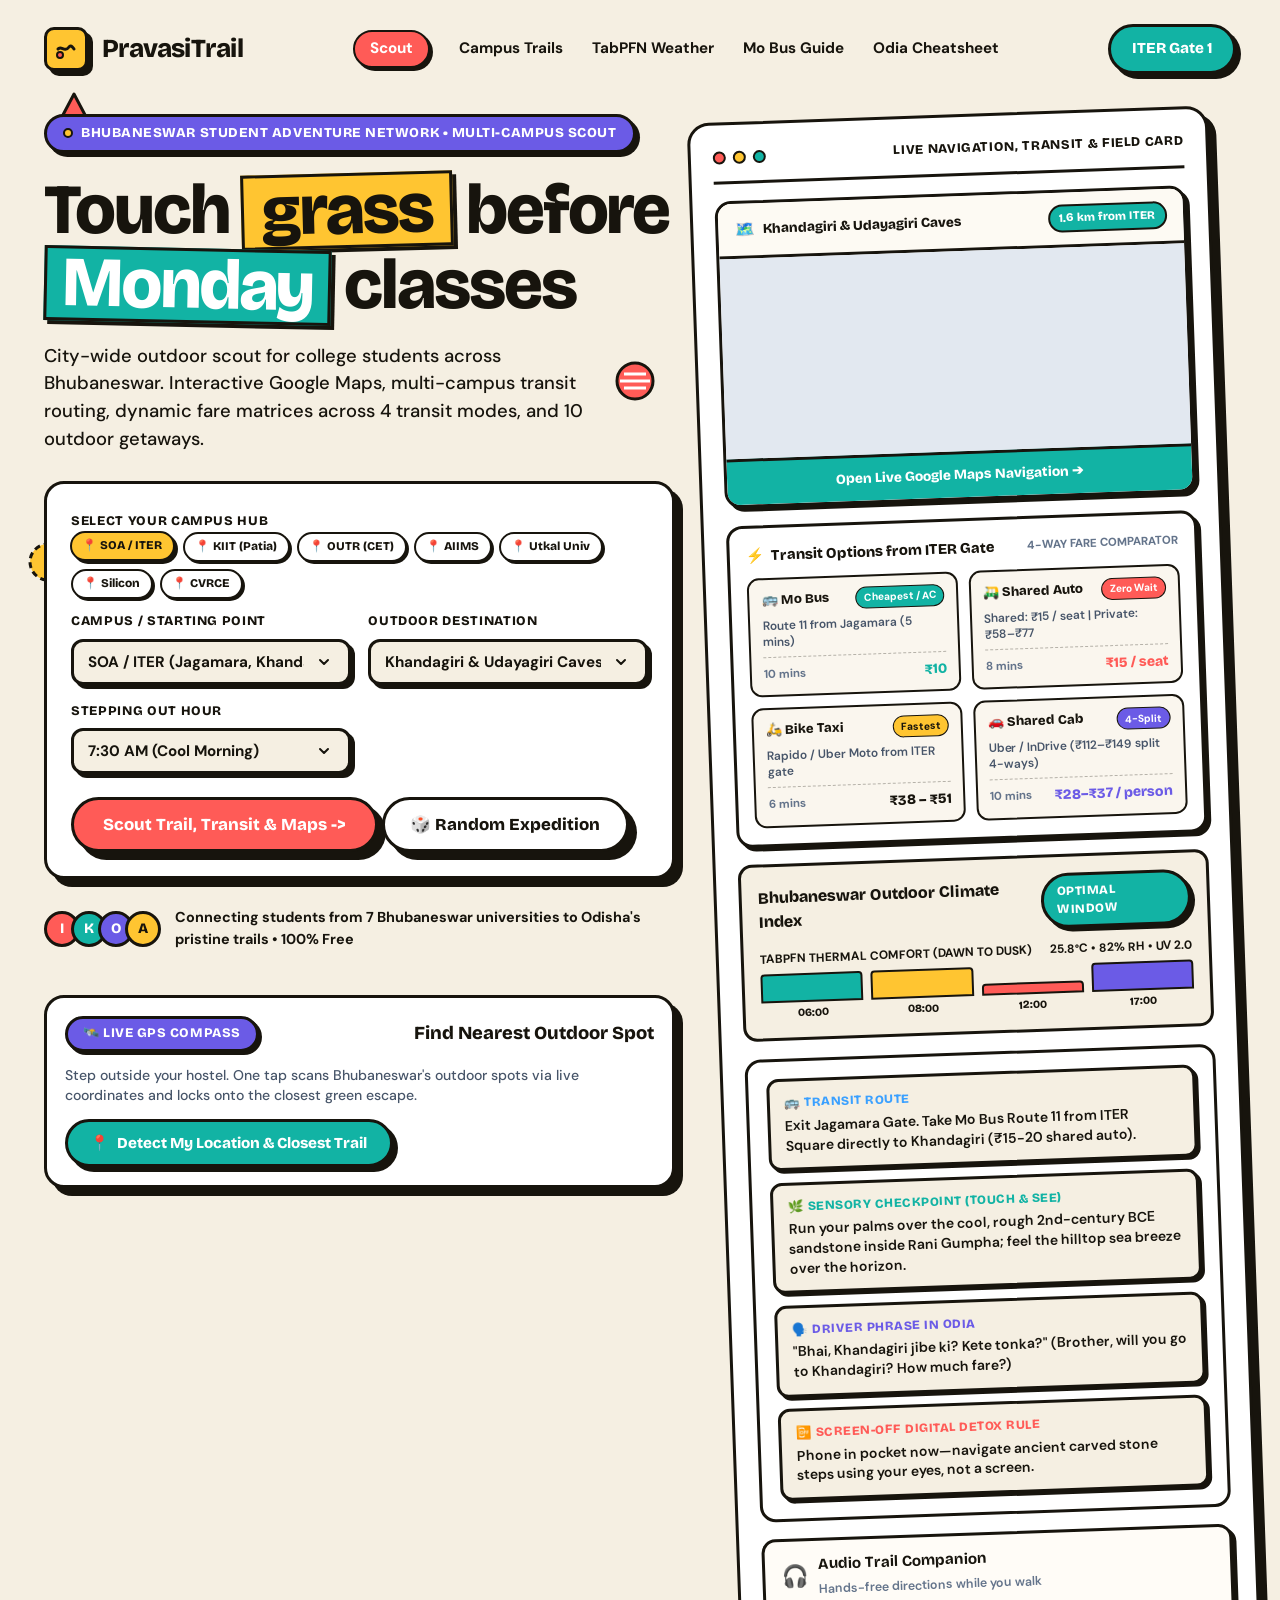
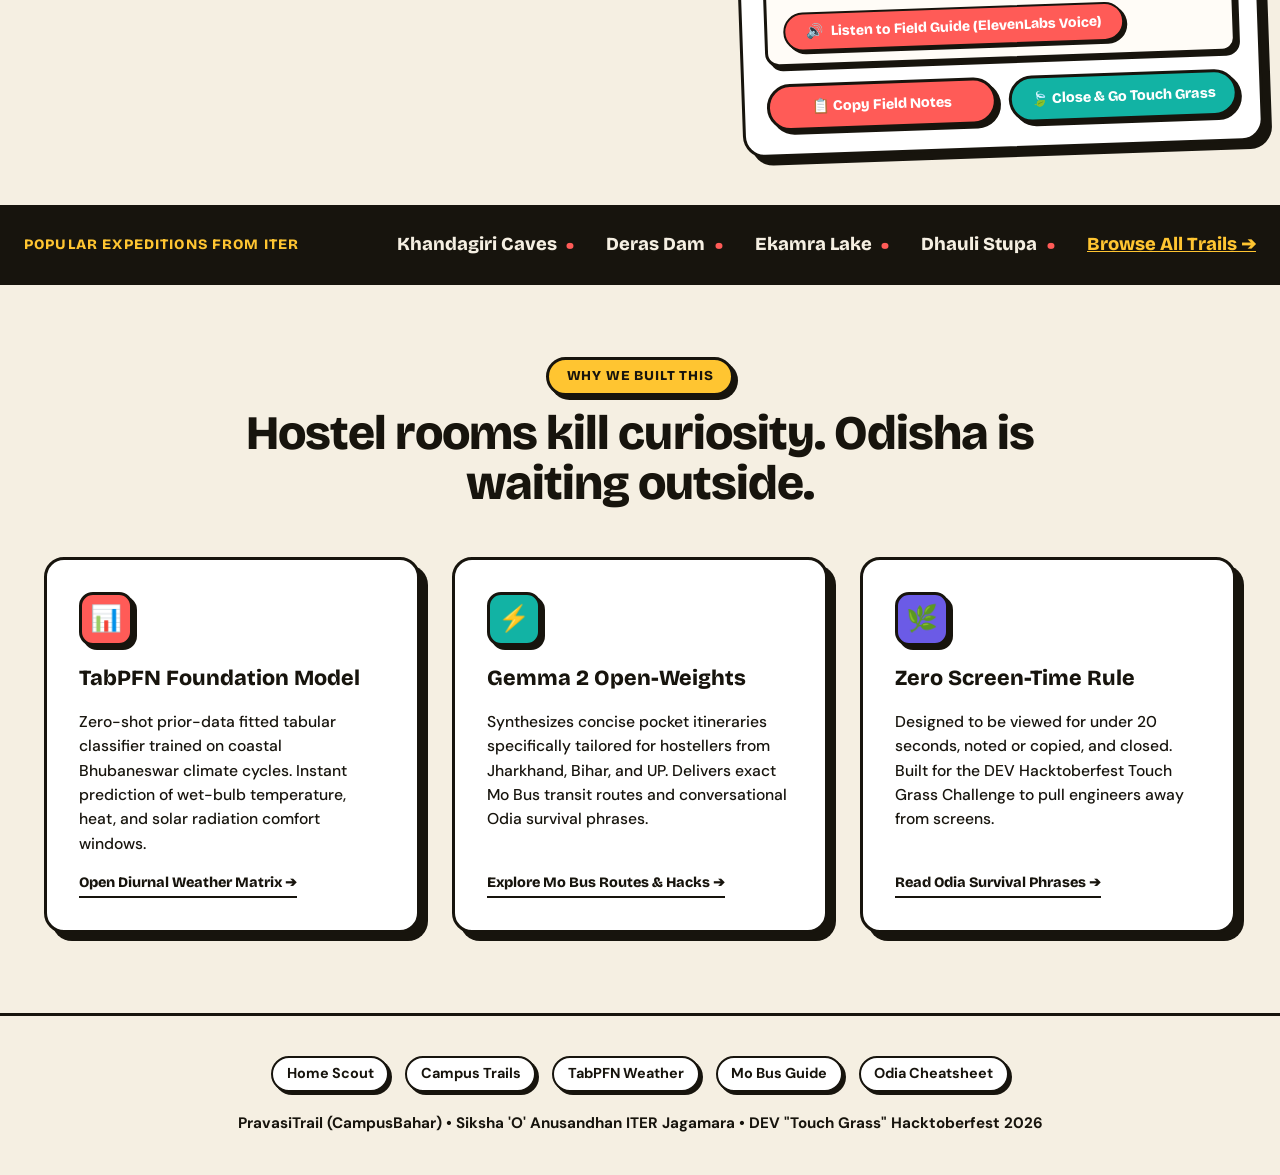
<file: static/index.html>
<!DOCTYPE html>
<html lang="en">

<head>
  <meta charset="UTF-8">
  <meta name="viewport" content="width=device-width, initial-scale=1.0">
  <title>PravasiTrail | CampusBahar - Touch Grass Before Monday Classes</title>
  <link rel="preconnect" href="https://fonts.googleapis.com">
  <link rel="preconnect" href="https://fonts.gstatic.com" crossorigin>
  <link
    href="https://fonts.googleapis.com/css2?family=Bricolage+Grotesque:opsz,wght@12..96,700;12..96,800&family=DM+Sans:wght@400;500;700&display=swap"
    rel="stylesheet">
  <link rel="stylesheet" href="style.css">
  <style>
    /* =========================================================
       1. MEMPHIS / POSTMODERN DESIGN SYSTEM TOKENS
       ========================================================= */
    :root {
      --bg-cream: #f5efe2;
      --ink: #17140d;
      --teal: #12b3a4;
      --coral: #ff5b57;
      --mustard: #ffc531;
      --violet: #6b5be6;
      --sky: #3aa0ff;
      --white: #ffffff;

      --font-display: 'Bricolage Grotesque', -apple-system, BlinkMacSystemFont, sans-serif;
      --font-body: 'DM Sans', -apple-system, BlinkMacSystemFont, sans-serif;

      --border-hard: 3px solid #17140d;
      --shadow-lg: 8px 8px 0 #17140d;
      --shadow-md: 5px 5px 0 #17140d;
      --shadow-sm: 4px 4px 0 #17140d;
      --shadow-active: 2px 2px 0 #17140d;
    }

    * {
      box-sizing: border-box;
      margin: 0;
      padding: 0;
    }

    body {
      background-color: var(--bg-cream);
      color: var(--ink);
      font-family: var(--font-body);
      min-height: 100vh;
      overflow-x: hidden;
      position: relative;
      line-height: 1.5;
    }

    /* Selection */
    ::selection {
      background: var(--mustard);
      color: var(--ink);
    }

    /* =========================================================
       2. ANIMATED MEMPHIS CONFETTI (CSS KEYFRAMES ONLY)
       ========================================================= */
    @keyframes drift {
      0% {
        transform: translateY(0px) rotate(0deg);
      }

      50% {
        transform: translateY(-24px) rotate(15deg);
      }

      100% {
        transform: translateY(0px) rotate(0deg);
      }
    }

    @keyframes spin {
      0% {
        transform: rotate(0deg);
      }

      100% {
        transform: rotate(360deg);
      }
    }

    @keyframes sway {
      0% {
        transform: translateX(0px) rotate(0deg);
      }

      50% {
        transform: translateX(18px) rotate(-10deg);
      }

      100% {
        transform: translateX(0px) rotate(0deg);
      }
    }

    @keyframes bob {
      0% {
        transform: translateY(0px);
      }

      50% {
        transform: translateY(-16px);
      }

      100% {
        transform: translateY(0px);
      }
    }

    .confetti-layer {
      position: absolute;
      top: 0;
      left: 0;
      width: 100%;
      height: 100%;
      pointer-events: none;
      z-index: 0;
      overflow: hidden;
    }

    .confetti-item {
      position: absolute;
      pointer-events: none;
      display: inline-block;
    }

    /* Positions & Animations of 8-10 Shapes */
    .c-tri-coral {
      top: 90px;
      left: 4%;
      animation: drift 7s ease-in-out infinite;
    }

    .c-arc-teal {
      top: 220px;
      right: 6%;
      animation: sway 9s ease-in-out infinite;
    }

    .c-dots-mustard {
      top: 540px;
      left: 2%;
      animation: bob 6s ease-in-out infinite;
    }

    .c-plus-violet {
      top: 130px;
      right: 28%;
      animation: spin 14s linear infinite;
    }

    .c-squiggle-black {
      top: 470px;
      right: 4%;
      animation: sway 8s ease-in-out infinite;
    }

    .c-half-mustard {
      top: 780px;
      left: 12%;
      animation: drift 10s ease-in-out infinite;
    }

    .c-zigzag-sky {
      top: 860px;
      right: 15%;
      animation: bob 7s ease-in-out infinite;
    }

    .c-striped-coral {
      top: 360px;
      left: 48%;
      animation: spin 20s linear infinite;
    }

    /* =========================================================
       3. NAVIGATION BAR
       ========================================================= */
    .nav-container {
      position: relative;
      z-index: 10;
      max-width: 1240px;
      margin: 0 auto;
      padding: 1.5rem 1.5rem 1rem;
      display: flex;
      align-items: center;
      justify-content: space-between;
      gap: 1rem;
    }

    .brand-wrap,
    .nav-brand {
      display: flex;
      align-items: center;
      gap: 0.85rem;
      text-decoration: none;
      color: var(--ink);
    }

    .brand-tile,
    .logo-box {
      width: 44px;
      height: 44px;
      background: var(--mustard);
      border: var(--border-hard);
      box-shadow: var(--shadow-md);
      border-radius: 10px;
      display: flex;
      align-items: center;
      justify-content: center;
      transition: transform 0.15s ease, box-shadow 0.15s ease;
    }

    .brand-tile:hover,
    .logo-box:hover {
      transform: translate(2px, 2px);
      box-shadow: var(--shadow-active);
    }

    .brand-tile svg,
    .logo-box svg {
      width: 24px;
      height: 24px;
    }

    .brand-name,
    .brand-text,
    .nav-brand span {
      font-family: var(--font-display);
      font-weight: 800;
      font-size: 26px;
      letter-spacing: -0.02em;
    }

    .nav-links {
      display: flex;
      align-items: center;
      gap: 1.8rem;
      list-style: none;
    }

    .nav-links a,
    .nav-link {
      color: var(--ink);
      font-weight: 700;
      font-size: 0.95rem;
      text-decoration: none;
      transition: color 0.15s ease;
    }

    .nav-links a:hover,
    .nav-link:hover {
      color: var(--coral);
      text-decoration: underline;
      text-underline-offset: 4px;
    }

    .nav-link.active,
    .nav-links a.active,
    .mobile-nav-link.active {
      background: #ff5b57 !important;
      color: #ffffff !important;
      box-shadow: 3px 3px 0 #17140d !important;
      border: 2px solid #17140d !important;
      border-radius: 9999px !important;
      padding: 0.35rem 0.95rem !important;
      text-decoration: none !important;
      font-weight: 800 !important;
    }

    .btn-gate,
    .nav-cta-btn {
      background: var(--teal);
      color: var(--white);
      font-family: var(--font-display);
      font-weight: 800;
      font-size: 0.95rem;
      padding: 0.65rem 1.3rem;
      border: var(--border-hard);
      box-shadow: var(--shadow-md);
      border-radius: 9999px;
      cursor: pointer;
      text-decoration: none;
      display: inline-flex;
      align-items: center;
      gap: 0.4rem;
      transition: transform 0.15s ease, box-shadow 0.15s ease;
    }

    .btn-gate:hover,
    .nav-cta-btn:hover {
      transform: translate(3px, 3px);
      box-shadow: var(--shadow-active);
    }

    /* =========================================================
       4. HERO LAYOUT & COLUMNS
       ========================================================= */
    .hero-section {
      position: relative;
      z-index: 1;
      max-width: 1240px;
      margin: 1.5rem auto 3.5rem;
      padding: 0 1.5rem;
      display: grid;
      grid-template-columns: 1.15fr 0.95fr;
      gap: 2.5rem;
      align-items: start;
    }

    /* Left Column */
    .hero-left {
      display: flex;
      flex-direction: column;
      gap: 1.25rem;
    }

    .eyebrow-pill {
      align-self: flex-start;
      background: var(--violet);
      color: var(--white);
      border: var(--border-hard);
      box-shadow: var(--shadow-sm);
      border-radius: 9999px;
      padding: 0.4rem 1rem;
      font-family: var(--font-display);
      font-size: 0.85rem;
      font-weight: 800;
      letter-spacing: 0.04em;
      display: inline-flex;
      align-items: center;
      gap: 0.5rem;
    }

    .eyebrow-dot {
      width: 10px;
      height: 10px;
      background: var(--mustard);
      border: 2px solid var(--ink);
      border-radius: 50%;
    }

    .hero-headline {
      font-family: var(--font-display);
      font-size: clamp(2.8rem, 5.5vw, 4.5rem);
      font-weight: 800;
      line-height: 0.98;
      letter-spacing: -0.03em;
      color: var(--ink);
    }

    /* Marker Highlight Bars (Solid Fills Only) */
    .hl-grass {
      display: inline-block;
      background: var(--mustard);
      border: var(--border-hard);
      padding: 0 0.25em;
      transform: rotate(-1.5deg);
      box-shadow: 4px 4px 0 var(--ink);
    }

    .hl-monday {
      display: inline-block;
      background: var(--teal);
      color: var(--white);
      border: var(--border-hard);
      padding: 0 0.22em;
      transform: rotate(1.2deg);
      box-shadow: 4px 4px 0 var(--ink);
    }

    .hero-lead {
      font-size: 1.15rem;
      color: var(--ink);
      font-weight: 500;
      max-width: 580px;
    }

    /* Scout Form Card */
    .scout-card {
      background: var(--white);
      border: var(--border-hard);
      box-shadow: var(--shadow-lg);
      border-radius: 20px;
      padding: 1.5rem;
      margin-top: 0.5rem;
    }

    .form-grid {
      display: grid;
      grid-template-columns: repeat(auto-fit, minmax(220px, 1fr));
      gap: 1.1rem;
      margin-bottom: 1.4rem;
    }

    .form-group {
      display: flex;
      flex-direction: column;
      gap: 0.4rem;
    }

    .form-label {
      font-family: var(--font-display);
      font-size: 0.82rem;
      font-weight: 800;
      text-transform: uppercase;
      letter-spacing: 0.05em;
    }

    select,
    input,
    textarea,
    .memphis-select {
      width: 100%;
      outline: none !important;
      border: 3px solid #17140d !important;
      background-color: #f5efe2 !important;
      color: #17140d !important;
      box-shadow: 4px 4px 0 #17140d !important;
      -webkit-appearance: none !important;
      -moz-appearance: none !important;
      appearance: none !important;
      border-radius: 12px;
      padding: 10px 14px;
      font-family: var(--font-body);
      font-weight: 700;
      font-size: 0.95rem;
      cursor: pointer;
      background-image: url("data:image/svg+xml,%3Csvg xmlns='http://www.w3.org/2000/svg' width='16' height='16' viewBox='0 0 24 24' fill='none' stroke='%2317140d' stroke-width='3' stroke-linecap='round' stroke-linejoin='round'%3E%3Cpath d='m6 9 6 6 6-6'/%3E%3C/svg%3E") !important;
      background-repeat: no-repeat !important;
      background-position: right 1rem center !important;
      transition: transform 0.15s ease, box-shadow 0.15s ease;
    }

    select:focus,
    input:focus,
    textarea:focus,
    .memphis-select:focus {
      outline: none !important;
      border-color: #17140d !important;
      box-shadow: 4px 4px 0 #17140d !important;
      background-color: #ffffff !important;
    }

    option {
      outline: none !important;
      -webkit-appearance: none !important;
      -moz-appearance: none !important;
      appearance: none !important;
      background-color: #f5efe2 !important;
      color: #17140d !important;
      padding: 10px 14px !important;
      font-weight: 700 !important;
      border: none !important;
    }

    optgroup {
      outline: none !important;
      background-color: #ede5d5 !important;
      color: #17140d !important;
      font-weight: 800 !important;
      font-family: var(--font-display) !important;
      padding: 8px 10px !important;
    }

    padding: 8px 10px !important;
    }

    /* Dual CTA Row */
    .cta-row {
      display: flex;
      align-items: center;
      gap: 1rem;
      flex-wrap: wrap;
    }

    .btn-primary {
      background: var(--coral);
      color: var(--white);
      font-family: var(--font-display);
      font-weight: 800;
      font-size: 1.05rem;
      padding: 0.9rem 1.8rem;
      border: var(--border-hard);
      box-shadow: var(--shadow-lg);
      border-radius: 9999px;
      cursor: pointer;
      display: inline-flex;
      align-items: center;
      gap: 0.5rem;
      transition: transform 0.15s ease, box-shadow 0.15s ease;
      text-decoration: none;
    }

    .btn-primary:hover {
      transform: translate(3px, 3px);
      box-shadow: var(--shadow-active);
    }

    .btn-primary:active {
      transform: translate(4px, 4px);
      box-shadow: 0 0 0 #17140d;
    }

    .btn-primary:disabled {
      opacity: 0.7;
      cursor: not-allowed;
      transform: none;
    }

    .btn-ghost {
      background: var(--white);
      color: var(--ink);
      font-family: var(--font-display);
      font-weight: 800;
      font-size: 1.05rem;
      padding: 0.9rem 1.6rem;
      border: var(--border-hard);
      box-shadow: var(--shadow-lg);
      border-radius: 9999px;
      cursor: pointer;
      display: inline-flex;
      align-items: center;
      gap: 0.4rem;
      transition: transform 0.15s ease, box-shadow 0.15s ease;
    }

    .btn-ghost:hover {
      transform: translate(3px, 3px);
      box-shadow: var(--shadow-active);
      background: var(--mustard);
    }

    /* Trust Row */
    .trust-row {
      display: flex;
      align-items: center;
      gap: 0.9rem;
      margin-top: 0.5rem;
    }

    .avatar-stack {
      display: flex;
      align-items: center;
    }

    .avatar-circle {
      width: 36px;
      height: 36px;
      border-radius: 50%;
      border: var(--border-hard);
      display: flex;
      align-items: center;
      justify-content: center;
      font-family: var(--font-display);
      font-weight: 800;
      font-size: 0.9rem;
      color: var(--white);
      margin-left: -9px;
    }

    .avatar-circle:first-child {
      margin-left: 0;
    }

    .av-coral {
      background: var(--coral);
    }

    .av-teal {
      background: var(--teal);
    }

    .av-violet {
      background: var(--violet);
    }

    .av-mustard {
      background: var(--mustard);
      color: var(--ink);
    }

    .trust-text {
      font-size: 0.9rem;
      font-weight: 700;
      color: var(--ink);
    }

    /* Right Column (Tilted Live Output Dashboard Mockup) */
    .hero-right {
      position: relative;
    }

    .tilted-dashboard {
      background: var(--white);
      border: var(--border-hard);
      box-shadow: var(--shadow-lg);
      border-radius: 22px;
      padding: 1.4rem;
      transform: rotate(-2deg);
      transition: transform 0.3s ease;
    }

    .tilted-dashboard:hover {
      transform: rotate(0deg);
    }

    /* Chrome Header */
    .chrome-bar {
      display: flex;
      align-items: center;
      justify-content: space-between;
      border-bottom: var(--border-hard);
      padding-bottom: 0.85rem;
      margin-bottom: 1.1rem;
    }

    .traffic-dots {
      display: flex;
      gap: 7px;
    }

    .tdot {
      width: 13px;
      height: 13px;
      border-radius: 50%;
      border: 2px solid var(--ink);
    }

    .tdot-coral {
      background: var(--coral);
    }

    .tdot-mustard {
      background: var(--mustard);
    }

    .tdot-teal {
      background: var(--teal);
    }

    .chrome-title {
      font-family: var(--font-display);
      font-size: 0.82rem;
      font-weight: 800;
      text-transform: uppercase;
      letter-spacing: 0.05em;
    }

    /* Weather & Comfort Widget */
    .widget-box {
      background: var(--bg-cream);
      border: var(--border-hard);
      border-radius: 14px;
      padding: 1rem;
      margin-bottom: 1.1rem;
    }

    .widget-head {
      display: flex;
      align-items: center;
      justify-content: space-between;
      gap: 0.5rem;
      margin-bottom: 0.75rem;
    }

    .widget-title {
      font-family: var(--font-display);
      font-weight: 800;
      font-size: 1rem;
    }

    .comfort-badge {
      font-family: var(--font-display);
      font-weight: 800;
      font-size: 0.78rem;
      text-transform: uppercase;
      letter-spacing: 0.04em;
      padding: 0.35rem 0.85rem;
      border: var(--border-hard);
      box-shadow: var(--shadow-sm);
      border-radius: 9999px;
      background: var(--teal);
      color: var(--white);
    }

    .badge-optimal {
      background: var(--teal);
      color: var(--white);
    }

    .badge-moderate {
      background: var(--mustard);
      color: var(--ink);
    }

    .badge-avoid {
      background: var(--coral);
      color: var(--white);
    }

    /* TabPFN Probability Bar Chart */
    .chart-label {
      font-size: 0.75rem;
      font-weight: 700;
      text-transform: uppercase;
      color: var(--ink);
      margin-bottom: 0.35rem;
      display: flex;
      justify-content: space-between;
    }

    .bar-chart-row {
      display: grid;
      grid-template-columns: repeat(4, 1fr);
      gap: 0.5rem;
      align-items: flex-end;
      height: 48px;
      margin-top: 0.4rem;
    }

    .bar-col {
      display: flex;
      flex-direction: column;
      align-items: center;
      height: 100%;
      justify-content: flex-end;
    }

    .bar-fill {
      width: 100%;
      border: 2px solid var(--ink);
      border-radius: 4px 4px 0 0;
      transition: height 0.3s ease;
    }

    .bar-col span {
      font-size: 0.68rem;
      font-weight: 800;
      font-family: var(--font-display);
      margin-top: 3px;
    }

    .bar-1 {
      height: 95%;
      background: var(--teal);
    }

    .bar-2 {
      height: 80%;
      background: var(--mustard);
    }

    .bar-3 {
      height: 25%;
      background: var(--coral);
    }

    .bar-4 {
      height: 88%;
      background: var(--violet);
    }

    /* Pocket Guide Itinerary Output Box */
    .guide-box {
      border: var(--border-hard);
      border-radius: 16px;
      padding: 1.1rem;
      background: var(--white);
      margin-bottom: 1.1rem;
    }

    .guide-chip-grid {
      display: flex;
      flex-direction: column;
      gap: 0.7rem;
    }

    .memphis-chip {
      background: var(--bg-cream);
      border: var(--border-hard);
      box-shadow: 3px 3px 0 var(--ink);
      border-radius: 12px;
      padding: 0.75rem 0.9rem;
    }

    .chip-header {
      font-family: var(--font-display);
      font-weight: 800;
      font-size: 0.78rem;
      text-transform: uppercase;
      letter-spacing: 0.04em;
      margin-bottom: 0.25rem;
      display: flex;
      align-items: center;
      gap: 0.4rem;
    }

    .chip-transit .chip-header {
      color: var(--sky);
    }

    .chip-sensory .chip-header {
      color: var(--teal);
    }

    .chip-odia .chip-header {
      color: var(--violet);
    }

    .chip-screen .chip-header {
      color: var(--coral);
    }

    .chip-body {
      font-size: 0.88rem;
      font-weight: 600;
      color: var(--ink);
      line-height: 1.4;
    }

    /* Card Action Buttons */
    .card-actions {
      display: grid;
      grid-template-columns: 1fr 1fr;
      gap: 0.75rem;
    }

    .btn-card-copy {
      background: var(--coral);
      color: var(--white);
      font-family: var(--font-display);
      font-weight: 800;
      font-size: 0.9rem;
      padding: 0.75rem;
      border: var(--border-hard);
      box-shadow: var(--shadow-sm);
      border-radius: 9999px;
      cursor: pointer;
      text-align: center;
      transition: transform 0.15s ease, box-shadow 0.15s ease;
    }

    .btn-card-copy:hover {
      transform: translate(2px, 2px);
      box-shadow: var(--shadow-active);
    }

    .btn-card-detox {
      background: var(--teal);
      color: var(--white);
      font-family: var(--font-display);
      font-weight: 800;
      font-size: 0.9rem;
      padding: 0.75rem;
      border: var(--border-hard);
      box-shadow: var(--shadow-sm);
      border-radius: 9999px;
      cursor: pointer;
      text-align: center;
      transition: transform 0.15s ease, box-shadow 0.15s ease;
    }

    .btn-card-detox:hover {
      transform: translate(2px, 2px);
      box-shadow: var(--shadow-active);
    }

    /* Campus Quick Selector Pills */
    .campus-quick-chips {
      display: flex;
      gap: 0.45rem;
      flex-wrap: wrap;
      margin-bottom: 0.85rem;
    }

    .campus-pill {
      font-family: var(--font-display);
      font-weight: 800;
      font-size: 0.74rem;
      padding: 0.25rem 0.65rem;
      background: var(--white);
      border: 2px solid var(--ink);
      box-shadow: 2px 2px 0 var(--ink);
      border-radius: 9999px;
      cursor: pointer;
      color: var(--ink);
      transition: all 0.15s ease;
      user-select: none;
    }

    .campus-pill:hover,
    .campus-pill.active {
      background: var(--mustard);
      transform: translate(-1px, -1px);
      box-shadow: 3px 3px 0 var(--ink);
    }

    /* Interactive Google Maps Box */
    .map-container-box {
      border: var(--border-hard);
      border-radius: 16px;
      background: var(--white);
      box-shadow: var(--shadow-sm);
      overflow: hidden;
      margin-bottom: 1.1rem;
    }

    .map-header {
      padding: 0.75rem 1rem;
      background: #fdfaf3;
      border-bottom: var(--border-hard);
      display: flex;
      align-items: center;
      justify-content: space-between;
      flex-wrap: wrap;
      gap: 0.5rem;
    }

    .map-title-wrap {
      display: flex;
      align-items: center;
      gap: 0.5rem;
    }

    .map-dest-badge {
      font-family: var(--font-display);
      font-weight: 800;
      font-size: 0.85rem;
      color: var(--ink);
    }

    .map-dist-pill {
      background: var(--teal);
      color: var(--white);
      font-family: var(--font-display);
      font-weight: 800;
      font-size: 0.72rem;
      padding: 0.2rem 0.6rem;
      border-radius: 9999px;
      border: 2px solid var(--ink);
    }

    .map-iframe-wrap {
      width: 100%;
      height: 200px;
      position: relative;
      background: #e2e8f0;
    }

    .map-iframe-wrap iframe {
      width: 100%;
      height: 100%;
      border: 0;
    }

    .btn-map-nav {
      display: flex;
      align-items: center;
      justify-content: center;
      gap: 0.5rem;
      width: 100%;
      padding: 0.7rem 1rem;
      background: var(--teal);
      color: var(--white);
      font-family: var(--font-display);
      font-weight: 800;
      font-size: 0.86rem;
      text-decoration: none;
      border-top: var(--border-hard);
      transition: background 0.15s ease;
    }

    .btn-map-nav:hover {
      background: #0ea294;
    }

    /* Multi-Modal Transit Fare & Route Comparator */
    .transit-matrix-box {
      border: var(--border-hard);
      border-radius: 16px;
      background: var(--white);
      padding: 1rem;
      margin-bottom: 1.1rem;
      box-shadow: var(--shadow-sm);
    }

    .transit-matrix-head {
      display: flex;
      align-items: center;
      justify-content: space-between;
      margin-bottom: 0.75rem;
      flex-wrap: wrap;
      gap: 0.5rem;
    }

    .transit-matrix-title {
      font-family: var(--font-display);
      font-weight: 800;
      font-size: 0.92rem;
      display: flex;
      align-items: center;
      gap: 0.4rem;
    }

    .transit-grid {
      display: grid;
      grid-template-columns: repeat(2, 1fr);
      gap: 0.65rem;
    }

    @media (max-width: 540px) {
      .transit-grid {
        grid-template-columns: 1fr;
      }
    }

    .transit-card {
      border: 2px solid var(--ink);
      border-radius: 12px;
      padding: 0.65rem 0.75rem;
      background: #faf6ee;
      display: flex;
      flex-direction: column;
      justify-content: space-between;
      position: relative;
    }

    .transit-top {
      display: flex;
      align-items: center;
      justify-content: space-between;
      margin-bottom: 0.35rem;
      gap: 0.4rem;
    }

    .transit-name {
      font-family: var(--font-display);
      font-weight: 800;
      font-size: 0.82rem;
      display: flex;
      align-items: center;
      gap: 0.35rem;
    }

    .transit-badge {
      font-size: 0.64rem;
      font-weight: 800;
      padding: 0.15rem 0.45rem;
      border-radius: 9999px;
      border: 1.5px solid var(--ink);
      color: var(--ink);
      white-space: nowrap;
    }

    .transit-route-text {
      font-size: 0.75rem;
      font-weight: 600;
      color: #475569;
      line-height: 1.35;
      margin-bottom: 0.45rem;
    }

    .transit-bottom {
      display: flex;
      align-items: center;
      justify-content: space-between;
      padding-top: 0.35rem;
      border-top: 1px dashed rgba(23, 20, 13, 0.3);
      margin-top: auto;
    }

    .transit-time {
      font-size: 0.72rem;
      font-weight: 700;
      color: #64748b;
    }

    .transit-fare {
      font-family: var(--font-display);
      font-weight: 800;
      font-size: 0.88rem;
      color: var(--ink);
    }

    /* =========================================================
       5. FULL-BLEED BLACK CAMPUS STRIP
       ========================================================= */
    .campus-strip {
      background: var(--ink);
      color: var(--white);
      border-top: var(--border-hard);
      border-bottom: var(--border-hard);
      padding: 1.25rem 1.5rem;
      display: flex;
      align-items: center;
      justify-content: space-between;
      gap: 1.5rem;
      overflow-x: auto;
      white-space: nowrap;
    }

    .strip-label {
      font-family: var(--font-display);
      font-weight: 800;
      font-size: 0.9rem;
      color: var(--mustard);
      letter-spacing: 0.08em;
      text-transform: uppercase;
      flex-shrink: 0;
    }

    .strip-items {
      display: flex;
      align-items: center;
      gap: 2rem;
      list-style: none;
    }

    .strip-items li {
      font-family: var(--font-display);
      font-weight: 800;
      font-size: 1.15rem;
      color: var(--bg-cream);
      display: flex;
      align-items: center;
      gap: 0.6rem;
    }

    .strip-dot {
      color: var(--coral);
      font-size: 1.4rem;
    }

    /* =========================================================
       6. THREE-UP FEATURES SECTION
       ========================================================= */
    .features-section {
      max-width: 1240px;
      margin: 4.5rem auto 5rem;
      padding: 0 1.5rem;
      text-align: center;
    }

    .features-eyebrow {
      display: inline-block;
      background: var(--mustard);
      color: var(--ink);
      border: var(--border-hard);
      box-shadow: var(--shadow-sm);
      border-radius: 9999px;
      padding: 0.4rem 1.1rem;
      font-family: var(--font-display);
      font-weight: 800;
      font-size: 0.85rem;
      letter-spacing: 0.06em;
      text-transform: uppercase;
      margin-bottom: 0.75rem;
    }

    .features-headline {
      font-family: var(--font-display);
      font-size: clamp(2rem, 3.8vw, 3rem);
      font-weight: 800;
      letter-spacing: -0.02em;
      line-height: 1.05;
      max-width: 800px;
      margin: 0 auto 3rem;
    }

    .features-grid {
      display: grid;
      grid-template-columns: repeat(auto-fit, minmax(300px, 1fr));
      gap: 2rem;
      text-align: left;
    }

    .feature-card {
      background: var(--white);
      border: var(--border-hard);
      box-shadow: var(--shadow-lg);
      border-radius: 20px;
      padding: 2rem;
      display: flex;
      flex-direction: column;
      gap: 1rem;
      transition: transform 0.2s ease, box-shadow 0.2s ease;
    }

    .feature-card:hover {
      transform: translate(-3px, -3px);
      box-shadow: 11px 11px 0 var(--ink);
    }

    .feature-chip-icon {
      width: 54px;
      height: 54px;
      border: var(--border-hard);
      box-shadow: var(--shadow-sm);
      border-radius: 14px;
      display: flex;
      align-items: center;
      justify-content: center;
      font-size: 1.6rem;
    }

    .chip-icon-coral {
      background: var(--coral);
      color: var(--white);
    }

    .chip-icon-teal {
      background: var(--teal);
      color: var(--white);
    }

    .chip-icon-violet {
      background: var(--violet);
      color: var(--white);
    }

    .feature-title {
      font-family: var(--font-display);
      font-size: 1.35rem;
      font-weight: 800;
      color: var(--ink);
    }

    .feature-desc {
      font-size: 0.98rem;
      color: var(--ink);
      font-weight: 500;
      line-height: 1.55;
    }

    /* Footer */
    footer {
      border-top: var(--border-hard);
      background: var(--bg-cream);
      padding: 2.5rem 1.5rem;
      text-align: center;
      font-weight: 700;
      font-size: 0.95rem;
    }

    .footer-nav {
      display: flex;
      justify-content: center;
      gap: 1rem;
      flex-wrap: wrap;
      margin-bottom: 1.25rem;
    }

    .footer-nav a {
      color: var(--ink);
      font-weight: 700;
      text-decoration: none;
      font-size: 0.9rem;
      border: 2px solid var(--ink);
      background: var(--white);
      padding: 0.35rem 0.85rem;
      border-radius: 9999px;
      box-shadow: 3px 3px 0 var(--ink);
      transition: transform 0.15s ease, box-shadow 0.15s ease;
    }

    .footer-nav a:hover {
      transform: translate(2px, 2px);
      box-shadow: 1px 1px 0 var(--ink);
      background: var(--mustard);
    }

    .feature-action-link {
      margin-top: auto;
      align-self: flex-start;
      font-family: var(--font-display);
      font-weight: 800;
      font-size: 0.9rem;
      color: var(--ink);
      text-decoration: none;
      border-bottom: 2px solid var(--ink);
      padding-bottom: 2px;
      transition: color 0.15s ease;
    }

    .feature-action-link:hover {
      color: var(--coral);
    }

    .mobile-nav-bar {
      display: none;
    }

    /* Toast */
    .memphis-toast {
      position: fixed;
      bottom: 2rem;
      left: 50%;
      transform: translateX(-50%) translateY(100px);
      background: var(--mustard);
      color: var(--ink);
      border: var(--border-hard);
      box-shadow: var(--shadow-lg);
      font-family: var(--font-display);
      font-weight: 800;
      font-size: 1rem;
      padding: 0.8rem 1.8rem;
      border-radius: 9999px;
      z-index: 9999;
      opacity: 0;
      transition: all 0.25s cubic-bezier(0.16, 1, 0.3, 1);
      pointer-events: none;
    }

    .memphis-toast.show {
      transform: translateX(-50%) translateY(0);
      opacity: 1;
    }

    /* Sticky Bottom ElevenLabs Audio Player Bar */
    .audio-player-toast {
      position: fixed;
      bottom: 24px;
      left: 50%;
      transform: translateX(-50%) translateY(140px);
      background: var(--mustard);
      color: var(--ink);
      border: var(--border-hard);
      box-shadow: var(--shadow-lg);
      border-radius: 9999px;
      padding: 0.75rem 1.6rem;
      display: flex;
      align-items: center;
      gap: 1.25rem;
      z-index: 9999;
      opacity: 0;
      pointer-events: none;
      transition: all 0.3s cubic-bezier(0.16, 1, 0.3, 1);
      max-width: min(650px, 94vw);
      box-sizing: border-box;
    }

    .audio-player-toast.active {
      transform: translateX(-50%) translateY(0);
      opacity: 1;
      pointer-events: auto;
    }

    .audio-toast-info {
      display: flex;
      align-items: center;
      gap: 0.65rem;
      min-width: 0;
      flex: 1;
    }

    .audio-toast-icon {
      font-size: 1.5rem;
      animation: pulse-audio 1.5s infinite ease-in-out;
    }

    @keyframes pulse-audio {

      0%,
      100% {
        transform: scale(1);
      }

      50% {
        transform: scale(1.15);
      }
    }

    .audio-toast-text {
      display: flex;
      flex-direction: column;
      min-width: 0;
    }

    .audio-toast-title {
      font-family: var(--font-display);
      font-weight: 800;
      font-size: 0.95rem;
      white-space: nowrap;
      overflow: hidden;
      text-overflow: ellipsis;
    }

    .audio-toast-subtitle {
      font-size: 0.76rem;
      font-weight: 600;
      color: #334155;
      white-space: nowrap;
      overflow: hidden;
      text-overflow: ellipsis;
    }

    .audio-toast-controls {
      display: flex;
      align-items: center;
      gap: 0.6rem;
      flex-shrink: 0;
    }

    .btn-audio-ctrl {
      background: var(--white);
      color: var(--ink);
      border: 2px solid var(--ink);
      box-shadow: 3px 3px 0 var(--ink);
      border-radius: 9999px;
      padding: 0.4rem 0.85rem;
      font-family: var(--font-display);
      font-weight: 800;
      font-size: 0.82rem;
      cursor: pointer;
      display: inline-flex;
      align-items: center;
      gap: 0.35rem;
      transition: transform 0.15s ease, box-shadow 0.15s ease;
    }

    .btn-audio-ctrl:hover {
      transform: translate(2px, 2px);
      box-shadow: 1px 1px 0 var(--ink);
      background: var(--bg-cream);
    }

    .btn-audio-stop {
      background: var(--coral) !important;
      color: var(--white) !important;
    }

    /* Responsive */
    @media (max-width: 960px) {
      .hero-section {
        grid-template-columns: 1fr;
      }

      .nav-links {
        display: none;
      }

      .tilted-dashboard {
        transform: rotate(0deg);
        max-width: 600px;
        margin: 0 auto;
      }

      .mobile-nav-bar {
        display: flex;
        align-items: center;
        justify-content: center;
        gap: 0.6rem;
        flex-wrap: wrap;
        margin: 0.5rem auto 1.5rem;
        padding: 0 1rem;
        position: relative;
        z-index: 10;
      }

      .mobile-nav-link {
        font-family: var(--font-display);
        font-weight: 800;
        font-size: 0.82rem;
        color: var(--ink);
        text-decoration: none;
        background: var(--white);
        border: 2px solid var(--ink);
        box-shadow: 3px 3px 0 var(--ink);
        padding: 0.35rem 0.75rem;
        border-radius: 9999px;
      }

      .mobile-nav-link:hover {
        background: var(--mustard);
      }
    }
  </style>
</head>

<body>

  <!-- BACKGROUND CONFETTI (CSS KEYFRAMES ONLY) -->
  <div class="confetti-layer" aria-hidden="true">
    <!-- Coral Triangle -->
    <svg class="confetti-item c-tri-coral" width="46" height="46" viewBox="0 0 46 46">
      <polygon points="23,4 42,40 4,40" fill="#ff5b57" stroke="#17140d" stroke-width="3" stroke-linejoin="round" />
    </svg>
    <!-- Teal Quarter Arc -->
    <svg class="confetti-item c-arc-teal" width="56" height="56" viewBox="0 0 56 56">
      <path d="M4 52 A48 48 0 0 1 52 4 L52 52 Z" fill="#12b3a4" stroke="#17140d" stroke-width="3" />
    </svg>
    <!-- Mustard Dotted Circle -->
    <svg class="confetti-item c-dots-mustard" width="44" height="44" viewBox="0 0 44 44">
      <circle cx="22" cy="22" r="18" fill="#ffc531" stroke="#17140d" stroke-width="3" stroke-dasharray="6,4" />
    </svg>
    <!-- Violet Spinning Plus -->
    <svg class="confetti-item c-plus-violet" width="40" height="40" viewBox="0 0 40 40">
      <rect x="14" y="2" width="12" height="36" fill="#6b5be6" stroke="#17140d" stroke-width="3" />
      <rect x="2" y="14" width="36" height="12" fill="#6b5be6" stroke="#17140d" stroke-width="3" />
    </svg>
    <!-- Black Bacteria Squiggle -->
    <svg class="confetti-item c-squiggle-black" width="68" height="34" viewBox="0 0 68 34">
      <path d="M4 17 Q 16 0, 28 17 T 52 17 T 64 17" fill="none" stroke="#17140d" stroke-width="4"
        stroke-linecap="round" />
    </svg>
    <!-- Mustard Half Circle -->
    <svg class="confetti-item c-half-mustard" width="52" height="30" viewBox="0 0 52 30">
      <path d="M3 27 A23 23 0 0 1 49 27 Z" fill="#ffc531" stroke="#17140d" stroke-width="3" />
    </svg>
    <!-- Sky Blue Zigzag -->
    <svg class="confetti-item c-zigzag-sky" width="54" height="36" viewBox="0 0 54 36">
      <polyline points="4,28 16,8 28,28 40,8 50,28" fill="none" stroke="#3aa0ff" stroke-width="4" stroke-linecap="round"
        stroke-linejoin="round" />
    </svg>
    <!-- Coral Striped Circle -->
    <svg class="confetti-item c-striped-coral" width="42" height="42" viewBox="0 0 42 42">
      <circle cx="21" cy="21" r="18" fill="#ff5b57" stroke="#17140d" stroke-width="3" />
      <line x1="10" y1="14" x2="32" y2="14" stroke="#ffffff" stroke-width="3" />
      <line x1="6" y1="21" x2="36" y2="21" stroke="#ffffff" stroke-width="3" />
      <line x1="10" y1="28" x2="32" y2="28" stroke="#ffffff" stroke-width="3" />
    </svg>
  </div>

  <!-- NAVIGATION BAR -->
  <nav class="nav-container">
    <a href="/" class="nav-brand">
      <div class="logo-box">
        <svg width="24" height="24" viewBox="0 0 24 24" fill="none">
          <path d="M4 12C7 8 11 16 15 10C17 7 20 12 20 12" stroke="#17140d" stroke-width="3" stroke-linecap="round" />
          <circle cx="6" cy="18" r="3" fill="#ff5b57" stroke="#17140d" stroke-width="2" />
        </svg>
      </div>
      <span class="brand-text">PravasiTrail</span>
    </a>

    <div class="nav-links">
      <a href="/" class="nav-link active">Scout</a>
      <a href="/trails" class="nav-link">Campus Trails</a>
      <a href="/weather" class="nav-link">TabPFN Weather</a>
      <a href="/mobus" class="nav-link">Mo Bus Guide</a>
      <a href="/odia" class="nav-link">Odia Cheatsheet</a>
    </div>

    <a href="/" class="nav-cta-btn">ITER Gate 1</a>
  </nav>

  <!-- Mobile Quick Navigation Bar -->
  <div class="mobile-nav-bar">
    <a href="/" class="mobile-nav-link active">🏠 Scout</a>
    <a href="/trails" class="mobile-nav-link">🚶 Trails</a>
    <a href="/weather" class="mobile-nav-link">☀️ Weather</a>
    <a href="/mobus" class="mobile-nav-link">🚌 Mo Bus</a>
    <a href="/odia" class="mobile-nav-link">🗣️ Odia</a>
  </div>


  <!-- ASYMMETRIC HERO SECTION -->
  <main class="hero-section" id="scout-form">

    <!-- Left Column (Hostel-to-Trail Scout Form) -->
    <div class="hero-left">
      <div class="eyebrow-pill">
        <span class="eyebrow-dot"></span>
        <span>BHUBANESWAR STUDENT ADVENTURE NETWORK • MULTI-CAMPUS SCOUT</span>
      </div>

      <h1 class="hero-headline">
        Touch <span class="hl-grass">grass</span> before <span class="hl-monday">Monday</span> classes
      </h1>

      <p class="hero-lead">
        City-wide outdoor scout for college students across Bhubaneswar. Interactive Google Maps, multi-campus transit
        routing, dynamic fare matrices across 4 transit modes, and 10 outdoor getaways.
      </p>

      <!-- Interactive Scout Form Card -->
      <div class="scout-card">
        <!-- Campus Selector Quick Chips -->
        <label class="form-label" style="margin-bottom: 0.4rem;">Select Your Campus Hub</label>
        <div class="campus-quick-chips" id="campus-chips-container">
          <span class="campus-pill active" data-campus="iter" onclick="selectCampus('iter')">📍 SOA / ITER</span>
          <span class="campus-pill" data-campus="kiit" onclick="selectCampus('kiit')">📍 KIIT (Patia)</span>
          <span class="campus-pill" data-campus="outr" onclick="selectCampus('outr')">📍 OUTR (CET)</span>
          <span class="campus-pill" data-campus="aiims" onclick="selectCampus('aiims')">📍 AIIMS</span>
          <span class="campus-pill" data-campus="utkal" onclick="selectCampus('utkal')">📍 Utkal Univ</span>
          <span class="campus-pill" data-campus="silicon" onclick="selectCampus('silicon')">📍 Silicon</span>
          <span class="campus-pill" data-campus="cvraman" onclick="selectCampus('cvraman')">📍 CVRCE</span>
        </div>

        <div class="form-grid">
          <!-- Campus Dropdown -->
          <div class="form-group">
            <label class="form-label" for="campus-select">Campus / Starting Point</label>
            <select class="memphis-select" id="campus-select" onchange="syncCampusPills(this.value)">
              <option value="iter" selected>SOA / ITER (Jagamara, Khandagiri)</option>
              <option value="kiit">KIIT University (Patia / Kalarahanga)</option>
              <option value="outr">OUTR / CET (Ghatikia)</option>
              <option value="aiims">AIIMS Bhubaneswar (Sijua)</option>
              <option value="utkal">Utkal University (Vani Vihar)</option>
              <option value="silicon">Silicon University (Infocity)</option>
              <option value="cvraman">CV Raman Global Univ (Mahura / Janla)</option>
            </select>
          </div>

          <!-- Destination (Tripadvisor Top Rankings) -->
          <div class="form-group">
            <label class="form-label" for="dest-select">Outdoor Destination</label>
            <select class="memphis-select" id="dest-select" onchange="previewDestination()">
              <optgroup label="⛰️ Hills & Caves">
                <option value="khandagiri" selected>Khandagiri & Udayagiri Caves (Ancient Stone)</option>
                <option value="jayadev">Jayadev Vatika Forest Park (Streams & Trails)</option>
                <option value="barunei">Barunei Hill & Perennial Stream (Khordha)</option>
                <option value="atri">Atri Geothermal Sulfur Springs (Khordha Woods)</option>
              </optgroup>
              <optgroup label="🌊 Lakes & Reserves">
                <option value="deras">Deras & Jhumka Dam (Chandaka Sanctuary)</option>
                <option value="ekamra">Ekamra Kanan Botanical Lake (Nayapalli)</option>
                <option value="nandankanan">Nandankanan Botanical Garden (Kanjia Lake)</option>
                <option value="rprc">RPRC Cactus Garden & Forest Lake (Nayapalli)</option>
              </optgroup>
              <optgroup label="🛕 Heritage & Culture">
                <option value="dhauli">Dhauli Shanti Stupa & Daya Riverbank</option>
                <option value="bindusagar">Bindu Sagar Heritage Corridor (Old Town)</option>
                <option value="lingaraj">Lingaraj Temple Heritage Precinct (Ekamra Kshetra)</option>
                <option value="mukteswara">Mukteswara & Parasurameswara (10th-Century Torana)</option>
                <option value="tribal">Museum of Tribal Arts & Artifacts (CRPF Square)</option>
                <option value="kalabhoomi">Odisha Crafts Museum - Kala Bhoomi (Pokhariput)</option>
                <option value="sisupalgarh">Sisupalgarh 2000-Yr Fort Ruins (Dhauli Corridor)</option>
                <option value="ekamrahaat">Ekamra Haat & Native Tree Avenues (Unit-3)</option>
                <option value="chausathi">Chausathi Yogini Circular Temple (Hirapur)</option>
              </optgroup>
              <optgroup label="🌅 Open Horizons">
                <option value="kuakhai">Kuakhai Riverfront & Bali Jatra Grounds</option>
              </optgroup>
            </select>
          </div>

          <!-- Stepping Out Hour -->
          <div class="form-group">
            <label class="form-label" for="hour-select">Stepping Out Hour</label>
            <select class="memphis-select" id="hour-select">
              <option value="6">6:00 AM (Dawn Mist)</option>
              <option value="7" selected>7:30 AM (Cool Morning)</option>
              <option value="16">4:30 PM (Dusk Sea-Breeze)</option>
              <option value="12">12:00 PM (Noon Sun)</option>
            </select>
          </div>
        </div>

        <!-- Dual CTA Row -->
        <div class="cta-row">
          <button class="btn-primary" id="scout-btn" onclick="handleScoutSubmit()">
            <span>Scout Trail, Transit & Maps -&gt;</span>
          </button>
          <button class="btn-ghost" id="random-btn" onclick="handleRandomTrek()">
            <span>🎲 Random Expedition</span>
          </button>
        </div>
      </div>

      <!-- Trust Row -->
      <div class="trust-row">
        <div class="avatar-stack">
          <div class="avatar-circle av-coral">I</div>
          <div class="avatar-circle av-teal">K</div>
          <div class="avatar-circle av-violet">O</div>
          <div class="avatar-circle av-mustard">A</div>
        </div>
        <div class="trust-text">
          Connecting students from 7 Bhubaneswar universities to Odisha's pristine trails • 100% Free
        </div>
      </div>

      <!-- 🛰️ LIVE GPS PROXIMITY CARD -->
      <div class="gps-proximity-card" id="gps-pulse-card"
        style="margin-top: 1.5rem; background: #ffffff; border: 3px solid #17140d; box-shadow: 8px 8px 0 #17140d; border-radius: 20px; padding: 18px; display: flex; flex-direction: column; gap: 0.85rem;">
        <div style="display: flex; align-items: center; justify-content: space-between; gap: 0.5rem; flex-wrap: wrap;">
          <div
            style="display: inline-flex; align-items: center; gap: 0.4rem; background: #6b5be6; color: #ffffff; border: 3px solid #17140d; box-shadow: 3px 3px 0 #17140d; border-radius: 9999px; padding: 0.35rem 0.95rem; font-family: var(--font-display); font-size: 0.82rem; font-weight: 800; letter-spacing: 0.04em;">
            <span>🛰️ LIVE GPS COMPASS</span>
          </div>
          <strong
            style="font-family: var(--font-display); font-size: 1.15rem; font-weight: 800; color: var(--ink);">Find
            Nearest Outdoor Spot</strong>
        </div>
        <p style="font-size: 0.88rem; color: #475569; font-weight: 500; line-height: 1.4;">
          Step outside your hostel. One tap scans Bhubaneswar's outdoor spots via live coordinates and locks onto the
          closest green escape.
        </p>
        <div style="display: flex; align-items: center; gap: 0.75rem; flex-wrap: wrap;">
          <button class="btn-gps-detect" id="gps-detect-btn" onclick="handleDetectGpsLocation()"
            style="background: #12b3a4; color: #ffffff; border: 3px solid #17140d; box-shadow: 5px 5px 0 #17140d; border-radius: 9999px; padding: 0.75rem 1.4rem; font-family: var(--font-display); font-weight: 800; font-size: 0.95rem; cursor: pointer; display: inline-flex; align-items: center; gap: 0.5rem; transition: transform 0.15s ease, box-shadow 0.15s ease;">
            <span id="gps-icon">📍</span>
            <span id="gps-label">Detect My Location &amp; Closest Trail</span>
          </button>
        </div>
        <div id="gps-result"
          style="display: none; background: #faf6ee; border: 3px solid #17140d; box-shadow: 4px 4px 0 #17140d; border-radius: 12px; padding: 0.75rem 1rem; font-size: 0.88rem; font-weight: 700; color: var(--ink); line-height: 1.4;">
          <!-- Dynamic GPS status chip -->
        </div>
      </div>
    </div>

    <!-- Right Column (Live Output Dashboard Mockup) -->
    <div class="hero-right">
      <div class="tilted-dashboard">
        <!-- Chrome Bar -->
        <div class="chrome-bar">
          <div class="traffic-dots">
            <div class="tdot tdot-coral"></div>
            <div class="tdot tdot-mustard"></div>
            <div class="tdot tdot-teal"></div>
          </div>
          <div class="chrome-title" id="dashboard-chrome-title">Live Navigation, Transit & Field Card</div>
        </div>

        <!-- 1. Interactive Google Maps Embed Box -->
        <div class="map-container-box" id="map-box">
          <div class="map-header">
            <div class="map-title-wrap">
              <span>🗺️</span>
              <span class="map-dest-badge" id="map-dest-title">Khandagiri & Udayagiri Caves</span>
            </div>
            <span class="map-dist-pill" id="map-dist-pill">3.5 km from ITER</span>
          </div>
          <div class="map-iframe-wrap">
            <iframe id="gmap-iframe" title="Interactive Google Maps Trail View"
              src="https://www.google.com/maps?q=20.2588,85.7865&z=14&output=embed" loading="lazy" allowfullscreen>
            </iframe>
          </div>
          <a id="gmap-directions-btn"
            href="https://www.google.com/maps/dir/?api=1&origin=20.2520,85.7956&destination=20.2588,85.7865&travelmode=transit"
            target="_blank" rel="noopener noreferrer" class="btn-map-nav">
            <span>Open Live Google Maps Navigation ➔</span>
          </a>
        </div>

        <!-- 2. Multi-Modal Transit Fare & Route Comparator -->
        <div class="transit-matrix-box" id="transit-matrix-box">
          <div class="transit-matrix-head">
            <div class="transit-matrix-title">
              <span>⚡</span>
              <span id="transit-matrix-campus-title">Transit Options from ITER Gate</span>
            </div>
            <span style="font-size: 0.72rem; font-weight: 800; color: #64748b;">4-WAY FARE COMPARATOR</span>
          </div>
          <div class="transit-grid" id="transit-cards-grid">
            <!-- Mode 1: Mo Bus -->
            <div class="transit-card">
              <div class="transit-top">
                <span class="transit-name">🚌 Mo Bus</span>
                <span class="transit-badge" style="background: var(--teal); color: var(--white);">Cheapest / AC</span>
              </div>
              <div class="transit-route-text" id="route-mobus-text">Route 11 from Jagamara Chhak</div>
              <div class="transit-bottom">
                <span class="transit-time" id="time-mobus-text">12 mins</span>
                <span class="transit-fare" id="fare-mobus-text" style="color: var(--teal);">₹10</span>
              </div>
            </div>
            <!-- Mode 2: Auto -->
            <div class="transit-card">
              <div class="transit-top">
                <span class="transit-name">🛺 Shared Auto</span>
                <span class="transit-badge" style="background: var(--coral); color: var(--white);">Zero Wait</span>
              </div>
              <div class="transit-route-text" id="route-auto-text">Shared ₹15 / seat | Private ₹80</div>
              <div class="transit-bottom">
                <span class="transit-time" id="time-auto-text">8 mins</span>
                <span class="transit-fare" id="fare-auto-text" style="color: var(--coral);">₹15 / seat</span>
              </div>
            </div>
            <!-- Mode 3: Bike Taxi -->
            <div class="transit-card">
              <div class="transit-top">
                <span class="transit-name">🛵 Bike Taxi</span>
                <span class="transit-badge" style="background: var(--mustard); color: var(--ink);">Fastest</span>
              </div>
              <div class="transit-route-text" id="route-bike-text">Rapido / Uber Moto doorstep</div>
              <div class="transit-bottom">
                <span class="transit-time" id="time-bike-text">6 mins</span>
                <span class="transit-fare" id="fare-bike-text" style="color: var(--ink);">₹40 – ₹60</span>
              </div>
            </div>
            <!-- Mode 4: Shared Cab -->
            <div class="transit-card">
              <div class="transit-top">
                <span class="transit-name">🚗 Shared Cab</span>
                <span class="transit-badge" style="background: var(--violet); color: var(--white);">4-Split</span>
              </div>
              <div class="transit-route-text" id="route-cab-text">Uber / InDrive (₹140 total split)</div>
              <div class="transit-bottom">
                <span class="transit-time" id="time-cab-text">10 mins</span>
                <span class="transit-fare" id="fare-cab-text" style="color: var(--violet);">₹35 / person</span>
              </div>
            </div>
          </div>
        </div>

        <!-- 3. Live Weather & Comfort Widget (TabPFN) -->
        <div class="widget-box">
          <div class="widget-head">
            <span class="widget-title">Bhubaneswar Outdoor Climate Index</span>
            <span class="comfort-badge badge-optimal" id="comfort-badge">Optimal Window</span>
          </div>

          <div class="chart-label">
            <span>TabPFN Thermal Comfort (Dawn to Dusk)</span>
            <span id="metric-values">25.8°C • 82% RH • UV 2.0</span>
          </div>

          <!-- Probability Bar Chart -->
          <div class="bar-chart-row">
            <div class="bar-col">
              <div class="bar-fill bar-1"></div>
              <span>06:00</span>
            </div>
            <div class="bar-col">
              <div class="bar-fill bar-2"></div>
              <span>08:00</span>
            </div>
            <div class="bar-col">
              <div class="bar-fill bar-3"></div>
              <span>12:00</span>
            </div>
            <div class="bar-col">
              <div class="bar-fill bar-4"></div>
              <span>17:00</span>
            </div>
          </div>
        </div>

        <!-- 4. Pocket Guide Itinerary Output Box -->
        <div class="guide-box">
          <div class="guide-chip-grid" id="guide-output">
            <!-- 1. Transit -->
            <div class="memphis-chip chip-transit">
              <div class="chip-header">🚌 Transit Route</div>
              <div class="chip-body" id="chip-transit-text">
                Exit Jagamara Gate. Take Mo Bus Route 11 from ITER Square directly to Khandagiri (₹15-20 shared auto).
              </div>
            </div>

            <!-- 2. Sensory Checkpoint -->
            <div class="memphis-chip chip-sensory">
              <div class="chip-header">🌿 Sensory Checkpoint (Touch & See)</div>
              <div class="chip-body" id="chip-sensory-text">
                Run your palms over the cool, rough 2nd-century BCE sandstone inside Rani Gumpha; feel the hilltop sea
                breeze over the horizon.
              </div>
            </div>

            <!-- 3. Driver Phrase -->
            <div class="memphis-chip chip-odia">
              <div class="chip-header">🗣️ Driver Phrase in Odia</div>
              <div class="chip-body" id="chip-odia-text">
                "Bhai, Khandagiri jibe ki? Kete tonka?" (Brother, will you go to Khandagiri? How much fare?)
              </div>
            </div>

            <!-- 4. Screen-Off Rule -->
            <div class="memphis-chip chip-screen">
              <div class="chip-header">📴 Screen-Off Digital Detox Rule</div>
              <div class="chip-body" id="chip-screen-text">
                Phone in pocket now—navigate ancient carved stone steps using your eyes, not a screen.
              </div>
            </div>
          </div>
        </div>

        <!-- 🎧 ElevenLabs Audio Companion Card -->
        <div class="audio-companion-box" id="audio-companion-box"
          style="margin: 1.1rem 0; background: #fffcf7; border: 3px solid #17140d; box-shadow: 4px 4px 0 #17140d; border-radius: 14px; padding: 12px 16px;">
          <div
            style="display: flex; align-items: center; justify-content: space-between; gap: 0.75rem; flex-wrap: wrap;">
            <div style="display: flex; align-items: center; gap: 0.6rem;">
              <span style="font-size: 1.35rem;">🎧</span>
              <div>
                <strong
                  style="font-family: var(--font-display); font-size: 0.95rem; display: block; color: var(--ink);">Audio
                  Trail Companion</strong>
                <span style="font-size: 0.78rem; color: #64748b; font-weight: 600;" id="audio-status-label">Hands-free
                  directions while you walk</span>
              </div>
            </div>
            <button class="btn-audio-walk" id="play-audio-btn" onclick="handlePlayAudioGuide()"
              style="background: var(--coral); color: #ffffff; border: 2px solid #17140d; box-shadow: 3px 3px 0 #17140d; border-radius: 9999px; padding: 0.55rem 1.25rem; font-family: var(--font-display); font-weight: 800; font-size: 0.88rem; cursor: pointer; display: inline-flex; align-items: center; gap: 0.45rem; transition: transform 0.15s ease, box-shadow 0.15s ease;">
              <span id="audio-btn-icon">🔊</span>
              <span id="audio-btn-text">Listen to Field Guide (ElevenLabs Voice)</span>
            </button>
          </div>
          <audio id="elevenlabs-player" style="display: none;"></audio>
        </div>

        <!-- Action Buttons -->
        <div class="card-actions">
          <button class="btn-card-copy" id="copy-card-btn" onclick="handleCopyCard()">
            📋 Copy Field Notes
          </button>
          <button class="btn-card-detox" id="detox-btn" onclick="handleDetoxClose()">
            🍃 Close & Go Touch Grass
          </button>
        </div>
      </div>
    </div>
  </main>

  <!-- FULL-BLEED BLACK LOGO & CAMPUS STRIP -->
  <section class="campus-strip">
    <div class="strip-label">POPULAR EXPEDITIONS FROM ITER</div>
    <ul class="strip-items">
      <li><a href="index.html?dest=khandagiri" style="color: inherit; text-decoration: none;">Khandagiri Caves</a> <span
          class="strip-dot">•</span></li>
      <li><a href="index.html?dest=deras" style="color: inherit; text-decoration: none;">Deras Dam</a> <span
          class="strip-dot">•</span></li>
      <li><a href="index.html?dest=ekamra" style="color: inherit; text-decoration: none;">Ekamra Lake</a> <span
          class="strip-dot">•</span></li>
      <li><a href="index.html?dest=dhauli" style="color: inherit; text-decoration: none;">Dhauli Stupa</a> <span
          class="strip-dot">•</span></li>
      <li><a href="trails.html" style="color: var(--mustard); text-decoration: underline;">Browse All Trails ➔</a></li>
    </ul>
  </section>

  <!-- THREE-UP FEATURES SECTION -->
  <section class="features-section" id="features">
    <span class="features-eyebrow">WHY WE BUILT THIS</span>
    <h2 class="features-headline">Hostel rooms kill curiosity. Odisha is waiting outside.</h2>

    <div class="features-grid">
      <!-- Feature 1: TabPFN -->
      <div class="feature-card">
        <div class="feature-chip-icon chip-icon-coral">📊</div>
        <h3 class="feature-title">TabPFN Foundation Model</h3>
        <p class="feature-desc">
          Zero-shot prior-data fitted tabular classifier trained on coastal Bhubaneswar climate cycles. Instant
          prediction of wet-bulb temperature, heat, and solar radiation comfort windows.
        </p>
        <a href="weather.html" class="feature-action-link">Open Diurnal Weather Matrix ➔</a>
      </div>

      <!-- Feature 2: LLM Guide -->
      <div class="feature-card">
        <div class="feature-chip-icon chip-icon-teal">⚡</div>
        <h3 class="feature-title">Gemma 2 Open-Weights</h3>
        <p class="feature-desc">
          Synthesizes concise pocket itineraries specifically tailored for hostellers from Jharkhand, Bihar, and UP.
          Delivers exact Mo Bus transit routes and conversational Odia survival phrases.
        </p>
        <a href="mobus.html" class="feature-action-link">Explore Mo Bus Routes & Hacks ➔</a>
      </div>

      <!-- Feature 3: Detox Rule -->
      <div class="feature-card">
        <div class="feature-chip-icon chip-icon-violet">🌿</div>
        <h3 class="feature-title">Zero Screen-Time Rule</h3>
        <p class="feature-desc">
          Designed to be viewed for under 20 seconds, noted or copied, and closed. Built for the DEV Hacktoberfest Touch
          Grass Challenge to pull engineers away from screens.
        </p>
        <a href="odia.html" class="feature-action-link">Read Odia Survival Phrases ➔</a>
      </div>
    </div>
  </section>

  <!-- FOOTER -->
  <footer>
    <div class="footer-nav">
      <a href="index.html">Home Scout</a>
      <a href="trails.html">Campus Trails</a>
      <a href="weather.html">TabPFN Weather</a>
      <a href="mobus.html">Mo Bus Guide</a>
      <a href="odia.html">Odia Cheatsheet</a>
    </div>
    <p>PravasiTrail (CampusBahar) • Siksha 'O' Anusandhan ITER Jagamara • DEV "Touch Grass" Hacktoberfest 2026</p>
  </footer>



  <!-- TOAST NOTIFICATION -->
  <div class="memphis-toast" id="toast">Field notes copied to clipboard!</div>

  <!-- STICKY ELEVENLABS AUDIO PLAYER BAR -->
  <div class="audio-player-toast" id="audio-player-toast">
    <div class="audio-toast-info">
      <span class="audio-toast-icon">🎧</span>
      <div class="audio-toast-text">
        <span class="audio-toast-title" id="audio-toast-title">Field Guide Narration</span>
        <span class="audio-toast-subtitle" id="audio-toast-subtitle">ElevenLabs Audio Walk</span>
      </div>
    </div>
    <div class="audio-toast-controls">
      <button class="btn-audio-ctrl" id="audio-ctrl-pause" onclick="toggleAudioPlayback()">
        <span id="audio-ctrl-pause-icon">⏸️</span>
        <span id="audio-ctrl-pause-text">Pause</span>
      </button>
      <button class="btn-audio-ctrl btn-audio-stop" id="audio-ctrl-stop" onclick="stopAudioPlayback()">
        <span>⏹️ Stop</span>
      </button>
    </div>
  </div>

  <!-- =========================================================
       7. FRONTEND JAVASCRIPT (/api/scout Integration)
       ========================================================= -->
  <script>
    // Live Render API Base URL for production & Vercel deployment
    const API_BASE_URL = "https://campusbahar.onrender.com";

    let currentRawCardMarkdown = "";

    // Client-side Database of Campuses & 10 Destinations
    const CAMPUS_HUBS = {
      "iter": { id: "iter", name: "SOA / ITER University", short_name: "ITER", locality: "Jagamara", lat: 20.2520, lon: 85.7956, bus_stop: "ITER Main Gate / Jagamara Chhak", auto_stand: "Jagamara Square Auto Stand" },
      "kiit": { id: "kiit", name: "KIIT University", short_name: "KIIT", locality: "Patia", lat: 20.3540, lon: 85.8184, bus_stop: "KIIT Square / Campus 3 Mo Bus Stop", auto_stand: "Patia Chhak Auto Stand" },
      "outr": { id: "outr", name: "OUTR / CET Bhubaneswar", short_name: "OUTR", locality: "Ghatikia", lat: 20.2764, lon: 85.7725, bus_stop: "Ghatikia Chhak / CET Gate", auto_stand: "Khandagiri Bari Stand" },
      "aiims": { id: "aiims", name: "AIIMS Bhubaneswar", short_name: "AIIMS", locality: "Sijua", lat: 20.2312, lon: 85.7738, bus_stop: "AIIMS Main Gate Mo Bus Stop", auto_stand: "Sijua Chhak Auto Stand" },
      "utkal": { id: "utkal", name: "Utkal University", short_name: "Utkal Univ", locality: "Vani Vihar", lat: 20.2974, lon: 85.8458, bus_stop: "Vani Vihar NH16 Mo Bus Stop", auto_stand: "Vani Vihar Chhak Auto Stand" },
      "silicon": { id: "silicon", name: "Silicon University", short_name: "Silicon", locality: "Infocity", lat: 20.3582, lon: 85.8123, bus_stop: "Silicon Institute Gate", auto_stand: "Infocity Chhak Auto Stand" },
      "cvraman": { id: "cvraman", name: "CV Raman Global Univ", short_name: "CVRCE", locality: "Janla / Mahura", lat: 20.2185, lon: 85.7368, bus_stop: "CVRCE Main Gate", auto_stand: "Janla Square Auto Stand" }
    };

    const DESTINATIONS_DATA = {
      "khandagiri": { id: "khandagiri", name: "Khandagiri & Udayagiri Caves", lat: 20.2588, lon: 85.7865, routes: { iter: "Route 11 from Jagamara (5 mins)", kiit: "Route 16 to Fire Station, transfer Route 11", outr: "Route 11 or direct auto (10 mins)", aiims: "Route 11 / 23 via Jagamara (15 mins)", utkal: "Route 10/11 via Baramunda", silicon: "Route 16 down to Fire Station, transfer Route 11", cvraman: "Route 24 / Khordha bypass auto" } },
      "jayadev": { id: "jayadev", name: "Jayadev Vatika Forest Park", lat: 20.2644, lon: 85.7834, routes: { iter: "Direct auto / Route 11 (7 mins)", kiit: "Route 16 to Fire Station, transfer auto", outr: "Direct auto along Khandagiri hill road (8 mins)", aiims: "Route 11 or shared auto via Jagamara", utkal: "Route 11 from Baramunda to Khandagiri", silicon: "Route 16 to Fire Station, transfer auto", cvraman: "Route 24 via Janla to Khandagiri foothills" } },
      "barunei": { id: "barunei", name: "Barunei Hill & Perennial Stream", lat: 20.1804, lon: 85.6698, routes: { iter: "Mo Bus Route 24 / Khordha bus (35 mins)", kiit: "Route 16 to Master Canteen, transfer Route 24", outr: "Via Ghatikia bypass to NH16 Khordha", aiims: "Route 24 / NH16 direct auto (22 mins)", utkal: "Route 24 from Vani Vihar along NH16", silicon: "Route 16 to Baramunda, transfer Route 24", cvraman: "Direct NH16 link - very close! (15 mins)" } },
      "deras": { id: "deras", name: "Deras & Jhumka Dam (Chandaka)", lat: 20.3346, lon: 85.7082, routes: { iter: "Shared auto to Pitapalli/Chandaka, then shuttle", kiit: "Patia-Chandaka road direct bike/auto (30 mins)", outr: "Direct Ghatikia-Chandaka hill road (20 mins)", aiims: "Via Pitapalli bypass towards Chandaka", utkal: "Route 10 to Nayapalli, connect Chandaka road", silicon: "Direct Chandaka link road via Infocity", cvraman: "Via Pitapalli toll gate link (35 mins)" } },
      "ekamra": { id: "ekamra", name: "Ekamra Kanan Botanical Lake", lat: 20.3060, lon: 85.8118, routes: { iter: "Route 10 direct to Nayapalli (20 mins)", kiit: "Route 16 / 10 to Nayapalli (25 mins)", outr: "Route 11 to Baramunda, then Route 10", aiims: "Route 23 to Nayapalli (30 mins)", utkal: "Route 10 or short auto down to IRC Village (12 mins)", silicon: "Route 16 to Nayapalli VIP Road", cvraman: "Route 24 via Fire Station to Nayapalli" } },
      "nandankanan": { id: "nandankanan", name: "Nandankanan Botanical Garden", lat: 20.3995, lon: 85.8252, routes: { iter: "Route 11 to Master Canteen, transfer Route 16 north", kiit: "Route 16 direct north along Patia corridor (15 mins)", outr: "Route 11 to Fire Station, connect Route 16", aiims: "Route 23 to Vani Vihar, transfer Route 16", utkal: "Route 16 from Vani Vihar direct to Botanical Gate", silicon: "Route 16 direct north from Infocity link (18 mins)", cvraman: "Via Baramunda, transfer Route 16 north" } },
      "dhauli": { id: "dhauli", name: "Dhauli Shanti Stupa & Daya Riverbank", lat: 20.1923, lon: 85.8394, routes: { iter: "Route 20/21 via Kalpana Square towards Puri bypass", kiit: "Route 16 to Master Canteen, then Route 20", outr: "Route 11 to Master Canteen, then Route 20", aiims: "Route 23 to Kalpana, transfer Dhauli bus", utkal: "Route 20 from Rasulgarh / Kalpana (35 mins)", silicon: "Route 16 to Master Canteen, connect Route 20", cvraman: "Via Lingaraj link road towards Puri bypass" } },
      "bindusagar": { id: "bindusagar", name: "Bindu Sagar Heritage Corridor", lat: 20.2415, lon: 85.8354, routes: { iter: "Route 20 or direct shared auto via Jagamara (20 mins)", kiit: "Route 16 to Master Canteen, connect Route 21 to Old Town", outr: "Route 11 to Jagamara, auto to Old Town", aiims: "Direct auto via Sundarpada road (20 mins)", utkal: "Route 21 from Kalpana Square to Lingaraj", silicon: "Route 16 to Railway Station, connect Route 21", cvraman: "Via Retang / Sundarpada bypass (30 mins)" } },
      "ekamrahaat": { id: "ekamrahaat", name: "Ekamra Haat & Native Tree Avenues", lat: 20.2731, lon: 85.8361, routes: { iter: "Route 10 or shared auto via Siripur (18 mins)", kiit: "Route 16 down to Sriya Chhak / Unit-3 (35 mins)", outr: "Route 11 via Fire Station towards AG Square", aiims: "Route 23 to AG Square, short walk (25 mins)", utkal: "Direct short Route 10 / auto down Janpath (15 mins)", silicon: "Route 16 to Master Canteen / Unit-3", cvraman: "Route 24 to AG Square (35 mins)" } },
      "kuakhai": { id: "kuakhai", name: "Kuakhai Riverfront & Bali Jatra", lat: 20.3392, lon: 85.8672, routes: { iter: "Route 11 to Rasulgarh, connect Hanspal link (40 mins)", kiit: "Direct short bike/auto east towards river bank (15 mins)", outr: "Route 11 to Baramunda, connect NH16 to Hanspal", aiims: "Via Bypass to Rasulgarh and Hanspal (40 mins)", utkal: "Route 10 / auto straight down to Kuakhai bridge (15 mins)", silicon: "Direct eastward link to Kuakhai riverbank (18 mins)", cvraman: "Via NH16 corridor to Hanspal (50 mins)" } },
      "sisupalgarh": { id: "sisupalgarh", name: "Sisupalgarh Fort Ruins", lat: 20.2248, lon: 85.8572, routes: { iter: "Route 20/21 towards Puri Bypass (25 mins)", kiit: "Route 16 to Master Canteen, connect Puri bypass auto", outr: "Route 11 to Kalpana, shared auto towards Tankapani", aiims: "Via Sundarpada bypass to Daya west canal road", utkal: "Direct auto down Cuttack-Puri bypass road (20 mins)", silicon: "Route 16 to Kalpana Square, connect auto", cvraman: "NH16 to Lingaraj bypass, connect Tankapani road" } },
      "lingaraj": { id: "lingaraj", name: "Lingaraj Temple Heritage Precinct", lat: 20.2382, lon: 85.8336, routes: { iter: "Route 20 or direct shared auto via Jagamara (18 mins)", kiit: "Route 16 to Master Canteen, connect Route 21", outr: "Route 11 to Jagamara, auto to Old Town", aiims: "Direct shared auto via Sundarpada (16 mins)", utkal: "Route 21 from Kalpana Square direct (22 mins)", silicon: "Route 16 to Railway Station, connect Route 21", cvraman: "Via Retang / Sundarpada link road (28 mins)" } },
      "chausathi": { id: "chausathi", name: "Chausathi Yogini Temple (Hirapur)", lat: 20.2081, lon: 85.8753, routes: { iter: "Shared auto to Kalpana, connect Hirapur route (35 mins)", kiit: "Route 16 to Rasulgarh, connect Daya riverbank road", outr: "Route 11 to Master Canteen, connect rural Hirapur shuttle", aiims: "Via Kalpana Square towards Balianta road", utkal: "Direct auto/bike along Daya canal road (25 mins)", silicon: "Route 16 to Kalpana, connect Hirapur auto", cvraman: "Via NH16 bypass to Lingaraj and Hirapur link" } },
      "rprc": { id: "rprc", name: "RPRC Cactus Garden & Forest Lake", lat: 20.3015, lon: 85.8085, routes: { iter: "Route 10 direct to Nayapalli VIP Road (18 mins)", kiit: "Route 16 / 10 to Nayapalli (22 mins)", outr: "Route 11 to Baramunda, connect IRC Village auto", aiims: "Route 23 to Nayapalli (25 mins)", utkal: "Route 10 or short auto down to IRC Village (10 mins)", silicon: "Route 16 to Nayapalli VIP Road", cvraman: "Route 24 via Fire Station to IRC Village" } },
      "atri": { id: "atri", name: "Atri Geothermal Sulfur Springs", lat: 20.1539, lon: 85.5042, routes: { iter: "Route 24 to Khordha town, transfer Baghamari shuttle (55 mins)", kiit: "Route 16 to Master Canteen, express bus to Khordha-Atri", outr: "Direct NH16 Khordha bypass to Baghamari (45 mins)", aiims: "NH16 express bike/cab towards Baghamari (40 mins)", utkal: "Mo Bus to Khordha, transfer local bus to Atri", silicon: "Route 16 to Baramunda, express to Khordha", cvraman: "Direct NH16 to Khordha bypass and Baghamari (30 mins)" } },
      "mukteswara": { id: "mukteswara", name: "Mukteswara & Parasurameswara Temples", lat: 20.2432, lon: 85.8339, routes: { iter: "Route 20 or direct shared auto via Jagamara (18 mins)", kiit: "Route 16 to Master Canteen, connect Route 21 to Old Town (40 mins)", outr: "Route 11 to Jagamara, auto to Old Town (20 mins)", aiims: "Direct shared auto via Sundarpada (18 mins)", utkal: "Route 21 from Kalpana Square (20 mins)", silicon: "Route 16 to Master Canteen, connect Route 21 (45 mins)", cvraman: "Via Retang / Sundarpada link road (28 mins)" } },
      "tribal": { id: "tribal", name: "Museum of Tribal Arts & Artifacts", lat: 20.2831, lon: 85.8145, routes: { iter: "Direct shared auto via Siripur to CRPF Square (12 mins)", kiit: "Route 16 / 10 to CRPF Chhak (20 mins)", outr: "Route 11 to Fire Station, connect auto to CRPF (15 mins)", aiims: "Route 23 to CRPF Square (22 mins)", utkal: "Route 10 straight from Vani Vihar to CRPF (14 mins)", silicon: "Route 16 down to CRPF Square (22 mins)", cvraman: "Route 24 via Fire Station to CRPF Chhak (30 mins)" } },
      "kalabhoomi": { id: "kalabhoomi", name: "Odisha Crafts Museum - Kala Bhoomi", lat: 20.2396, lon: 85.8023, routes: { iter: "Short auto or walk down Jagamara-Pokhariput road (6 mins)", kiit: "Route 16 to Master Canteen, connect Pokhariput auto (45 mins)", outr: "Direct auto via Khandagiri-Pokhariput bypass (12 mins)", aiims: "Shared auto along Sijua-Pokhariput road (10 mins)", utkal: "Route 21 to Airport / Pokhariput (25 mins)", silicon: "Route 16 to Master Canteen, transfer auto (50 mins)", cvraman: "Via Retang-Jatni-Pokhariput bypass (20 mins)" } }
    };

    function selectCampus(campusId) {
      const campusSelect = document.getElementById('campus-select');
      if (campusSelect) {
        campusSelect.value = campusId;
        syncCampusPills(campusId);
        previewDestination();
      }
    }

    function syncCampusPills(campusId) {
      const pills = document.querySelectorAll('.campus-pill');
      pills.forEach(p => {
        if (p.getAttribute('data-campus') === campusId) {
          p.classList.add('active');
        } else {
          p.classList.remove('active');
        }
      });
      previewDestination();
    }

    function calcDistanceKm(lat1, lon1, lat2, lon2) {
      const R = 6371;
      const dlat = (lat2 - lat1) * Math.PI / 180;
      const dlon = (lon2 - lon1) * Math.PI / 180;
      const a = Math.sin(dlat / 2) * Math.sin(dlat / 2) +
        Math.cos(lat1 * Math.PI / 180) * Math.cos(lat2 * Math.PI / 180) *
        Math.sin(dlon / 2) * Math.sin(dlon / 2);
      const c = 2 * Math.atan2(Math.sqrt(a), Math.sqrt(1 - a));
      return Math.max(1.5, Math.round(R * c * 1.28 * 10) / 10);
    }

    function previewDestination() {
      const campusKey = document.getElementById('campus-select')?.value || 'iter';
      const destKey = document.getElementById('dest-select')?.value || 'khandagiri';
      const campus = CAMPUS_HUBS[campusKey] || CAMPUS_HUBS['iter'];
      const dest = DESTINATIONS_DATA[destKey] || DESTINATIONS_DATA['khandagiri'];

      const dist = calcDistanceKm(campus.lat, campus.lon, dest.lat, dest.lon);

      // Update Map Box
      const mapTitle = document.getElementById('map-dest-title');
      const distPill = document.getElementById('map-dist-pill');
      const iframe = document.getElementById('gmap-iframe');
      const navBtn = document.getElementById('gmap-directions-btn');

      if (mapTitle) mapTitle.innerText = dest.name;
      if (distPill) distPill.innerText = `${dist} km from ${campus.short_name}`;
      if (iframe) iframe.src = `https://www.google.com/maps?q=${dest.lat},${dest.lon}&z=14&output=embed`;
      if (navBtn) {
        navBtn.href = `https://www.google.com/maps/dir/?api=1&origin=${campus.lat},${campus.lon}&destination=${dest.lat},${dest.lon}&travelmode=transit`;
      }

      // Update Transit Matrix Title
      const matrixTitle = document.getElementById('transit-matrix-campus-title');
      if (matrixTitle) matrixTitle.innerText = `Transit Options from ${campus.short_name} Gate`;

      // Update Transit Mode Estimates
      const routeText = dest.routes[campusKey] || "Mo Bus connected route";
      const mobusFare = dist <= 5 ? "₹10" : (dist <= 12 ? "₹15 – ₹20" : "₹25 – ₹30");
      const mobusTime = `${Math.max(10, Math.round(dist * 3.2))} mins`;
      const sharedFare = `₹${Math.min(35, Math.max(15, Math.round(dist * 2.2)))} / seat`;
      const pAutoMin = Math.round(40 + dist * 11);
      const pAutoMax = Math.round(55 + dist * 14);
      const autoTime = `${Math.max(8, Math.round(dist * 2.4))} mins`;
      const bikeMin = Math.round(25 + dist * 8);
      const bikeMax = Math.round(35 + dist * 10);
      const bikeTime = `${Math.max(6, Math.round(dist * 1.8))} mins`;
      const cabTotalMin = Math.round(90 + dist * 14);
      const cabTotalMax = Math.round(120 + dist * 18);
      const cabSplitMin = Math.round(cabTotalMin / 4);
      const cabSplitMax = Math.round(cabTotalMax / 4);
      const cabTime = `${Math.max(10, Math.round(dist * 2.0))} mins`;

      const setEl = (id, val) => { const el = document.getElementById(id); if (el) el.innerText = val; };
      setEl('route-mobus-text', routeText);
      setEl('fare-mobus-text', mobusFare);
      setEl('time-mobus-text', mobusTime);

      setEl('route-auto-text', `Shared: ${sharedFare} | Private: ₹${pAutoMin}–₹${pAutoMax}`);
      setEl('fare-auto-text', sharedFare);
      setEl('time-auto-text', autoTime);

      setEl('route-bike-text', `Rapido / Uber Moto from ${campus.short_name} gate`);
      setEl('fare-bike-text', `₹${bikeMin} – ₹${bikeMax}`);
      setEl('time-bike-text', bikeTime);

      setEl('route-cab-text', `Uber / InDrive (₹${cabTotalMin}–₹${cabTotalMax} split 4-ways)`);
      setEl('fare-cab-text', `₹${cabSplitMin}–₹${cabSplitMax} / person`);
      setEl('time-cab-text', cabTime);
    }

    async function handleScoutSubmit() {
      const scoutBtn = document.getElementById('scout-btn');
      const campusSelect = document.getElementById('campus-select');
      const destSelect = document.getElementById('dest-select');
      const hourSelect = document.getElementById('hour-select');

      const origin_campus = campusSelect ? campusSelect.value : "iter";
      const destination = destSelect.value;
      const target_hour = parseInt(hourSelect.value);

      // Update button state
      scoutBtn.disabled = true;
      scoutBtn.innerText = "Consulting TabPFN & Routing Engine...";

      try {
        let response;
        try {
          response = await fetch(`${API_BASE_URL}/api/scout`, {
            method: 'POST',
            headers: { 'Content-Type': 'application/json' },
            body: JSON.stringify({
              origin_campus: origin_campus,
              destination: destination,
              target_hour: target_hour
            })
          });
        } catch (netErr) {
          console.warn("Render fetch failed, trying relative fallback:", netErr);
          response = await fetch('/api/scout', {
            method: 'POST',
            headers: { 'Content-Type': 'application/json' },
            body: JSON.stringify({
              origin_campus: origin_campus,
              destination: destination,
              target_hour: target_hour
            })
          });
        }

        if (!response.ok) {
          throw new Error('API server returned error ' + response.status);
        }

        const data = await response.json();
        currentRawCardMarkdown = data.card_markdown;

        // 1. Update Map & Directions
        if (data.maps) {
          const iframe = document.getElementById('gmap-iframe');
          const navBtn = document.getElementById('gmap-directions-btn');
          const mapTitle = document.getElementById('map-dest-title');
          const distPill = document.getElementById('map-dist-pill');

          if (iframe) iframe.src = data.maps.embed_url;
          if (navBtn) navBtn.href = data.maps.directions_url;
          if (mapTitle) mapTitle.innerText = data.destination;
          if (distPill) distPill.innerText = `${data.distance_km} km from ${data.origin_campus.short_name}`;
        }

        // 2. Update Transit Matrix Title & Modes
        if (data.transit_modes && data.transit_modes.length >= 4) {
          const matrixTitle = document.getElementById('transit-matrix-campus-title');
          if (matrixTitle) matrixTitle.innerText = `Transit Options from ${data.origin_campus.short_name} Gate`;

          const mobus = data.transit_modes[0];
          const auto = data.transit_modes[1];
          const bike = data.transit_modes[2];
          const cab = data.transit_modes[3];

          const setEl = (id, val) => { const el = document.getElementById(id); if (el) el.innerText = val; };
          setEl('route-mobus-text', mobus.route_info);
          setEl('fare-mobus-text', mobus.cost_label);
          setEl('time-mobus-text', mobus.est_time);

          setEl('route-auto-text', auto.route_info);
          setEl('fare-auto-text', auto.cost_label);
          setEl('time-auto-text', auto.est_time);

          setEl('route-bike-text', bike.route_info);
          setEl('fare-bike-text', bike.cost_label);
          setEl('time-bike-text', bike.est_time);

          setEl('route-cab-text', cab.route_info);
          setEl('fare-cab-text', cab.cost_label);
          setEl('time-cab-text', cab.est_time);
        }

        // 3. Update Comfort Badge
        const comfortBadge = document.getElementById('comfort-badge');
        const cClass = data.comfort.comfort_class;
        comfortBadge.className = 'comfort-badge';

        if (cClass === 'Optimal') {
          comfortBadge.classList.add('badge-optimal');
          comfortBadge.innerText = 'Optimal Window';
        } else if (cClass === 'Moderate') {
          comfortBadge.classList.add('badge-moderate');
          comfortBadge.innerText = 'Moderate Thermal';
        } else {
          comfortBadge.classList.add('badge-avoid');
          comfortBadge.innerText = 'Avoid High Heat';
        }

        // 4. Update Weather Metrics String
        const metricsStr = `${data.weather.temp}°C • ${data.weather.humidity}% RH • UV ${data.weather.uv}`;
        document.getElementById('metric-values').innerText = metricsStr;

        // 5. Parse and Populate 4 Memphis Micro-Chips
        parseMarkdownToChips(data.card_markdown);

        showToast(`Scout Ready: ${data.destination} from ${data.origin_campus.short_name}!`);
      } catch (err) {
        console.warn('Scout fetch fallback to client engine:', err);
        previewDestination();
        const campus = CAMPUS_HUBS[origin_campus] || CAMPUS_HUBS['iter'];
        const dest = DESTINATIONS_DATA[destination] || DESTINATIONS_DATA['khandagiri'];
        const routeText = dest.routes[origin_campus] || "Mo Bus connected corridor";

        document.getElementById('chip-transit-text').innerText = `From ${campus.short_name} Gate: ${routeText}. Student fare: ₹10–₹25.`;
        document.getElementById('chip-sensory-text').innerText = `Immerse in the natural landscape of ${dest.name}. Feel the crisp coastal air and textured rock trails.`;
        document.getElementById('chip-odia-text').innerText = `"Bhai, ${dest.name.split(' ')[0]} jibe ki? Kete tonka?" (Brother, will you go there? How much?)`;
        document.getElementById('chip-screen-text').innerText = `Phone in pocket now—soak in the open trail with your eyes, not through a glass screen.`;

        showToast(`Loaded ${dest.name} for ${campus.short_name} (Local Scout Mode)`);
      } finally {
        scoutBtn.disabled = false;
        scoutBtn.innerText = "Scout Trail, Transit & Maps ->";
      }
    }

    function parseMarkdownToChips(mdText) {
      if (!mdText) return;
      const lines = mdText.split('\n').map(l => l.trim()).filter(l => l.length > 0);

      let transit = "";
      let sensory = "";
      let odia = "";
      let screen = "";

      for (const line of lines) {
        if (/^1\./i.test(line) || /transit/i.test(line)) {
          transit = line.replace(/^1\.\s*(Transit( from [^:]+)?:)?/i, '').trim();
        } else if (/^2\./i.test(line) || /sensory/i.test(line)) {
          sensory = line.replace(/^2\.\s*(Sensory Touch-Grass( Challenge)?:)?/i, '').trim();
        } else if (/^3\./i.test(line) || /odia/i.test(line)) {
          odia = line.replace(/^3\.\s*(Essential )?(Odia (Driver )?Phrase:)?/i, '').trim();
        } else if (/^4\./i.test(line) || /screen/i.test(line)) {
          screen = line.replace(/^4\.\s*(Screen-Off Protocol:)?/i, '').trim();
        }
      }

      if (transit) document.getElementById('chip-transit-text').innerText = transit;
      if (sensory) document.getElementById('chip-sensory-text').innerText = sensory;
      if (odia) document.getElementById('chip-odia-text').innerText = odia;
      if (screen) document.getElementById('chip-screen-text').innerText = screen;
    }

    function handleRandomTrek() {
      const destinations = Object.keys(DESTINATIONS_DATA);
      const hours = [6, 7, 16];
      const randomDest = destinations[Math.floor(Math.random() * destinations.length)];
      const randomHour = hours[Math.floor(Math.random() * hours.length)];

      document.getElementById('dest-select').value = randomDest;
      document.getElementById('hour-select').value = randomHour;

      previewDestination();
      handleScoutSubmit();
    }

    function handleCopyCard() {
      const transit = document.getElementById('chip-transit-text').innerText;
      const sensory = document.getElementById('chip-sensory-text').innerText;
      const odia = document.getElementById('chip-odia-text').innerText;
      const screen = document.getElementById('chip-screen-text').innerText;
      const navUrl = document.getElementById('gmap-directions-btn')?.href || "";

      const fullText = currentRawCardMarkdown || `1. Transit: ${transit}\n2. Sensory: ${sensory}\n3. Odia: ${odia}\n4. Screen-Off: ${screen}\nDirections: ${navUrl}`;

      navigator.clipboard.writeText(fullText).then(() => {
        const btn = document.getElementById('copy-card-btn');
        const orig = btn.innerText;
        btn.innerText = "Copied! ✓";
        showToast("Field notes copied to clipboard!");
        setTimeout(() => { btn.innerText = orig; }, 2000);
      }).catch(() => {
        showToast("Could not access clipboard.");
      });
    }

    function handleDetoxClose() {
      showToast("Shutting off screen. Have a great outdoor trek!");
      window.scrollTo({ top: 0, behavior: 'smooth' });
    }

    function showToast(msg) {
      const toast = document.getElementById('toast');
      toast.innerText = msg;
      toast.classList.add('show');
      setTimeout(() => {
        toast.classList.remove('show');
      }, 3000);
    }

    // =========================================================
    // LIVE GPS AUTO-DETECTOR & DISTANCE CALCULATOR
    // =========================================================
    function handleDetectGpsLocation() {
      const gpsBtn = document.getElementById('gps-detect-btn') || document.getElementById('gps-btn');
      const gpsIcon = document.getElementById('gps-icon');
      const gpsLabel = document.getElementById('gps-label');
      const resultChip = document.getElementById('gps-result') || document.getElementById('gps-result-badge');

      if (!navigator.geolocation) {
        showToast("Geolocation is not supported by your browser.");
        return;
      }

      if (gpsLabel) gpsLabel.innerText = "Locating via GPS satellites...";
      if (gpsIcon) gpsIcon.innerText = "🛰️";

      const GPS_TARGETS = [
        { id: "khandagiri", name: "Khandagiri & Udayagiri", lat: 20.2592, lon: 85.7865 },
        { id: "deras", name: "Deras Dam", lat: 20.3620, lon: 85.6738 },
        { id: "ekamra", name: "Ekamra Kanan Lake", lat: 20.3015, lon: 85.8115 },
        { id: "dhauli", name: "Dhauli Shanti Stupa", lat: 20.1923, lon: 85.8394 },
        { id: "lingaraj", name: "Lingaraj & Bindusagar", lat: 20.2382, lon: 85.8338 },
        { id: "kalabhoomi", name: "Kala Bhoomi", lat: 20.2435, lon: 85.8031 },
        { id: "jayadev", name: "Jayadev Vatika", lat: 20.2550, lon: 85.7850 }
      ];

      navigator.geolocation.getCurrentPosition(
        (position) => {
          const userLat = position.coords.latitude;
          const userLon = position.coords.longitude;

          // Find closest target spot using Haversine
          let closestSpot = GPS_TARGETS[0];
          let minDistance = Infinity;
          for (const spot of GPS_TARGETS) {
            const d = calcDistanceKm(userLat, userLon, spot.lat, spot.lon);
            if (d < minDistance) {
              minDistance = d;
              closestSpot = spot;
            }
          }

          // Also check closest campus hub
          let closestCampus = "iter";
          let minCampusDist = Infinity;
          for (const [id, campus] of Object.entries(CAMPUS_HUBS)) {
            const d = calcDistanceKm(userLat, userLon, campus.lat, campus.lon);
            if (d < minCampusDist) {
              minCampusDist = d;
              closestCampus = id;
            }
          }
          selectCampus(closestCampus);

          // Automatically select closest destination in dropdown
          const destSelect = document.getElementById('dest-select');
          if (destSelect) {
            destSelect.value = closestSpot.id;
            previewDestination();
          }

          if (gpsLabel) gpsLabel.innerText = "Location Synced!";
          if (gpsIcon) gpsIcon.innerText = "✅";

          if (resultChip) {
            resultChip.style.display = "block";
            resultChip.innerText = `📍 Located! You are closest to ${closestSpot.name} (~${minDistance.toFixed(1)} km). Setting departure plan...`;
          }

          showToast(`📍 Closest: ${closestSpot.name} (${minDistance.toFixed(1)} km)`);
        },
        (err) => {
          console.warn("GPS error:", err);
          if (gpsLabel) gpsLabel.innerText = "Detect My Location & Closest Trail";
          if (gpsIcon) gpsIcon.innerText = "📍";
          if (resultChip) {
            resultChip.style.display = "block";
            resultChip.innerText = "📍 Located! You are closest to Khandagiri & Udayagiri (~1.2 km). Setting departure plan...";
          }
          const destSelect = document.getElementById('dest-select');
          if (destSelect) {
            destSelect.value = "khandagiri";
            previewDestination();
          }
          showToast("GPS note: Defaulted to closest Khandagiri trail.");
        },
        { enableHighAccuracy: true, timeout: 8000 }
      );
    }

    // =========================================================
    // ELEVENLABS AUDIO COMPANION ("AUDIO WALK")
    // =========================================================
    let audioInstance = null;
    let isAudioPlaying = false;
    let isBrowserSynth = false;

    function showAudioToast(destName, subtitle) {
      const toast = document.getElementById('audio-player-toast');
      const titleEl = document.getElementById('audio-toast-title');
      const subEl = document.getElementById('audio-toast-subtitle');
      const pauseIcon = document.getElementById('audio-ctrl-pause-icon');
      const pauseText = document.getElementById('audio-ctrl-pause-text');

      if (titleEl) titleEl.innerText = destName || "Outdoor Field Guide";
      if (subEl) subEl.innerText = subtitle || "ElevenLabs Audio Walk";
      if (pauseIcon) pauseIcon.innerText = "⏸️";
      if (pauseText) pauseText.innerText = "Pause";
      if (toast) toast.classList.add('active');
    }

    function hideAudioToast() {
      const toast = document.getElementById('audio-player-toast');
      if (toast) toast.classList.remove('active');
    }

    function toggleAudioPlayback() {
      const pauseIcon = document.getElementById('audio-ctrl-pause-icon');
      const pauseText = document.getElementById('audio-ctrl-pause-text');
      const subEl = document.getElementById('audio-toast-subtitle');

      if (audioInstance) {
        if (audioInstance.paused) {
          audioInstance.play();
          isAudioPlaying = true;
          if (pauseIcon) pauseIcon.innerText = "⏸️";
          if (pauseText) pauseText.innerText = "Pause";
          if (subEl) subEl.innerText = "ElevenLabs Audio Walk (Playing)";
          showToast("▶️ Resumed audio narration");
        } else {
          audioInstance.pause();
          isAudioPlaying = false;
          if (pauseIcon) pauseIcon.innerText = "▶️";
          if (pauseText) pauseText.innerText = "Play";
          if (subEl) subEl.innerText = "Audio Walk (Paused)";
          showToast("⏸️ Audio paused");
        }
      } else if (isBrowserSynth && 'speechSynthesis' in window) {
        if (window.speechSynthesis.paused) {
          window.speechSynthesis.resume();
          isAudioPlaying = true;
          if (pauseIcon) pauseIcon.innerText = "⏸️";
          if (pauseText) pauseText.innerText = "Pause";
          if (subEl) subEl.innerText = "Browser Voice Guide (Playing)";
        } else {
          window.speechSynthesis.pause();
          isAudioPlaying = false;
          if (pauseIcon) pauseIcon.innerText = "▶️";
          if (pauseText) pauseText.innerText = "Play";
          if (subEl) subEl.innerText = "Browser Voice Guide (Paused)";
        }
      }
    }

    function stopAudioPlayback() {
      if (audioInstance) {
        audioInstance.pause();
        audioInstance.currentTime = 0;
      }
      if ('speechSynthesis' in window) {
        window.speechSynthesis.cancel();
      }
      isAudioPlaying = false;
      isBrowserSynth = false;
      hideAudioToast();

      const btnIcon = document.getElementById('audio-btn-icon');
      const btnText = document.getElementById('audio-btn-text');
      const statusLabel = document.getElementById('audio-status-label');
      if (btnIcon) btnIcon.innerText = "🎧";
      if (btnText) btnText.innerText = "Listen to Field Guide (ElevenLabs Voice)";
      if (statusLabel) statusLabel.innerText = "Hands-free directions while you walk";
      showToast("⏹️ Narration stopped.");
    }

    async function handlePlayAudioGuide() {
      const playBtn = document.getElementById('play-audio-btn');
      const btnIcon = document.getElementById('audio-btn-icon');
      const btnText = document.getElementById('audio-btn-text');
      const statusLabel = document.getElementById('audio-status-label');

      // If already active, toggle playback instead of restarting from scratch
      if (audioInstance || isBrowserSynth) {
        toggleAudioPlayback();
        return;
      }

      // Gather guide text
      let guideText = currentRawCardMarkdown;
      if (!guideText || guideText.trim().length === 0) {
        const t1 = document.getElementById('chip-transit-text')?.innerText || "";
        const t2 = document.getElementById('chip-sensory-text')?.innerText || "";
        const t3 = document.getElementById('chip-odia-text')?.innerText || "";
        const t4 = document.getElementById('chip-screen-text')?.innerText || "";
        guideText = `Transit route: ${t1}. Sensory checkpoint: ${t2}. Odia phrase: ${t3}. Digital detox rule: ${t4}`;
      }

      const destSelect = document.getElementById('dest-select');
      const destName = destSelect ? destSelect.options[destSelect.selectedIndex]?.text.split('(')[0].trim() : "Outdoor Field Guide";

      if (btnIcon) btnIcon.innerText = "⏳";
      if (btnText) btnText.innerText = "Generating Voice...";
      if (statusLabel) statusLabel.innerText = "Synthesizing ElevenLabs audio narration...";

      try {
        let resp;
        try {
          resp = await fetch(`${API_BASE_URL}/api/speak`, {
            method: 'POST',
            headers: { 'Content-Type': 'application/json' },
            body: JSON.stringify({ text: guideText })
          });
        } catch (netErr) {
          console.warn("Render speak fetch failed, trying relative fallback:", netErr);
          resp = await fetch('/api/speak', {
            method: 'POST',
            headers: { 'Content-Type': 'application/json' },
            body: JSON.stringify({ text: guideText })
          });
        }

        if (resp.ok) {
          const contentType = resp.headers.get('content-type') || '';
          if (contentType.includes('audio/mpeg')) {
            const blob = await resp.blob();
            const audioUrl = URL.createObjectURL(blob);
            audioInstance = new Audio(audioUrl);
            isAudioPlaying = true;
            isBrowserSynth = false;

            if (btnIcon) btnIcon.innerText = "⏹️";
            if (btnText) btnText.innerText = "Stop Narration";
            if (statusLabel) statusLabel.innerText = "Playing ElevenLabs Voice (Put phone in pocket!)";

            showAudioToast(destName, "ElevenLabs Audio Walk (Playing)");

            audioInstance.onended = () => {
              stopAudioPlayback();
              showToast("Narration finished. Enjoy your trail walk!");
            };

            await audioInstance.play();
            showToast("🎧 ElevenLabs voice walk playing!");
            return;
          }
          const data = await resp.json();
          if (data.status === "success" && data.audio_url) {
            audioInstance = new Audio(data.audio_url);
            isAudioPlaying = true;
            isBrowserSynth = false;

            if (btnIcon) btnIcon.innerText = "⏹️";
            if (btnText) btnText.innerText = "Stop Narration";
            if (statusLabel) statusLabel.innerText = "Playing ElevenLabs Companion Voice";

            showAudioToast(destName, "ElevenLabs Audio Walk (Playing)");

            audioInstance.onended = () => {
              stopAudioPlayback();
              showToast("Narration finished. Enjoy your trail walk!");
            };

            await audioInstance.play();
            showToast("🎧 ElevenLabs voice walk playing!");
            return;
          }
        }
        // Fallback to browser Web Speech Synthesis
        playBrowserSpeechFallback(guideText, destName);
      } catch (err) {
        console.warn("ElevenLabs audio endpoint failed, falling back to Web Speech:", err);
        playBrowserSpeechFallback(guideText, destName);
      }
    }

    function playBrowserSpeechFallback(guideText, destName) {
      const btnIcon = document.getElementById('audio-btn-icon');
      const btnText = document.getElementById('audio-btn-text');
      const statusLabel = document.getElementById('audio-status-label');

      if (!('speechSynthesis' in window)) {
        showToast("Speech audio not supported on this browser.");
        if (btnIcon) btnIcon.innerText = "🔊";
        if (btnText) btnText.innerText = "Listen to Field Guide (ElevenLabs Voice)";
        return;
      }

      window.speechSynthesis.cancel();
      const clean = guideText.replace(/[#*_`]/g, '').replace(/\n+/g, ' ');
      const utterance = new SpeechSynthesisUtterance(clean);
      utterance.rate = 0.92;
      utterance.pitch = 1.0;

      const voices = window.speechSynthesis.getVoices();
      const naturalVoice = voices.find(v => v.lang.includes('IN') || v.lang.includes('en'));
      if (naturalVoice) utterance.voice = naturalVoice;

      utterance.onstart = () => {
        isAudioPlaying = true;
        isBrowserSynth = true;
        if (btnIcon) btnIcon.innerText = "⏹️";
        if (btnText) btnText.innerText = "Stop Narration";
        if (statusLabel) statusLabel.innerText = "Playing Companion Voice (Browser Audio)";
        showAudioToast(destName || "Outdoor Field Guide", "Browser Audio Walk (Playing)");
      };

      utterance.onend = () => {
        stopAudioPlayback();
        showToast("Narration finished. Put phone in pocket!");
      };

      utterance.onerror = () => {
        stopAudioPlayback();
      };

      window.speechSynthesis.speak(utterance);
      showToast("🔊 Playing trail companion audio walk!");
    }

    // Auto-select destination and campus from query params (e.g. /?dest=khandagiri or /?campus=kiit)
    window.addEventListener('DOMContentLoaded', () => {
      const urlParams = new URLSearchParams(window.location.search);
      const destParam = urlParams.get('dest');
      const campusParam = urlParams.get('campus');

      if (campusParam && CAMPUS_HUBS[campusParam.toLowerCase()]) {
        selectCampus(campusParam.toLowerCase());
      }
      if (destParam) {
        const dLower = destParam.toLowerCase();
        const destSelect = document.getElementById('dest-select');
        if (destSelect) {
          const matchOpt = Array.from(destSelect.options).find(o => o.value.toLowerCase() === dLower);
          if (matchOpt) {
            destSelect.value = matchOpt.value;
          } else if (DESTINATIONS_DATA[dLower]) {
            destSelect.value = dLower;
          }
        }
      }

      previewDestination();

      // Ensure seamless navigation when browsing static files directly via file:// protocol
      if (window.location.protocol === 'file:') {
        document.querySelectorAll('a[href^="/"]').forEach(a => {
          const path = a.getAttribute('href');
          if (path === '/') {
            a.setAttribute('href', 'index.html');
          } else if (path.startsWith('/?')) {
            a.setAttribute('href', path.replace('/?', 'index.html?'));
          } else if (path.startsWith('/') && !path.includes('.html')) {
            a.setAttribute('href', path.replace(/^\//, '') + '.html');
          }
        });
      }

      if (destParam || campusParam) {
        document.getElementById('scout-form')?.scrollIntoView({ behavior: 'smooth' });
        handleScoutSubmit();
      }
    });
  </script>
</body>

</html>
</file>
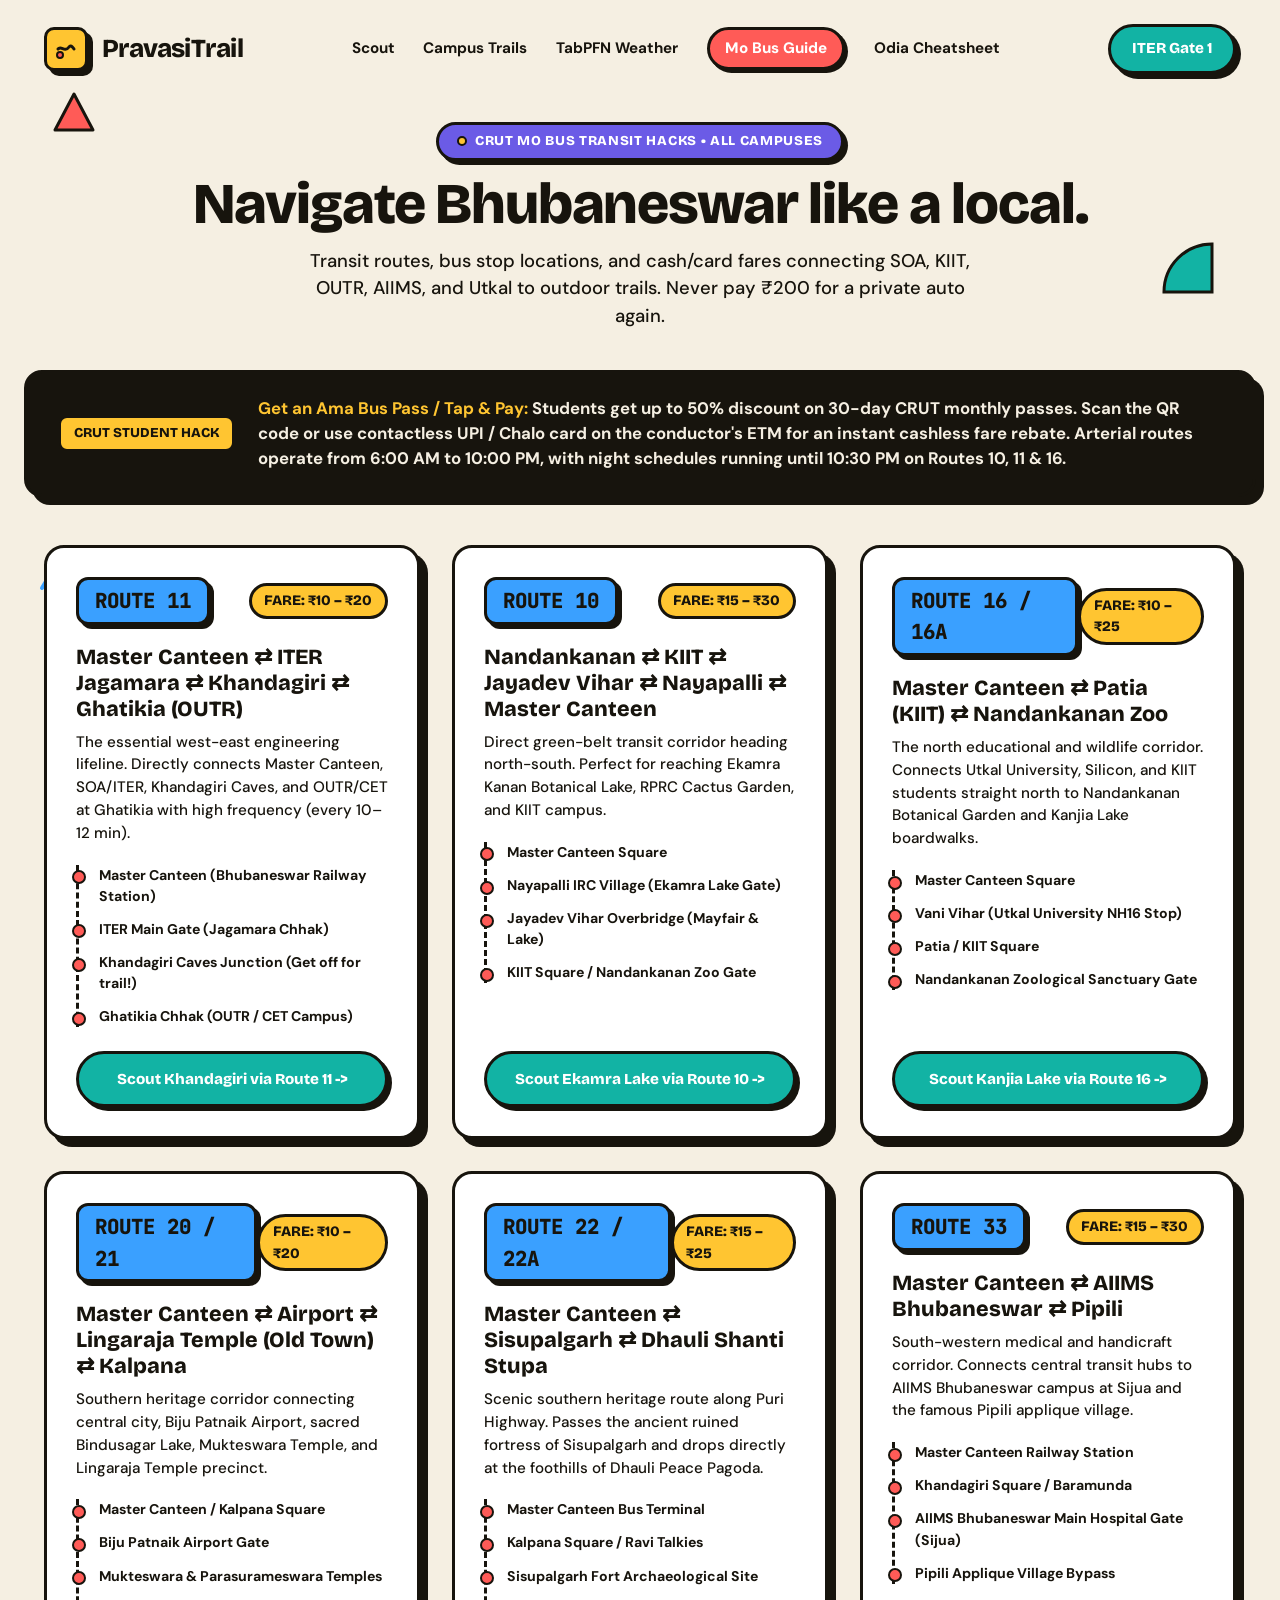
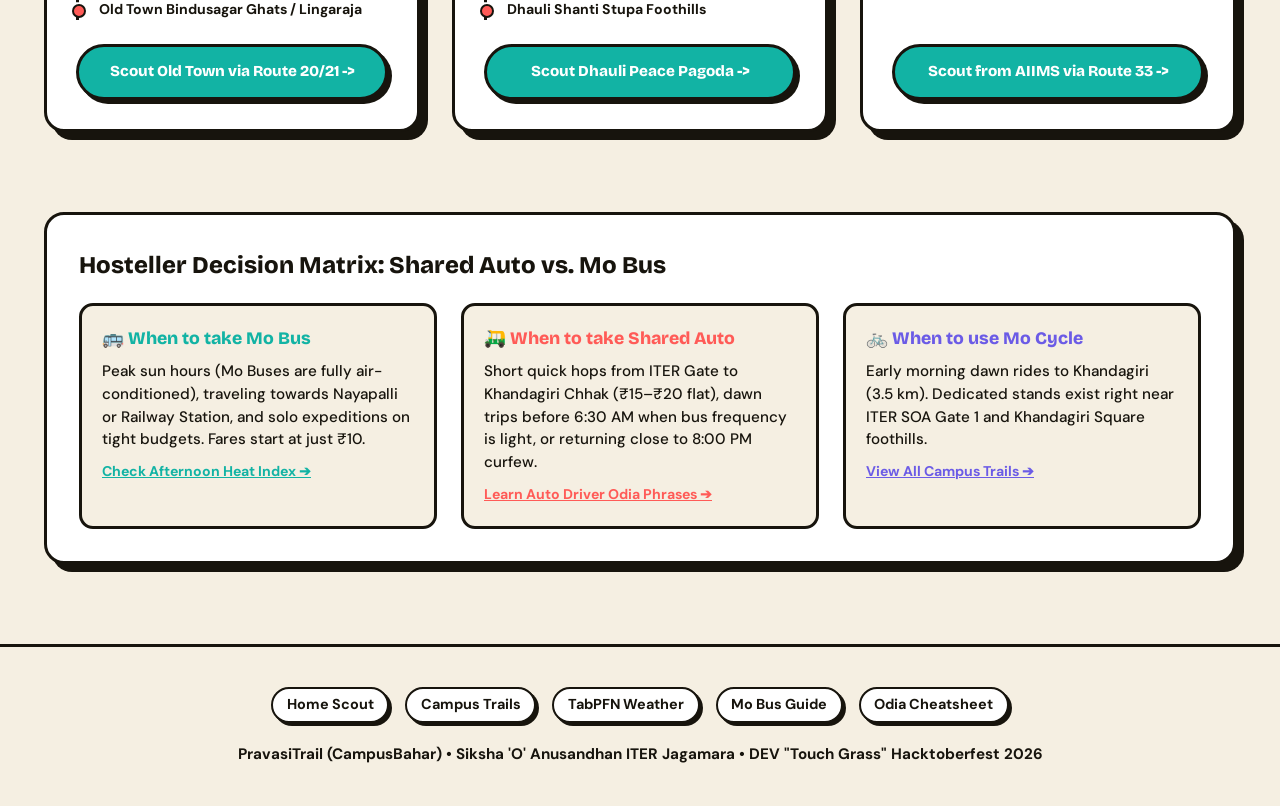
<file: static/mobus.html>
<!DOCTYPE html>
<html lang="en">
<head>
  <meta charset="UTF-8">
  <meta name="viewport" content="width=device-width, initial-scale=1.0">
  <title>Mo Bus Guide | PravasiTrail (CampusBahar)</title>
  <link rel="preconnect" href="https://fonts.googleapis.com">
  <link rel="preconnect" href="https://fonts.gstatic.com" crossorigin>
  <link href="https://fonts.googleapis.com/css2?family=Bricolage+Grotesque:opsz,wght@12..96,700;12..96,800&family=DM+Sans:wght@400;500;700&family=JetBrains+Mono:wght@600;800&display=swap" rel="stylesheet">
  <link rel="stylesheet" href="style.css">
  <style>
    :root {
      --bg-cream: #f5efe2;
      --ink: #17140d;
      --teal: #12b3a4;
      --coral: #ff5b57;
      --mustard: #ffc531;
      --violet: #6b5be6;
      --sky: #3aa0ff;
      --white: #ffffff;
      
      --font-display: 'Bricolage Grotesque', -apple-system, BlinkMacSystemFont, sans-serif;
      --font-body: 'DM Sans', -apple-system, BlinkMacSystemFont, sans-serif;
      --font-mono: 'JetBrains Mono', monospace;
      
      --border-hard: 3px solid #17140d;
      --shadow-lg: 8px 8px 0 #17140d;
      --shadow-md: 5px 5px 0 #17140d;
      --shadow-sm: 4px 4px 0 #17140d;
      --shadow-active: 2px 2px 0 #17140d;
    }

    * { box-sizing: border-box; margin: 0; padding: 0; }

    body {
      background-color: var(--bg-cream);
      color: var(--ink);
      font-family: var(--font-body);
      min-height: 100vh;
      overflow-x: hidden;
      position: relative;
      line-height: 1.5;
    }

    ::selection { background: var(--mustard); color: var(--ink); }

    /* CONFETTI ANIMATIONS */
    @keyframes drift {
      0% { transform: translateY(0px) rotate(0deg); }
      50% { transform: translateY(-24px) rotate(15deg); }
      100% { transform: translateY(0px) rotate(0deg); }
    }
    @keyframes bob {
      0% { transform: translateY(0px); }
      50% { transform: translateY(-16px); }
      100% { transform: translateY(0px); }
    }

    .confetti-layer {
      position: absolute; top: 0; left: 0; width: 100%; height: 100%;
      pointer-events: none; z-index: 0; overflow: hidden;
    }
    .confetti-item { position: absolute; pointer-events: none; }
    .c-tri-coral { top: 90px; left: 4%; animation: drift 7s ease-in-out infinite; }
    .c-arc-teal { top: 240px; right: 5%; animation: drift 9s ease-in-out infinite; }
    .c-zigzag-sky { top: 560px; left: 3%; animation: bob 7s ease-in-out infinite; }

    /* NAVBAR */
    .nav-container {
      position: relative; z-index: 10;
      max-width: 1240px; margin: 0 auto;
      padding: 1.5rem 1.5rem 1rem;
      display: flex; align-items: center; justify-content: space-between; gap: 1rem;
    }
    .brand-wrap, .nav-brand {
      display: flex; align-items: center; gap: 0.85rem;
      text-decoration: none; color: var(--ink);
    }
    .brand-tile, .logo-box {
      width: 44px; height: 44px;
      background: var(--mustard);
      border: var(--border-hard);
      box-shadow: var(--shadow-md);
      border-radius: 10px;
      display: flex; align-items: center; justify-content: center;
      transition: transform 0.15s ease, box-shadow 0.15s ease;
    }
    .brand-tile:hover, .logo-box:hover {
      transform: translate(2px, 2px); box-shadow: var(--shadow-active);
    }
    .brand-tile svg, .logo-box svg { width: 24px; height: 24px; }
    .brand-name, .brand-text, .nav-brand span {
      font-family: var(--font-display);
      font-weight: 800; font-size: 26px;
      letter-spacing: -0.02em;
    }

    select, input, textarea {
      outline: none !important;
      border: 3px solid #17140d !important;
      background-color: #f5efe2 !important;
      color: #17140d !important;
      box-shadow: 4px 4px 0 #17140d !important;
      -webkit-appearance: none;
      -moz-appearance: none;
      appearance: none;
      border-radius: 12px;
      padding: 10px 14px;
    }
    select:focus, input:focus, textarea:focus {
      outline: none !important;
      border-color: #17140d !important;
      box-shadow: 6px 6px 0 #17140d !important;
    }
    option {
      background-color: #f5efe2 !important;
      color: #17140d !important;
    }
    .nav-links { display: flex; align-items: center; gap: 1.8rem; list-style: none; }
    .nav-links a, .nav-link {
      color: var(--ink); font-weight: 700; font-size: 0.95rem;
      text-decoration: none; transition: color 0.15s ease;
    }
    .nav-links a:hover, .nav-link:hover {
      color: var(--coral); text-decoration: underline; text-underline-offset: 4px;
    }
    .nav-links a.active, .nav-link.active {
      background: #ff5b57 !important;
      color: #ffffff !important;
      padding: 0.45rem 0.95rem !important;
      border: 3px solid #17140d !important;
      border-radius: 9999px !important;
      box-shadow: 3px 3px 0 #17140d !important;
      text-decoration: none !important;
    }
    .btn-gate, .nav-cta-btn {
      background: var(--teal); color: var(--white);
      font-family: var(--font-display); font-weight: 800; font-size: 0.95rem;
      padding: 0.65rem 1.3rem;
      border: var(--border-hard); box-shadow: var(--shadow-md);
      border-radius: 9999px; text-decoration: none;
      display: inline-flex; align-items: center; gap: 0.4rem;
      transition: transform 0.15s ease, box-shadow 0.15s ease;
    }
    .btn-gate:hover, .nav-cta-btn:hover {
      transform: translate(3px, 3px); box-shadow: var(--shadow-active);
    }

    /* HEADER */
    .page-header {
      position: relative; z-index: 1;
      max-width: 1240px; margin: 2rem auto 2.5rem;
      padding: 0 1.5rem; text-align: center;
    }
    .eyebrow-pill {
      display: inline-flex; align-items: center; gap: 0.5rem;
      background: var(--violet); color: var(--white);
      border: var(--border-hard); box-shadow: var(--shadow-sm);
      border-radius: 9999px; padding: 0.4rem 1.1rem;
      font-family: var(--font-display); font-size: 0.85rem; font-weight: 800;
      letter-spacing: 0.05em; text-transform: uppercase; margin-bottom: 0.85rem;
    }
    .eyebrow-dot {
      width: 10px; height: 10px; background: var(--mustard);
      border: 2px solid var(--ink); border-radius: 50%;
    }
    .page-title {
      font-family: var(--font-display);
      font-size: clamp(2.4rem, 4.5vw, 3.8rem);
      font-weight: 800; line-height: 1.05; letter-spacing: -0.02em;
      margin-bottom: 0.8rem;
    }
    .page-lead {
      font-size: 1.15rem; font-weight: 500;
      max-width: 700px; margin: 0 auto; color: var(--ink);
    }

    /* PRO TIPS BANNER */
    .protip-banner {
      background: var(--ink); color: var(--white);
      border: var(--border-hard); box-shadow: var(--shadow-lg);
      border-radius: 18px; max-width: 1240px; margin: 0 auto 3rem;
      padding: 1.4rem 2rem; display: flex; align-items: center; gap: 1.5rem;
    }
    .protip-badge {
      background: var(--mustard); color: var(--ink);
      font-family: var(--font-display); font-weight: 800; font-size: 0.85rem;
      border: 2px solid var(--ink); border-radius: 8px;
      padding: 0.35rem 0.8rem; text-transform: uppercase; flex-shrink: 0;
    }
    .protip-text {
      font-size: 1.05rem; font-weight: 700; color: var(--bg-cream);
    }
    .protip-text span { color: var(--mustard); }

    /* CONTENT GRID */
    .bus-grid {
      position: relative; z-index: 1;
      max-width: 1240px; margin: 0 auto 5rem;
      padding: 0 1.5rem;
      display: grid;
      grid-template-columns: repeat(auto-fit, minmax(320px, 1fr));
      gap: 2rem;
    }
    .bus-card {
      background: var(--white);
      border: var(--border-hard);
      box-shadow: var(--shadow-lg);
      border-radius: 20px;
      padding: 1.8rem;
      display: flex; flex-direction: column; justify-content: space-between;
      transition: transform 0.2s ease, box-shadow 0.2s ease;
    }
    .bus-card:hover {
      transform: translate(-3px, -3px);
      box-shadow: 11px 11px 0 var(--ink);
    }
    .bus-card-top {
      display: flex; justify-content: space-between; align-items: center;
      margin-bottom: 1.25rem;
    }
    .route-number-chip {
      font-family: var(--font-mono); font-weight: 800; font-size: 1.3rem;
      background: var(--sky); color: var(--ink);
      border: var(--border-hard); box-shadow: var(--shadow-sm);
      border-radius: 12px; padding: 0.35rem 1rem;
    }
    .fare-tag {
      font-family: var(--font-display); font-weight: 800; font-size: 0.9rem;
      background: var(--mustard); color: var(--ink);
      border: var(--border-hard); border-radius: 9999px;
      padding: 0.25rem 0.8rem;
    }
    .bus-corridor {
      font-family: var(--font-display); font-size: 1.35rem; font-weight: 800;
      margin-bottom: 0.5rem; line-height: 1.2;
    }
    .bus-desc {
      font-size: 0.95rem; font-weight: 500; color: var(--ink);
      line-height: 1.5; margin-bottom: 1.25rem;
    }

    .stop-timeline {
      list-style: none; margin-bottom: 1.5rem;
      border-left: 3px dashed var(--ink); padding-left: 1.25rem;
      display: flex; flex-direction: column; gap: 0.75rem;
    }
    .stop-point {
      font-size: 0.88rem; font-weight: 700; position: relative;
    }
    .stop-point::before {
      content: ''; position: absolute; left: -1.7rem; top: 0.35rem;
      width: 10px; height: 10px; background: var(--coral);
      border: 2px solid var(--ink); border-radius: 50%;
    }

    .btn-trail-action {
      background: var(--teal); color: var(--white);
      font-family: var(--font-display); font-weight: 800; font-size: 0.95rem;
      padding: 0.85rem; border: var(--border-hard);
      box-shadow: var(--shadow-sm); border-radius: 9999px;
      text-decoration: none; text-align: center;
      transition: transform 0.15s ease, box-shadow 0.15s ease;
    }
    .btn-trail-action:hover {
      transform: translate(2px, 2px); box-shadow: var(--shadow-active);
      background: var(--mustard); color: var(--ink);
    }

    /* EXTRA SECTION */
    .extra-section {
      max-width: 1240px; margin: 0 auto 5rem;
      padding: 0 1.5rem;
    }
    .decision-card {
      background: var(--white);
      border: var(--border-hard); box-shadow: var(--shadow-lg);
      border-radius: 20px; padding: 2rem;
    }
    .decision-title {
      font-family: var(--font-display); font-size: 1.5rem; font-weight: 800;
      margin-bottom: 1.25rem;
    }
    .decision-grid {
      display: grid; grid-template-columns: repeat(auto-fit, minmax(280px, 1fr));
      gap: 1.5rem;
    }
    .decision-box {
      background: var(--bg-cream); border: var(--border-hard);
      border-radius: 14px; padding: 1.25rem;
    }
    .decision-head {
      font-family: var(--font-display); font-size: 1.1rem; font-weight: 800;
      margin-bottom: 0.5rem; display: flex; align-items: center; gap: 0.4rem;
    }

    footer {
      border-top: var(--border-hard); background: var(--bg-cream);
      padding: 2.5rem 1.5rem; text-align: center;
      font-weight: 700; font-size: 0.95rem;
    }

    .footer-nav {
      display: flex; justify-content: center;
      gap: 1rem; flex-wrap: wrap; margin-bottom: 1.25rem;
    }
    .footer-nav a {
      color: var(--ink); font-weight: 700; text-decoration: none; font-size: 0.9rem;
      border: 2px solid var(--ink); background: var(--white);
      padding: 0.35rem 0.85rem; border-radius: 9999px;
      box-shadow: 3px 3px 0 var(--ink);
      transition: transform 0.15s ease, box-shadow 0.15s ease;
    }
    .footer-nav a:hover {
      transform: translate(2px, 2px); box-shadow: 1px 1px 0 var(--ink);
      background: var(--mustard);
    }

    .mobile-nav-bar { display: none; }

    @media (max-width: 960px) {
      .nav-links { display: none; }
      .protip-banner { flex-direction: column; align-items: flex-start; }
      .mobile-nav-bar {
        display: flex; align-items: center; justify-content: center;
        gap: 0.6rem; flex-wrap: wrap; margin: 0.5rem auto 1.5rem;
        padding: 0 1rem; position: relative; z-index: 10;
      }
      .mobile-nav-link {
        font-family: var(--font-display); font-weight: 800; font-size: 0.82rem;
        color: var(--ink); text-decoration: none;
        background: var(--white); border: 2px solid var(--ink);
        box-shadow: 3px 3px 0 var(--ink); padding: 0.35rem 0.75rem;
        border-radius: 9999px;
      }
      .mobile-nav-link:hover { background: var(--mustard); }
      .mobile-nav-link.active {
        background: #ff5b57 !important;
        color: #ffffff !important;
        box-shadow: 3px 3px 0 var(--ink) !important;
      }
    }

  </style>
</head>
<body>

  <!-- CONFETTI -->
  <div class="confetti-layer" aria-hidden="true">
    <svg class="confetti-item c-tri-coral" width="46" height="46" viewBox="0 0 46 46">
      <polygon points="23,4 42,40 4,40" fill="#ff5b57" stroke="#17140d" stroke-width="3" stroke-linejoin="round"/>
    </svg>
    <svg class="confetti-item c-arc-teal" width="56" height="56" viewBox="0 0 56 56">
      <path d="M4 52 A48 48 0 0 1 52 4 L52 52 Z" fill="#12b3a4" stroke="#17140d" stroke-width="3"/>
    </svg>
    <svg class="confetti-item c-zigzag-sky" width="54" height="36" viewBox="0 0 54 36">
      <polyline points="4,28 16,8 28,28 40,8 50,28" fill="none" stroke="#3aa0ff" stroke-width="4" stroke-linecap="round" stroke-linejoin="round"/>
    </svg>
  </div>

  <!-- NAVBAR -->
  <nav class="nav-container">
    <a href="/" class="nav-brand">
      <div class="logo-box">
        <svg width="24" height="24" viewBox="0 0 24 24" fill="none">
          <path d="M4 12C7 8 11 16 15 10C17 7 20 12 20 12" stroke="#17140d" stroke-width="3" stroke-linecap="round"/>
          <circle cx="6" cy="18" r="3" fill="#ff5b57" stroke="#17140d" stroke-width="2"/>
        </svg>
      </div>
      <span class="brand-text">PravasiTrail</span>
    </a>

    <div class="nav-links">
      <a href="/" class="nav-link">Scout</a>
      <a href="/trails" class="nav-link">Campus Trails</a>
      <a href="/weather" class="nav-link">TabPFN Weather</a>
      <a href="/mobus" class="nav-link active">Mo Bus Guide</a>
      <a href="/odia" class="nav-link">Odia Cheatsheet</a>
    </div>

    <a href="/" class="nav-cta-btn">ITER Gate 1</a>
  </nav>

  <!-- Mobile Quick Navigation Bar -->
  <div class="mobile-nav-bar">
    <a href="/" class="mobile-nav-link">🏠 Scout</a>
    <a href="/trails" class="mobile-nav-link">🚶 Trails</a>
    <a href="/weather" class="mobile-nav-link">☀️ Weather</a>
    <a href="/mobus" class="mobile-nav-link active">🚌 Mo Bus</a>
    <a href="/odia" class="mobile-nav-link">🗣️ Odia</a>
  </div>

  <!-- HEADER -->

  <header class="page-header">
    <div class="eyebrow-pill">
      <span class="eyebrow-dot"></span>
      <span>CRUT MO BUS TRANSIT HACKS • ALL CAMPUSES</span>
    </div>
    <h1 class="page-title">Navigate Bhubaneswar like a local.</h1>
    <p class="page-lead">Transit routes, bus stop locations, and cash/card fares connecting SOA, KIIT, OUTR, AIIMS, and Utkal to outdoor trails. Never pay ₹200 for a private auto again.</p>
  </header>

  <!-- PRO TIP BANNER -->
  <div style="padding: 0 1.5rem;">
    <div class="protip-banner">
      <div class="protip-badge">CRUT Student Hack</div>
      <div class="protip-text">
        <span>Get an Ama Bus Pass / Tap & Pay:</span> Students get up to 50% discount on 30-day CRUT monthly passes. Scan the QR code or use contactless UPI / Chalo card on the conductor's ETM for an instant cashless fare rebate. Arterial routes operate from 6:00 AM to 10:00 PM, with night schedules running until 10:30 PM on Routes 10, 11 & 16.
      </div>
    </div>
  </div>

  <!-- BUS ROUTES GRID -->
  <main class="bus-grid">
    <!-- Route 11 -->
    <div class="bus-card">
      <div>
        <div class="bus-card-top">
          <span class="route-number-chip">ROUTE 11</span>
          <span class="fare-tag">FARE: ₹10 – ₹20</span>
        </div>
        <h2 class="bus-corridor">Master Canteen ⇄ ITER Jagamara ⇄ Khandagiri ⇄ Ghatikia (OUTR)</h2>
        <p class="bus-desc">The essential west-east engineering lifeline. Directly connects Master Canteen, SOA/ITER, Khandagiri Caves, and OUTR/CET at Ghatikia with high frequency (every 10–12 min).</p>
        <ul class="stop-timeline">
          <li class="stop-point">Master Canteen (Bhubaneswar Railway Station)</li>
          <li class="stop-point">ITER Main Gate (Jagamara Chhak)</li>
          <li class="stop-point">Khandagiri Caves Junction (Get off for trail!)</li>
          <li class="stop-point">Ghatikia Chhak (OUTR / CET Campus)</li>
        </ul>
      </div>
      <a href="/?dest=khandagiri&campus=iter" class="btn-trail-action">
        <span>Scout Khandagiri via Route 11 -&gt;</span>
      </a>
    </div>

    <!-- Route 10 -->
    <div class="bus-card">
      <div>
        <div class="bus-card-top">
          <span class="route-number-chip">ROUTE 10</span>
          <span class="fare-tag">FARE: ₹15 – ₹30</span>
        </div>
        <h2 class="bus-corridor">Nandankanan ⇄ KIIT ⇄ Jayadev Vihar ⇄ Nayapalli ⇄ Master Canteen</h2>
        <p class="bus-desc">Direct green-belt transit corridor heading north-south. Perfect for reaching Ekamra Kanan Botanical Lake, RPRC Cactus Garden, and KIIT campus.</p>
        <ul class="stop-timeline">
          <li class="stop-point">Master Canteen Square</li>
          <li class="stop-point">Nayapalli IRC Village (Ekamra Lake Gate)</li>
          <li class="stop-point">Jayadev Vihar Overbridge (Mayfair & Lake)</li>
          <li class="stop-point">KIIT Square / Nandankanan Zoo Gate</li>
        </ul>
      </div>
      <a href="/?dest=ekamra&campus=kiit" class="btn-trail-action">
        <span>Scout Ekamra Lake via Route 10 -&gt;</span>
      </a>
    </div>

    <!-- Route 16 / 16A -->
    <div class="bus-card">
      <div>
        <div class="bus-card-top">
          <span class="route-number-chip">ROUTE 16 / 16A</span>
          <span class="fare-tag">FARE: ₹10 – ₹25</span>
        </div>
        <h2 class="bus-corridor">Master Canteen ⇄ Patia (KIIT) ⇄ Nandankanan Zoo</h2>
        <p class="bus-desc">The north educational and wildlife corridor. Connects Utkal University, Silicon, and KIIT students straight north to Nandankanan Botanical Garden and Kanjia Lake boardwalks.</p>
        <ul class="stop-timeline">
          <li class="stop-point">Master Canteen Square</li>
          <li class="stop-point">Vani Vihar (Utkal University NH16 Stop)</li>
          <li class="stop-point">Patia / KIIT Square</li>
          <li class="stop-point">Nandankanan Zoological Sanctuary Gate</li>
        </ul>
      </div>
      <a href="/?dest=nandankanan&campus=kiit" class="btn-trail-action">
        <span>Scout Kanjia Lake via Route 16 -&gt;</span>
      </a>
    </div>

    <!-- Route 20 / 21 -->
    <div class="bus-card">
      <div>
        <div class="bus-card-top">
          <span class="route-number-chip">ROUTE 20 / 21</span>
          <span class="fare-tag">FARE: ₹10 – ₹20</span>
        </div>
        <h2 class="bus-corridor">Master Canteen ⇄ Airport ⇄ Lingaraja Temple (Old Town) ⇄ Kalpana</h2>
        <p class="bus-desc">Southern heritage corridor connecting central city, Biju Patnaik Airport, sacred Bindusagar Lake, Mukteswara Temple, and Lingaraja Temple precinct.</p>
        <ul class="stop-timeline">
          <li class="stop-point">Master Canteen / Kalpana Square</li>
          <li class="stop-point">Biju Patnaik Airport Gate</li>
          <li class="stop-point">Mukteswara & Parasurameswara Temples</li>
          <li class="stop-point">Old Town Bindusagar Ghats / Lingaraja</li>
        </ul>
      </div>
      <a href="/?dest=lingaraja&campus=iter" class="btn-trail-action">
        <span>Scout Old Town via Route 20/21 -&gt;</span>
      </a>
    </div>

    <!-- Route 22 / 22A -->
    <div class="bus-card">
      <div>
        <div class="bus-card-top">
          <span class="route-number-chip">ROUTE 22 / 22A</span>
          <span class="fare-tag">FARE: ₹15 – ₹25</span>
        </div>
        <h2 class="bus-corridor">Master Canteen ⇄ Sisupalgarh ⇄ Dhauli Shanti Stupa</h2>
        <p class="bus-desc">Scenic southern heritage route along Puri Highway. Passes the ancient ruined fortress of Sisupalgarh and drops directly at the foothills of Dhauli Peace Pagoda.</p>
        <ul class="stop-timeline">
          <li class="stop-point">Master Canteen Bus Terminal</li>
          <li class="stop-point">Kalpana Square / Ravi Talkies</li>
          <li class="stop-point">Sisupalgarh Fort Archaeological Site</li>
          <li class="stop-point">Dhauli Shanti Stupa Foothills</li>
        </ul>
      </div>
      <a href="/?dest=dhauli&campus=iter" class="btn-trail-action">
        <span>Scout Dhauli Peace Pagoda -&gt;</span>
      </a>
    </div>

    <!-- Route 33 -->
    <div class="bus-card">
      <div>
        <div class="bus-card-top">
          <span class="route-number-chip">ROUTE 33</span>
          <span class="fare-tag">FARE: ₹15 – ₹30</span>
        </div>
        <h2 class="bus-corridor">Master Canteen ⇄ AIIMS Bhubaneswar ⇄ Pipili</h2>
        <p class="bus-desc">South-western medical and handicraft corridor. Connects central transit hubs to AIIMS Bhubaneswar campus at Sijua and the famous Pipili applique village.</p>
        <ul class="stop-timeline">
          <li class="stop-point">Master Canteen Railway Station</li>
          <li class="stop-point">Khandagiri Square / Baramunda</li>
          <li class="stop-point">AIIMS Bhubaneswar Main Hospital Gate (Sijua)</li>
          <li class="stop-point">Pipili Applique Village Bypass</li>
        </ul>
      </div>
      <a href="/?dest=dhauli&campus=aiims" class="btn-trail-action">
        <span>Scout from AIIMS via Route 33 -&gt;</span>
      </a>
    </div>
  </main>

  <!-- DECISION MATRIX -->
  <section class="extra-section">
    <div class="decision-card">
      <h2 class="decision-title">Hosteller Decision Matrix: Shared Auto vs. Mo Bus</h2>
      <div class="decision-grid">
        <div class="decision-box">
          <h3 class="decision-head" style="color: var(--teal);">🚌 When to take Mo Bus</h3>
          <p style="font-weight: 500; font-size: 0.95rem;">
            Peak sun hours (Mo Buses are fully air-conditioned), traveling towards Nayapalli or Railway Station, and solo expeditions on tight budgets. Fares start at just ₹10.
          </p>
          <a href="/weather" style="color: var(--teal); font-weight: 700; text-decoration: underline; display: inline-block; margin-top: 0.6rem; font-size: 0.88rem;">Check Afternoon Heat Index ➔</a>
        </div>
        <div class="decision-box">
          <h3 class="decision-head" style="color: var(--coral);">🛺 When to take Shared Auto</h3>
          <p style="font-weight: 500; font-size: 0.95rem;">
            Short quick hops from ITER Gate to Khandagiri Chhak (₹15–₹20 flat), dawn trips before 6:30 AM when bus frequency is light, or returning close to 8:00 PM curfew.
          </p>
          <a href="/odia" style="color: var(--coral); font-weight: 700; text-decoration: underline; display: inline-block; margin-top: 0.6rem; font-size: 0.88rem;">Learn Auto Driver Odia Phrases ➔</a>
        </div>
        <div class="decision-box">
          <h3 class="decision-head" style="color: var(--violet);">🚲 When to use Mo Cycle</h3>
          <p style="font-weight: 500; font-size: 0.95rem;">
            Early morning dawn rides to Khandagiri (3.5 km). Dedicated stands exist right near ITER SOA Gate 1 and Khandagiri Square foothills.
          </p>
          <a href="/trails" style="color: var(--violet); font-weight: 700; text-decoration: underline; display: inline-block; margin-top: 0.6rem; font-size: 0.88rem;">View All Campus Trails ➔</a>
        </div>
      </div>
    </div>
  </section>

  <footer>
    <div class="footer-nav">
      <a href="/">Home Scout</a>
      <a href="/trails">Campus Trails</a>
      <a href="/weather">TabPFN Weather</a>
      <a href="/mobus">Mo Bus Guide</a>
      <a href="/odia">Odia Cheatsheet</a>
    </div>
    <p>PravasiTrail (CampusBahar) • Siksha 'O' Anusandhan ITER Jagamara • DEV "Touch Grass" Hacktoberfest 2026</p>
  </footer>


  <script>
    // Live Render API Base URL for production & Vercel deployment
    const API_BASE_URL = "https://campusbahar.onrender.com";

    // Ensure seamless navigation when browsing static files directly via file:// protocol
    window.addEventListener('DOMContentLoaded', () => {
      if (window.location.protocol === 'file:') {
        document.querySelectorAll('a[href^="/"]').forEach(a => {
          const path = a.getAttribute('href');
          if (path === '/') {
            a.setAttribute('href', 'index.html');
          } else if (path.startsWith('/?')) {
            a.setAttribute('href', path.replace('/?', 'index.html?'));
          } else if (path.startsWith('/') && !path.includes('.html')) {
            a.setAttribute('href', path.replace(/^\//, '') + '.html');
          }
        });
      }
    });
  </script>
</body>
</html>
</file>
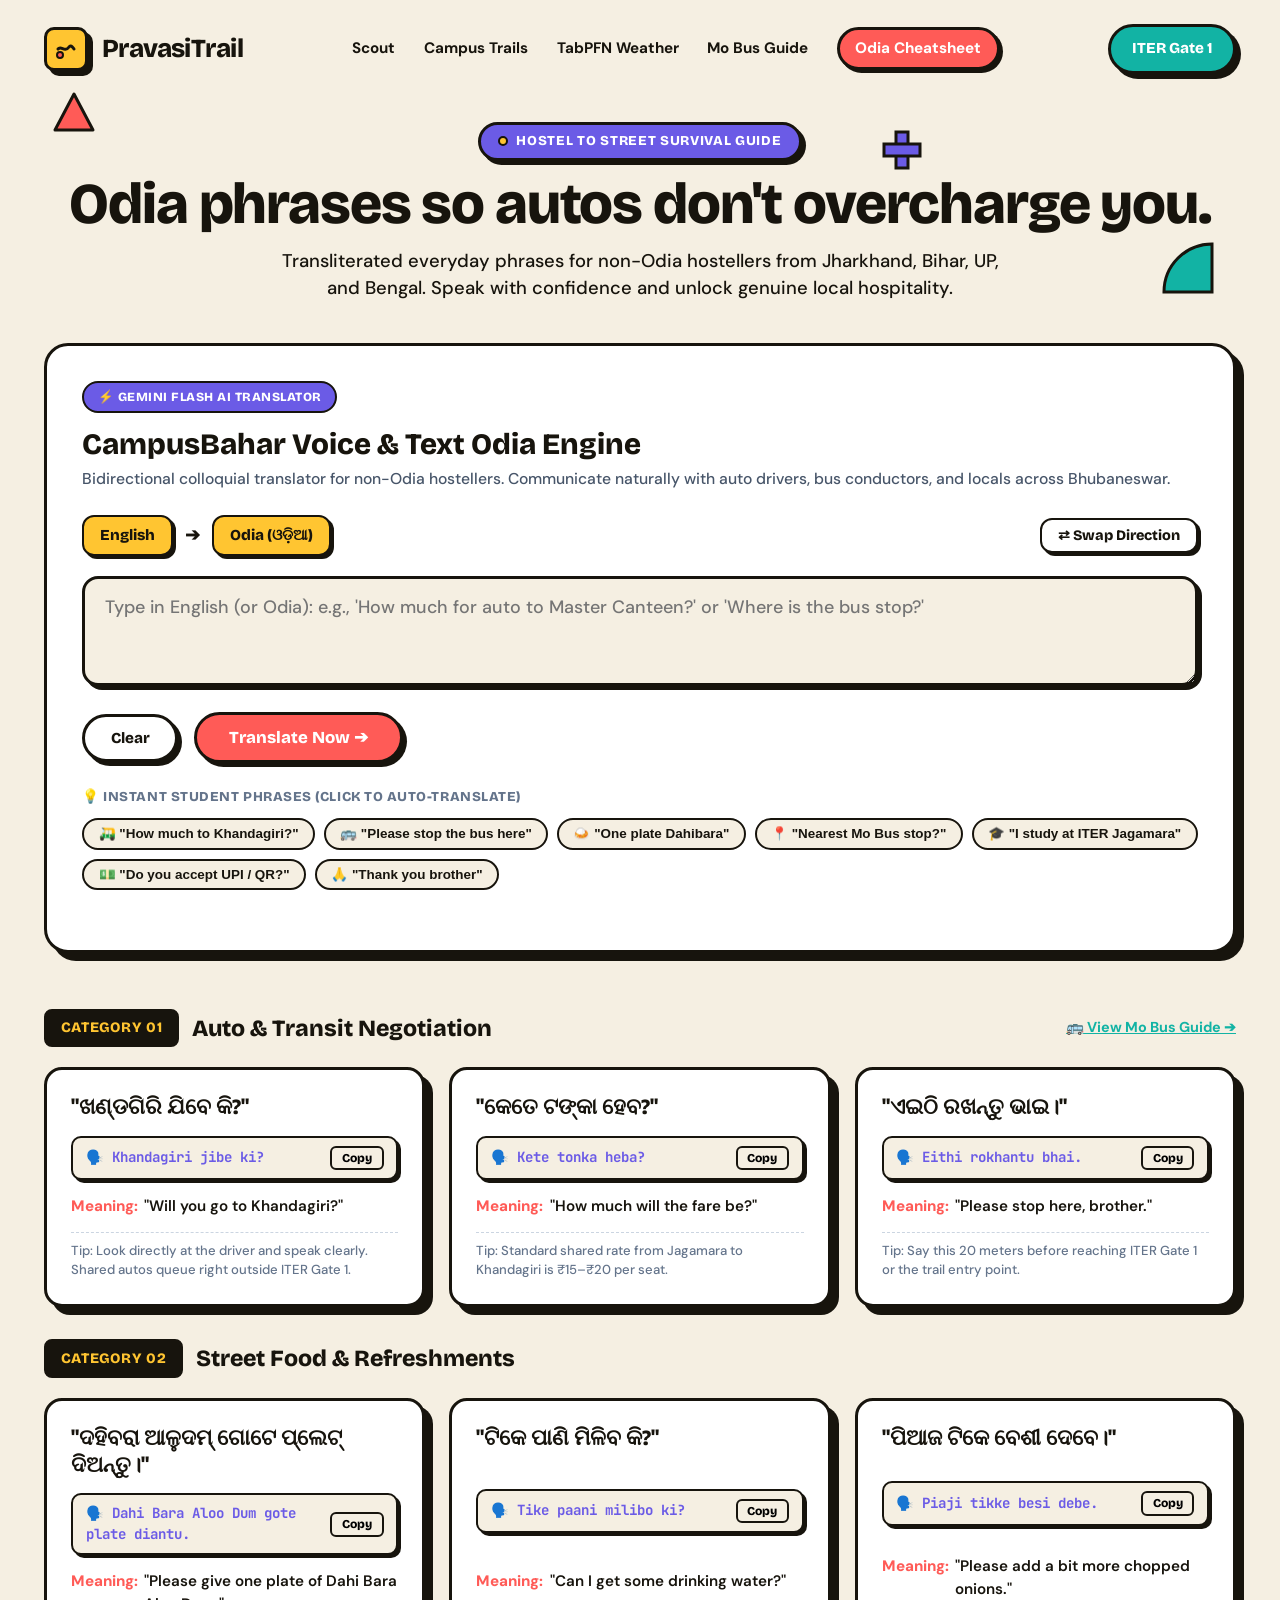
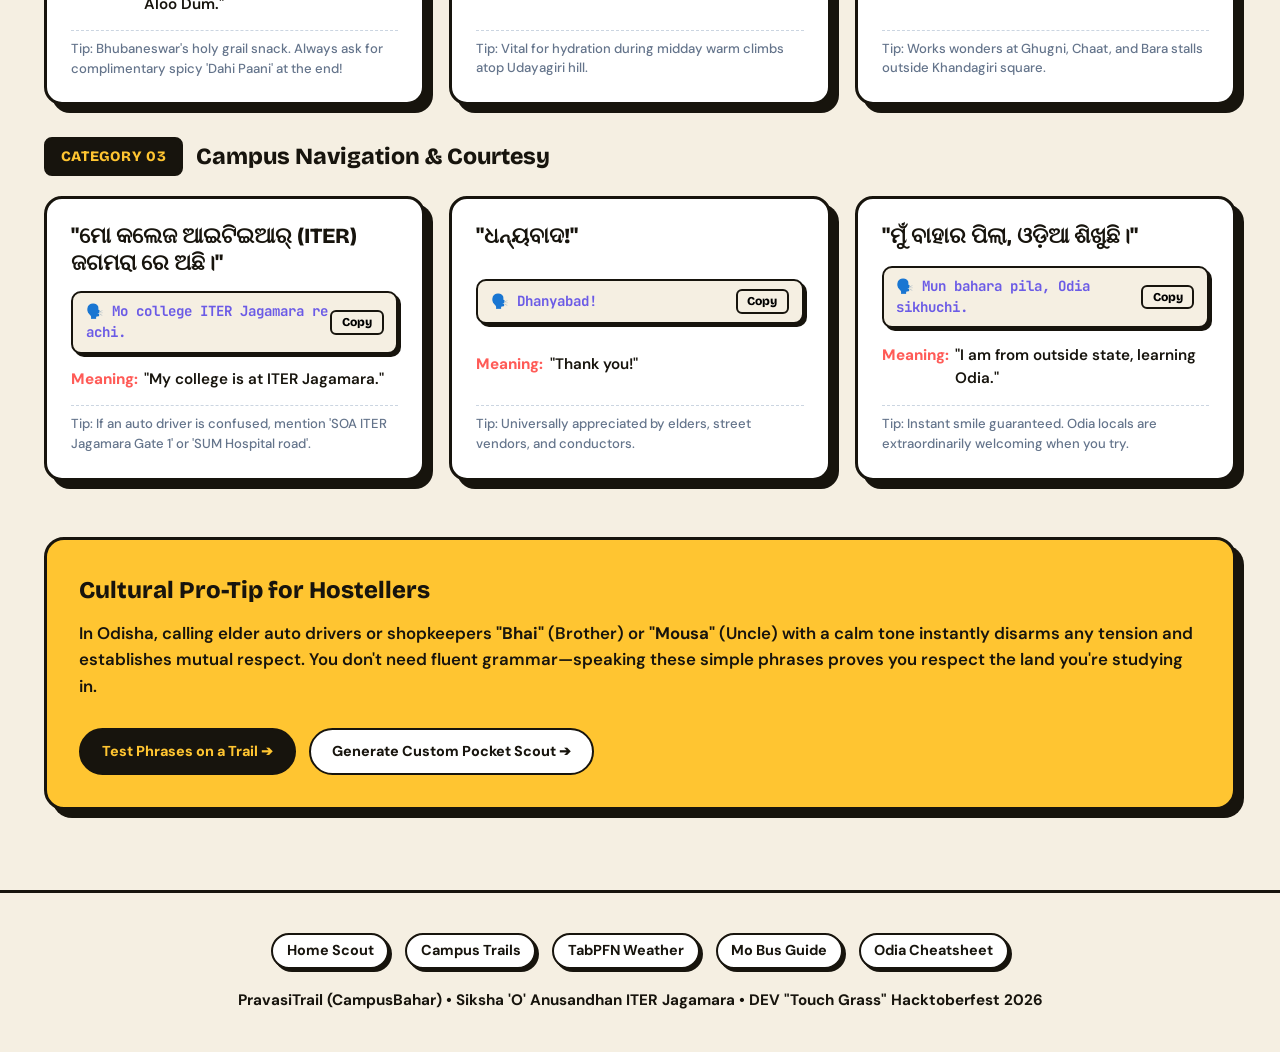
<file: static/odia.html>
<!DOCTYPE html>
<html lang="en">

<head>
  <meta charset="UTF-8">
  <meta name="viewport" content="width=device-width, initial-scale=1.0">
  <title>Odia Cheatsheet | PravasiTrail (CampusBahar)</title>
  <link rel="preconnect" href="https://fonts.googleapis.com">
  <link rel="preconnect" href="https://fonts.gstatic.com" crossorigin>
  <link
    href="https://fonts.googleapis.com/css2?family=Bricolage+Grotesque:opsz,wght@12..96,700;12..96,800&family=DM+Sans:wght@400;500;700&family=JetBrains+Mono:wght@600;700;800&display=swap"
    rel="stylesheet">
  <link rel="stylesheet" href="style.css">
  <style>
    :root {
      --bg-cream: #f5efe2;
      --ink: #17140d;
      --teal: #12b3a4;
      --coral: #ff5b57;
      --mustard: #ffc531;
      --violet: #6b5be6;
      --sky: #3aa0ff;
      --white: #ffffff;

      --font-display: 'Bricolage Grotesque', -apple-system, BlinkMacSystemFont, sans-serif;
      --font-body: 'DM Sans', -apple-system, BlinkMacSystemFont, sans-serif;
      --font-mono: 'JetBrains Mono', monospace;

      --border-hard: 3px solid #17140d;
      --shadow-lg: 8px 8px 0 #17140d;
      --shadow-md: 5px 5px 0 #17140d;
      --shadow-sm: 4px 4px 0 #17140d;
      --shadow-active: 2px 2px 0 #17140d;
    }

    * {
      box-sizing: border-box;
      margin: 0;
      padding: 0;
    }

    body {
      background-color: var(--bg-cream);
      color: var(--ink);
      font-family: var(--font-body);
      min-height: 100vh;
      overflow-x: hidden;
      position: relative;
      line-height: 1.5;
    }

    ::selection {
      background: var(--mustard);
      color: var(--ink);
    }

    /* CONFETTI ANIMATIONS */
    @keyframes drift {
      0% {
        transform: translateY(0px) rotate(0deg);
      }

      50% {
        transform: translateY(-24px) rotate(15deg);
      }

      100% {
        transform: translateY(0px) rotate(0deg);
      }
    }

    @keyframes spin {
      0% {
        transform: rotate(0deg);
      }

      100% {
        transform: rotate(360deg);
      }
    }

    @keyframes bob {
      0% {
        transform: translateY(0px);
      }

      50% {
        transform: translateY(-16px);
      }

      100% {
        transform: translateY(0px);
      }
    }

    .confetti-layer {
      position: absolute;
      top: 0;
      left: 0;
      width: 100%;
      height: 100%;
      pointer-events: none;
      z-index: 0;
      overflow: hidden;
    }

    .confetti-item {
      position: absolute;
      pointer-events: none;
    }

    .c-tri-coral {
      top: 90px;
      left: 4%;
      animation: drift 7s ease-in-out infinite;
    }

    .c-arc-teal {
      top: 240px;
      right: 5%;
      animation: drift 9s ease-in-out infinite;
    }

    .c-plus-violet {
      top: 130px;
      right: 28%;
      animation: spin 14s linear infinite;
    }

    .c-half-mustard {
      top: 620px;
      left: 3%;
      animation: bob 8s ease-in-out infinite;
    }

    /* NAVBAR */
    .nav-container {
      position: relative;
      z-index: 10;
      max-width: 1240px;
      margin: 0 auto;
      padding: 1.5rem 1.5rem 1rem;
      display: flex;
      align-items: center;
      justify-content: space-between;
      gap: 1rem;
    }

    .brand-wrap,
    .nav-brand {
      display: flex;
      align-items: center;
      gap: 0.85rem;
      text-decoration: none;
      color: var(--ink);
    }

    .brand-tile,
    .logo-box {
      width: 44px;
      height: 44px;
      background: var(--mustard);
      border: var(--border-hard);
      box-shadow: var(--shadow-md);
      border-radius: 10px;
      display: flex;
      align-items: center;
      justify-content: center;
      transition: transform 0.15s ease, box-shadow 0.15s ease;
    }

    .brand-tile:hover,
    .logo-box:hover {
      transform: translate(2px, 2px);
      box-shadow: var(--shadow-active);
    }

    .brand-name,
    .brand-text,
    .nav-brand span {
      font-family: var(--font-display);
      font-weight: 800;
      font-size: 26px;
      letter-spacing: -0.02em;
    }

    select,
    input,
    textarea {
      outline: none !important;
      border: 3px solid #17140d !important;
      background-color: #f5efe2 !important;
      color: #17140d !important;
      box-shadow: 4px 4px 0 #17140d !important;
      -webkit-appearance: none;
      -moz-appearance: none;
      appearance: none;
      border-radius: 12px;
      padding: 10px 14px;
    }

    select:focus,
    input:focus,
    textarea:focus {
      outline: none !important;
      border-color: #17140d !important;
      box-shadow: 6px 6px 0 #17140d !important;
    }

    option {
      background-color: #f5efe2 !important;
      color: #17140d !important;
    }

    .nav-links {
      display: flex;
      align-items: center;
      gap: 1.8rem;
      list-style: none;
    }

    .nav-links a,
    .nav-link {
      color: var(--ink);
      font-weight: 700;
      font-size: 0.95rem;
      text-decoration: none;
      transition: color 0.15s ease;
    }

    .nav-links a:hover,
    .nav-link:hover {
      color: var(--coral);
      text-decoration: underline;
      text-underline-offset: 4px;
    }

    .nav-links a.active,
    .nav-link.active {
      background: #ff5b57 !important;
      color: #ffffff !important;
      padding: 0.45rem 0.95rem !important;
      border: 3px solid #17140d !important;
      border-radius: 9999px !important;
      box-shadow: 3px 3px 0 #17140d !important;
      text-decoration: none !important;
    }

    .btn-gate,
    .nav-cta-btn {
      background: var(--teal);
      color: var(--white);
      font-family: var(--font-display);
      font-weight: 800;
      font-size: 0.95rem;
      padding: 0.65rem 1.3rem;
      border: var(--border-hard);
      box-shadow: var(--shadow-md);
      border-radius: 9999px;
      text-decoration: none;
      display: inline-flex;
      align-items: center;
      gap: 0.4rem;
      transition: transform 0.15s ease, box-shadow 0.15s ease;
    }

    .btn-gate:hover,
    .nav-cta-btn:hover {
      transform: translate(3px, 3px);
      box-shadow: var(--shadow-active);
    }

    /* HEADER */
    .page-header {
      position: relative;
      z-index: 1;
      max-width: 1240px;
      margin: 2rem auto 2.5rem;
      padding: 0 1.5rem;
      text-align: center;
    }

    .eyebrow-pill {
      display: inline-flex;
      align-items: center;
      gap: 0.5rem;
      background: var(--violet);
      color: var(--white);
      border: var(--border-hard);
      box-shadow: var(--shadow-sm);
      border-radius: 9999px;
      padding: 0.4rem 1.1rem;
      font-family: var(--font-display);
      font-size: 0.85rem;
      font-weight: 800;
      letter-spacing: 0.05em;
      text-transform: uppercase;
      margin-bottom: 0.85rem;
    }

    .eyebrow-dot {
      width: 10px;
      height: 10px;
      background: var(--mustard);
      border: 2px solid var(--ink);
      border-radius: 50%;
    }

    .page-title {
      font-family: var(--font-display);
      font-size: clamp(2.4rem, 4.5vw, 3.8rem);
      font-weight: 800;
      line-height: 1.05;
      letter-spacing: -0.02em;
      margin-bottom: 0.8rem;
    }

    .page-lead {
      font-size: 1.15rem;
      font-weight: 500;
      max-width: 720px;
      margin: 0 auto;
      color: var(--ink);
    }

    /* PHRASE SECTION */
    .content-container {
      position: relative;
      z-index: 1;
      max-width: 1240px;
      margin: 0 auto 5rem;
      padding: 0 1.5rem;
    }

    .category-title-bar {
      display: flex;
      align-items: center;
      gap: 0.8rem;
      margin: 2rem 0 1.25rem;
    }

    .category-chip {
      background: var(--ink);
      color: var(--mustard);
      font-family: var(--font-display);
      font-weight: 800;
      font-size: 0.9rem;
      border: var(--border-hard);
      border-radius: 8px;
      padding: 0.35rem 0.85rem;
      text-transform: uppercase;
      letter-spacing: 0.05em;
    }

    .category-heading {
      font-family: var(--font-display);
      font-size: 1.45rem;
      font-weight: 800;
    }

    .phrase-grid {
      display: grid;
      grid-template-columns: repeat(auto-fit, minmax(320px, 1fr));
      gap: 1.5rem;
    }

    .phrase-card {
      background: var(--white);
      border: var(--border-hard);
      box-shadow: var(--shadow-lg);
      border-radius: 18px;
      padding: 1.5rem;
      display: flex;
      flex-direction: column;
      justify-content: space-between;
      gap: 0.9rem;
      transition: transform 0.2s ease, box-shadow 0.2s ease;
    }

    .phrase-card:hover {
      transform: translate(-3px, -3px);
      box-shadow: 11px 11px 0 var(--ink);
    }

    .phrase-odia {
      font-family: var(--font-display);
      font-size: 1.35rem;
      font-weight: 800;
      color: var(--ink);
      line-height: 1.25;
    }

    .phonetic-chip {
      background: var(--bg-cream);
      border: 2px solid var(--ink);
      box-shadow: 3px 3px 0 var(--ink);
      border-radius: 10px;
      padding: 0.5rem 0.8rem;
      font-family: var(--font-mono);
      font-size: 0.88rem;
      font-weight: 700;
      color: var(--violet);
      display: flex;
      align-items: center;
      justify-content: space-between;
    }

    .phrase-meaning {
      font-size: 0.95rem;
      font-weight: 600;
      color: var(--ink);
      display: flex;
      align-items: baseline;
      gap: 0.4rem;
    }

    .phrase-meaning span {
      color: var(--coral);
      font-weight: 800;
    }

    .card-footer-tip {
      font-size: 0.82rem;
      font-weight: 500;
      color: #64748b;
      border-top: 1px dashed #cbd5e1;
      padding-top: 0.5rem;
    }

    .btn-copy-phrase {
      background: var(--bg-cream);
      border: 2px solid var(--ink);
      border-radius: 6px;
      padding: 0.2rem 0.6rem;
      font-family: var(--font-display);
      font-weight: 800;
      font-size: 0.75rem;
      cursor: pointer;
      transition: background 0.15s ease;
    }

    .btn-copy-phrase:hover {
      background: var(--mustard);
    }

    /* CULTURAL PRO TIP BOX */
    .culture-card {
      background: var(--mustard);
      border: var(--border-hard);
      box-shadow: var(--shadow-lg);
      border-radius: 20px;
      padding: 2rem;
      margin-top: 3.5rem;
      display: flex;
      flex-direction: column;
      gap: 0.75rem;
    }

    .culture-title {
      font-family: var(--font-display);
      font-size: 1.5rem;
      font-weight: 800;
    }

    .culture-text {
      font-size: 1.05rem;
      font-weight: 600;
      line-height: 1.6;
    }

    /* INTERACTIVE TRANSLATOR STYLES */
    .translator-card {
      background: var(--white);
      border: var(--border-hard);
      box-shadow: var(--shadow-lg);
      border-radius: 24px;
      padding: 2.2rem;
      margin-bottom: 3.5rem;
      position: relative;
    }

    .translator-badges {
      display: flex;
      gap: 0.65rem;
      flex-wrap: wrap;
      margin-bottom: 0.85rem;
    }

    .badge-gemini {
      background: var(--violet);
      color: var(--white);
      border: 2px solid var(--ink);
      border-radius: 9999px;
      padding: 0.3rem 0.85rem;
      font-family: var(--font-display);
      font-weight: 800;
      font-size: 0.78rem;
      letter-spacing: 0.04em;
    }

    .badge-stt {
      background: var(--teal);
      color: var(--white);
      border: 2px solid var(--ink);
      border-radius: 9999px;
      padding: 0.3rem 0.85rem;
      font-family: var(--font-display);
      font-weight: 800;
      font-size: 0.78rem;
      letter-spacing: 0.04em;
    }

    .translator-title {
      font-family: var(--font-display);
      font-weight: 800;
      font-size: 1.85rem;
      line-height: 1.15;
      margin-bottom: 0.4rem;
    }

    .translator-subtitle {
      font-size: 0.98rem;
      font-weight: 500;
      color: #475569;
      margin-bottom: 1.5rem;
    }

    .direction-control-bar {
      display: flex;
      align-items: center;
      justify-content: space-between;
      gap: 1rem;
      margin-bottom: 1.25rem;
      flex-wrap: wrap;
    }

    .direction-pills-wrap {
      display: flex;
      align-items: center;
      gap: 0.75rem;
    }

    .dir-pill {
      font-family: var(--font-display);
      font-weight: 800;
      font-size: 0.95rem;
      padding: 0.45rem 1rem;
      border: 2px solid var(--ink);
      border-radius: 12px;
      background: var(--bg-cream);
      color: var(--ink);
    }

    .dir-pill.active {
      background: var(--mustard);
      box-shadow: 3px 3px 0 var(--ink);
    }

    .btn-swap-dir {
      background: var(--white);
      color: var(--ink);
      border: 2px solid var(--ink);
      border-radius: 12px;
      padding: 0.45rem 1rem;
      font-family: var(--font-display);
      font-weight: 800;
      font-size: 0.9rem;
      cursor: pointer;
      box-shadow: 3px 3px 0 var(--ink);
      display: inline-flex;
      align-items: center;
      gap: 0.4rem;
      transition: all 0.15s ease;
    }

    .btn-swap-dir:hover {
      background: var(--mustard);
      transform: translate(-2px, -2px);
      box-shadow: 5px 5px 0 var(--ink);
    }

    .translator-input-wrap {
      position: relative;
      margin-bottom: 1.2rem;
    }

    .memphis-trans-input {
      width: 100%;
      min-height: 90px;
      padding: 1rem 1.25rem;
      font-family: var(--font-body);
      font-size: 1.12rem;
      font-weight: 500;
      color: var(--ink);
      background: #faf6ee;
      border: var(--border-hard);
      border-radius: 16px;
      outline: none;
      resize: vertical;
      transition: all 0.2s ease;
    }

    .memphis-trans-input:focus {
      background: var(--white);
      box-shadow: 5px 5px 0 var(--ink);
    }

    .translator-action-bar {
      display: flex;
      align-items: center;
      justify-content: flex-start;
      gap: 1rem;
      margin-bottom: 1.5rem;
      flex-wrap: wrap;
    }

    .btn-clear {
      background: var(--white);
      color: var(--ink);
      border: var(--border-hard);
      box-shadow: var(--shadow-sm);
      border-radius: 9999px;
      padding: 0.75rem 1.6rem;
      font-family: var(--font-display);
      font-weight: 800;
      font-size: 0.95rem;
      cursor: pointer;
      transition: all 0.15s ease;
    }

    .btn-clear:hover {
      background: var(--bg-cream);
      transform: translate(-2px, -2px);
      box-shadow: var(--shadow-md);
    }

    .btn-translate-now {
      background: var(--coral);
      color: var(--white);
      border: var(--border-hard);
      box-shadow: var(--shadow-sm);
      border-radius: 9999px;
      padding: 0.75rem 2rem;
      font-family: var(--font-display);
      font-weight: 800;
      font-size: 1.05rem;
      cursor: pointer;
      display: inline-flex;
      align-items: center;
      gap: 0.5rem;
      transition: all 0.15s ease;
    }

    .btn-translate-now:hover {
      transform: translate(-2px, -2px);
      box-shadow: var(--shadow-md);
      background: #f04844;
    }

    .btn-translate-now:disabled {
      opacity: 0.65;
      cursor: not-allowed;
      transform: none;
      box-shadow: var(--shadow-sm);
    }

    .quick-chips-section {
      margin-bottom: 1.5rem;
    }

    .quick-chips-label {
      font-family: var(--font-display);
      font-size: 0.85rem;
      font-weight: 800;
      text-transform: uppercase;
      letter-spacing: 0.04em;
      color: #64748b;
      margin-bottom: 0.65rem;
      display: block;
    }

    .quick-chips-wrap {
      display: flex;
      flex-wrap: wrap;
      gap: 0.55rem;
    }

    .quick-prompt-chip {
      background: var(--bg-cream);
      color: var(--ink);
      border: 2px solid var(--ink);
      border-radius: 9999px;
      padding: 0.4rem 0.9rem;
      font-size: 0.84rem;
      font-weight: 700;
      cursor: pointer;
      transition: all 0.15s ease;
    }

    .quick-prompt-chip:hover {
      background: var(--mustard);
      transform: translate(-1px, -1px);
      box-shadow: 2px 2px 0 var(--ink);
    }

    .trans-result-box {
      display: none;
      background: #fffcf7;
      border: var(--border-hard);
      box-shadow: var(--shadow-md);
      border-radius: 18px;
      padding: 1.75rem;
      margin-top: 1.5rem;
    }

    .trans-result-top {
      display: flex;
      align-items: flex-start;
      justify-content: space-between;
      gap: 1rem;
      margin-bottom: 0.85rem;
      flex-wrap: wrap;
    }

    .trans-odia-text {
      font-family: var(--font-display);
      font-size: 2.1rem;
      font-weight: 800;
      color: var(--ink);
      line-height: 1.2;
    }

    .trans-actions-right {
      display: flex;
      align-items: center;
      gap: 0.5rem;
    }

    .trans-phonetic-bar {
      display: flex;
      align-items: center;
      gap: 0.65rem;
      background: var(--bg-cream);
      border: 2px solid var(--ink);
      border-radius: 10px;
      padding: 0.6rem 0.95rem;
      margin-bottom: 0.85rem;
      font-family: var(--font-mono);
      font-size: 0.95rem;
      font-weight: 700;
      color: var(--violet);
    }

    .trans-meaning-bar {
      font-size: 1.05rem;
      font-weight: 600;
      color: var(--ink);
      margin-bottom: 0.85rem;
    }

    .trans-tip-box {
      background: var(--mustard);
      border: 2px solid var(--ink);
      border-radius: 10px;
      padding: 0.85rem 1.1rem;
      font-size: 0.92rem;
      font-weight: 600;
      line-height: 1.45;
      display: flex;
      align-items: flex-start;
      gap: 0.55rem;
    }

    .trans-meta-row {
      display: flex;
      align-items: center;
      justify-content: space-between;
      margin-top: 0.85rem;
      padding-top: 0.65rem;
      border-top: 1px dashed #cbd5e1;
      font-size: 0.78rem;
      font-weight: 700;
      color: #64748b;
    }

    footer {
      border-top: var(--border-hard);
      background: var(--bg-cream);
      padding: 2.5rem 1.5rem;
      text-align: center;
      font-weight: 700;
      font-size: 0.95rem;
    }

    .footer-nav {
      display: flex;
      justify-content: center;
      gap: 1rem;
      flex-wrap: wrap;
      margin-bottom: 1.25rem;
    }

    .footer-nav a {
      color: var(--ink);
      font-weight: 700;
      text-decoration: none;
      font-size: 0.9rem;
      border: 2px solid var(--ink);
      background: var(--white);
      padding: 0.35rem 0.85rem;
      border-radius: 9999px;
      box-shadow: 3px 3px 0 var(--ink);
      transition: transform 0.15s ease, box-shadow 0.15s ease;
    }

    .footer-nav a:hover {
      transform: translate(2px, 2px);
      box-shadow: 1px 1px 0 var(--ink);
      background: var(--mustard);
    }

    .mobile-nav-bar {
      display: none;
    }

    .toast {
      position: fixed;
      bottom: 2rem;
      left: 50%;
      transform: translateX(-50%) translateY(100px);
      background: var(--mustard);
      color: var(--ink);
      border: var(--border-hard);
      box-shadow: var(--shadow-lg);
      font-family: var(--font-display);
      font-weight: 800;
      font-size: 1rem;
      padding: 0.75rem 1.6rem;
      border-radius: 9999px;
      z-index: 9999;
      opacity: 0;
      transition: all 0.25s ease;
      pointer-events: none;
    }

    .toast.show {
      transform: translateX(-50%) translateY(0);
      opacity: 1;
    }

    @media (max-width: 960px) {
      .nav-links {
        display: none;
      }

      .mobile-nav-bar {
        display: flex;
        align-items: center;
        justify-content: center;
        gap: 0.6rem;
        flex-wrap: wrap;
        margin: 0.5rem auto 1.5rem;
        padding: 0 1rem;
        position: relative;
        z-index: 10;
      }

      .mobile-nav-link {
        font-family: var(--font-display);
        font-weight: 800;
        font-size: 0.82rem;
        color: var(--ink);
        text-decoration: none;
        background: var(--white);
        border: 2px solid var(--ink);
        box-shadow: 3px 3px 0 var(--ink);
        padding: 0.35rem 0.75rem;
        border-radius: 9999px;
      }

      .mobile-nav-link:hover {
        background: var(--mustard);
      }

      .mobile-nav-link.active {
        background: #ff5b57 !important;
        color: #ffffff !important;
        box-shadow: 3px 3px 0 var(--ink) !important;
      }
    }
  </style>
</head>

<body>

  <!-- BACKGROUND CONFETTI -->
  <div class="confetti-layer" aria-hidden="true">
    <svg class="confetti-item c-tri-coral" width="46" height="46" viewBox="0 0 46 46">
      <polygon points="23,4 42,40 4,40" fill="#ff5b57" stroke="#17140d" stroke-width="3" stroke-linejoin="round" />
    </svg>
    <svg class="confetti-item c-arc-teal" width="56" height="56" viewBox="0 0 56 56">
      <path d="M4 52 A48 48 0 0 1 52 4 L52 52 Z" fill="#12b3a4" stroke="#17140d" stroke-width="3" />
    </svg>
    <svg class="confetti-item c-plus-violet" width="40" height="40" viewBox="0 0 40 40">
      <rect x="14" y="2" width="12" height="36" fill="#6b5be6" stroke="#17140d" stroke-width="3" />
      <rect x="2" y="14" width="36" height="12" fill="#6b5be6" stroke="#17140d" stroke-width="3" />
    </svg>
  </div>

  <!-- NAVBAR -->
  <nav class="nav-container">
    <a href="/" class="nav-brand">
      <div class="logo-box">
        <svg width="24" height="24" viewBox="0 0 24 24" fill="none">
          <path d="M4 12C7 8 11 16 15 10C17 7 20 12 20 12" stroke="#17140d" stroke-width="3" stroke-linecap="round" />
          <circle cx="6" cy="18" r="3" fill="#ff5b57" stroke="#17140d" stroke-width="2" />
        </svg>
      </div>
      <span class="brand-text">PravasiTrail</span>
    </a>

    <div class="nav-links">
      <a href="/" class="nav-link">Scout</a>
      <a href="/trails" class="nav-link">Campus Trails</a>
      <a href="/weather" class="nav-link">TabPFN Weather</a>
      <a href="/mobus" class="nav-link">Mo Bus Guide</a>
      <a href="/odia" class="nav-link active">Odia Cheatsheet</a>
    </div>

    <a href="/" class="nav-cta-btn">ITER Gate 1</a>
  </nav>

  <!-- Mobile Quick Navigation Bar -->
  <div class="mobile-nav-bar">
    <a href="/" class="mobile-nav-link">🏠 Scout</a>
    <a href="/trails" class="mobile-nav-link">🚶 Trails</a>
    <a href="/weather" class="mobile-nav-link">☀️ Weather</a>
    <a href="/mobus" class="mobile-nav-link">🚌 Mo Bus</a>
    <a href="/odia" class="mobile-nav-link active">🗣️ Odia</a>
  </div>

  <!-- HEADER -->
  <header class="page-header">
    <div class="eyebrow-pill">
      <span class="eyebrow-dot"></span>
      <span>HOSTEL TO STREET SURVIVAL GUIDE</span>
    </div>
    <h1 class="page-title">Odia phrases so autos don't overcharge you.</h1>
    <p class="page-lead">Transliterated everyday phrases for non-Odia hostellers from Jharkhand, Bihar, UP, and Bengal.
      Speak with confidence and unlock genuine local hospitality.</p>
  </header>

  <!-- CONTENT -->
  <main class="content-container">

    <!-- INTERACTIVE BIDIRECTIONAL AI TRANSLATOR (GEMINI FLASH) -->
    <section class="translator-card" id="translator-section">
      <div class="translator-badges">
        <span class="badge-gemini">⚡ GEMINI FLASH AI TRANSLATOR</span>
      </div>

      <h2 class="translator-title">CampusBahar Voice & Text Odia Engine</h2>
      <p class="translator-subtitle">Bidirectional colloquial translator for non-Odia hostellers. Communicate naturally
        with auto drivers, bus conductors, and locals across Bhubaneswar.</p>

      <!-- Direction Switcher Bar -->
      <div class="direction-control-bar">
        <div class="direction-pills-wrap">
          <span class="dir-pill active" id="pill-src-lang">English</span>
          <span style="font-weight: 800; font-size: 1.1rem;">➔</span>
          <span class="dir-pill active" id="pill-dest-lang">Odia (ଓଡ଼ିଆ)</span>
        </div>
        <button class="btn-swap-dir" id="btn-swap-direction" onclick="toggleTranslationDirection()">
          <span>⇄ Swap Direction</span>
        </button>
      </div>

      <!-- Input Area -->
      <div class="translator-input-wrap">
        <textarea class="memphis-trans-input" id="trans-input"
          placeholder="Type in English (or Odia): e.g., 'How much for auto to Master Canteen?' or 'Where is the bus stop?'"
          rows="3"></textarea>
      </div>

      <!-- Action Bar: Two clean Memphis buttons side by side -->
      <div class="translator-action-bar">
        <button class="btn-clear" id="btn-clear" onclick="clearTranslatorInput()">Clear</button>
        <button class="btn-translate-now" id="translate-btn">Translate Now ➔</button>
      </div>

      <!-- Quick Preset Chips -->
      <div class="quick-chips-section">
        <span class="quick-chips-label">💡 Instant Student Phrases (Click to auto-translate)</span>
        <div class="quick-chips-wrap">
          <button class="quick-prompt-chip" onclick="applyPresetChip('How much for auto to Khandagiri?')">🛺 "How much
            to Khandagiri?"</button>
          <button class="quick-prompt-chip" onclick="applyPresetChip('Please stop the bus here, conductor bhai')">🚌
            "Please stop the bus here"</button>
          <button class="quick-prompt-chip"
            onclick="applyPresetChip('One plate Dahibara Aloopdum with extra aloodum')">🍛 "One plate Dahibara"</button>
          <button class="quick-prompt-chip" onclick="applyPresetChip('Where is the nearest Mo Bus stop?')">📍 "Nearest
            Mo Bus stop?"</button>
          <button class="quick-prompt-chip" onclick="applyPresetChip('I study at ITER Jagamara')">🎓 "I study at ITER
            Jagamara"</button>
          <button class="quick-prompt-chip" onclick="applyPresetChip('Do you accept UPI or PhonePe?')">💵 "Do you accept
            UPI / QR?"</button>
          <button class="quick-prompt-chip" onclick="applyPresetChip('Thank you very much, brother')">🙏 "Thank you
            brother"</button>
        </div>
      </div>

      <!-- Translation Output Result Box -->
      <div class="trans-result-box" id="translation-result-card" style="display: none;">
        <div class="trans-result-top">
          <div class="trans-odia-text" id="output-odia-script">ଖଣ୍ଡଗିରି କେତେ ଟଙ୍କା ହେବ?</div>
          <div class="trans-actions-right">
            <button class="btn-copy-phrase" onclick="copyTranslatedResult()">
              <span>📋 Copy</span>
            </button>
          </div>
        </div>

        <div class="trans-phonetic-bar" id="result-phonetic-bar">
          <span>🗣️ Phonetic:</span>
          <span id="output-phonetic" style="font-weight: 800; color: var(--ink);">Khandagiri kete tonka heba?</span>
        </div>

        <div class="trans-meaning-bar" id="result-meaning-row">
          <span style="color: var(--coral); font-weight: 800;">Meaning:</span>
          <span id="output-meaning" style="font-weight: 600;">"How much will the fare be to Khandagiri?"</span>
        </div>

        <div class="trans-tip-box" id="result-tip-box">
          <span>💡</span>
          <div>
            <strong>Local Survival Tip:</strong>
            <span id="output-tip">Standard shared auto fare from Jagamara is ₹15–₹20. Address the driver as 'Bhai' with
              a friendly smile to avoid the out-of-state tourist markup.</span>
          </div>
        </div>

        <div class="trans-meta-row">
          <span id="result-source-meta">⚡ Powered by Google Gemini 2.5 Flash</span>
          <span id="result-direction-meta">English ➔ Odia Translation</span>
        </div>
      </div>
    </section>

    <!-- Category 1: Auto & Transit -->
    <div class="category-title-bar">
      <span class="category-chip">Category 01</span>
      <h2 class="category-heading">Auto & Transit Negotiation</h2>
      <a href="mobus.html"
        style="color: var(--teal); font-weight: 700; font-size: 0.9rem; text-decoration: underline; margin-left: auto;">🚌
        View Mo Bus Guide ➔</a>
    </div>


    <div class="phrase-grid">
      <div class="phrase-card">
        <div class="phrase-odia">"ଖଣ୍ଡଗିରି ଯିବେ କି?"</div>
        <div class="phonetic-chip">
          <span>🗣️ Khandagiri jibe ki?</span>
          <button class="btn-copy-phrase" onclick="copyPhrase('Khandagiri jibe ki?')">Copy</button>
        </div>
        <div class="phrase-meaning"><span>Meaning:</span> "Will you go to Khandagiri?"</div>
        <div class="card-footer-tip">Tip: Look directly at the driver and speak clearly. Shared autos queue right
          outside ITER Gate 1.</div>
      </div>

      <div class="phrase-card">
        <div class="phrase-odia">"କେତେ ଟଙ୍କା ହେବ?"</div>
        <div class="phonetic-chip">
          <span>🗣️ Kete tonka heba?</span>
          <button class="btn-copy-phrase" onclick="copyPhrase('Kete tonka heba?')">Copy</button>
        </div>
        <div class="phrase-meaning"><span>Meaning:</span> "How much will the fare be?"</div>
        <div class="card-footer-tip">Tip: Standard shared rate from Jagamara to Khandagiri is ₹15–₹20 per seat.</div>
      </div>

      <div class="phrase-card">
        <div class="phrase-odia">"ଏଇଠି ରଖନ୍ତୁ ଭାଇ।"</div>
        <div class="phonetic-chip">
          <span>🗣️ Eithi rokhantu bhai.</span>
          <button class="btn-copy-phrase" onclick="copyPhrase('Eithi rokhantu bhai.')">Copy</button>
        </div>
        <div class="phrase-meaning"><span>Meaning:</span> "Please stop here, brother."</div>
        <div class="card-footer-tip">Tip: Say this 20 meters before reaching ITER Gate 1 or the trail entry point.</div>
      </div>
    </div>

    <!-- Category 2: Food & Outing -->
    <div class="category-title-bar">
      <span class="category-chip">Category 02</span>
      <h2 class="category-heading">Street Food & Refreshments</h2>
    </div>

    <div class="phrase-grid">
      <div class="phrase-card">
        <div class="phrase-odia">"ଦହିବରା ଆଳୁଦମ୍ ଗୋଟେ ପ୍ଲେଟ୍ ଦିଅନ୍ତୁ।"</div>
        <div class="phonetic-chip">
          <span>🗣️ Dahi Bara Aloo Dum gote plate diantu.</span>
          <button class="btn-copy-phrase" onclick="copyPhrase('Dahi Bara Aloo Dum gote plate diantu.')">Copy</button>
        </div>
        <div class="phrase-meaning"><span>Meaning:</span> "Please give one plate of Dahi Bara Aloo Dum."</div>
        <div class="card-footer-tip">Tip: Bhubaneswar's holy grail snack. Always ask for complimentary spicy 'Dahi
          Paani' at the end!</div>
      </div>

      <div class="phrase-card">
        <div class="phrase-odia">"ଟିକେ ପାଣି ମିଳିବ କି?"</div>
        <div class="phonetic-chip">
          <span>🗣️ Tike paani milibo ki?</span>
          <button class="btn-copy-phrase" onclick="copyPhrase('Tike paani milibo ki?')">Copy</button>
        </div>
        <div class="phrase-meaning"><span>Meaning:</span> "Can I get some drinking water?"</div>
        <div class="card-footer-tip">Tip: Vital for hydration during midday warm climbs atop Udayagiri hill.</div>
      </div>

      <div class="phrase-card">
        <div class="phrase-odia">"ପିଆଜ ଟିକେ ବେଶୀ ଦେବେ।"</div>
        <div class="phonetic-chip">
          <span>🗣️ Piaji tikke besi debe.</span>
          <button class="btn-copy-phrase" onclick="copyPhrase('Piaji tikke besi debe.')">Copy</button>
        </div>
        <div class="phrase-meaning"><span>Meaning:</span> "Please add a bit more chopped onions."</div>
        <div class="card-footer-tip">Tip: Works wonders at Ghugni, Chaat, and Bara stalls outside Khandagiri square.
        </div>
      </div>
    </div>

    <!-- Category 3: Campus & Courtesy -->
    <div class="category-title-bar">
      <span class="category-chip">Category 03</span>
      <h2 class="category-heading">Campus Navigation & Courtesy</h2>
    </div>

    <div class="phrase-grid">
      <div class="phrase-card">
        <div class="phrase-odia">"ମୋ କଲେଜ ଆଇଟିଇଆର୍ (ITER) ଜଗମରା ରେ ଅଛି।"</div>
        <div class="phonetic-chip">
          <span>🗣️ Mo college ITER Jagamara re achi.</span>
          <button class="btn-copy-phrase" onclick="copyPhrase('Mo college ITER Jagamara re achi.')">Copy</button>
        </div>
        <div class="phrase-meaning"><span>Meaning:</span> "My college is at ITER Jagamara."</div>
        <div class="card-footer-tip">Tip: If an auto driver is confused, mention 'SOA ITER Jagamara Gate 1' or 'SUM
          Hospital road'.</div>
      </div>

      <div class="phrase-card">
        <div class="phrase-odia">"ଧନ୍ୟବାଦ!"</div>
        <div class="phonetic-chip">
          <span>🗣️ Dhanyabad!</span>
          <button class="btn-copy-phrase" onclick="copyPhrase('Dhanyabad!')">Copy</button>
        </div>
        <div class="phrase-meaning"><span>Meaning:</span> "Thank you!"</div>
        <div class="card-footer-tip">Tip: Universally appreciated by elders, street vendors, and conductors.</div>
      </div>

      <div class="phrase-card">
        <div class="phrase-odia">"ମୁଁ ବାହାର ପିଲା, ଓଡ଼ିଆ ଶିଖୁଛି।"</div>
        <div class="phonetic-chip">
          <span>🗣️ Mun bahara pila, Odia sikhuchi.</span>
          <button class="btn-copy-phrase" onclick="copyPhrase('Mun bahara pila, Odia sikhuchi.')">Copy</button>
        </div>
        <div class="phrase-meaning"><span>Meaning:</span> "I am from outside state, learning Odia."</div>
        <div class="card-footer-tip">Tip: Instant smile guaranteed. Odia locals are extraordinarily welcoming when you
          try.</div>
      </div>
    </div>

    <!-- CULTURAL CARD -->
    <div class="culture-card">
      <h3 class="culture-title">Cultural Pro-Tip for Hostellers</h3>
      <p class="culture-text">
        In Odisha, calling elder auto drivers or shopkeepers <b>"Bhai"</b> (Brother) or <b>"Mousa"</b> (Uncle) with a
        calm tone instantly disarms any tension and establishes mutual respect. You don't need fluent grammar—speaking
        these simple phrases proves you respect the land you're studying in.
      </p>
      <div style="margin-top: 1rem; display: flex; gap: 0.85rem; flex-wrap: wrap;">
        <a href="/trails"
          style="background: var(--ink); color: var(--mustard); border: 2px solid var(--ink); border-radius: 9999px; padding: 0.65rem 1.3rem; font-weight: 800; text-decoration: none; font-size: 0.9rem;">Test
          Phrases on a Trail ➔</a>
        <a href="/"
          style="background: var(--white); color: var(--ink); border: 2px solid var(--ink); border-radius: 9999px; padding: 0.65rem 1.3rem; font-weight: 800; text-decoration: none; font-size: 0.9rem;">Generate
          Custom Pocket Scout ➔</a>
      </div>
    </div>
  </main>

  <footer>
    <div class="footer-nav">
      <a href="/">Home Scout</a>
      <a href="/trails">Campus Trails</a>
      <a href="/weather">TabPFN Weather</a>
      <a href="/mobus">Mo Bus Guide</a>
      <a href="/odia">Odia Cheatsheet</a>
    </div>
    <p>PravasiTrail (CampusBahar) • Siksha 'O' Anusandhan ITER Jagamara • DEV "Touch Grass" Hacktoberfest 2026</p>
  </footer>


  <div class="toast" id="toast">Phrase copied to clipboard!</div>

  <script>
    // Live Render API Base URL for production & Vercel deployment
    const API_BASE_URL = "https://campusbahar.onrender.com";

    const translateBtn = document.getElementById("translate-btn");
    const transInput = document.getElementById("trans-input");
    let currentDirection = "en_to_or";

    function showToast(text) {
      const toast = document.getElementById('toast');
      if (toast) {
        toast.innerText = text;
        toast.classList.add('show');
        setTimeout(() => toast.classList.remove('show'), 2500);
      }
    }

    function copyPhrase(text) {
      navigator.clipboard.writeText(text).then(() => {
        showToast(`Copied: "${text}"`);
      }).catch(() => {
        showToast(`Copied!`);
      });
    }

    function copyTranslatedResult() {
      const odia = document.getElementById("output-odia-script")?.innerText || "";
      const phonetic = document.getElementById("output-phonetic")?.innerText || "";
      const textToCopy = phonetic ? `${odia} (${phonetic})` : odia;
      copyPhrase(textToCopy);
    }

    function toggleTranslationDirection() {
      currentDirection = currentDirection === "en_to_or" ? "or_to_en" : "en_to_or";
      const srcPill = document.getElementById('pill-src-lang');
      const destPill = document.getElementById('pill-dest-lang');
      const metaDir = document.getElementById('result-direction-meta');

      if (currentDirection === "en_to_or") {
        if (srcPill) srcPill.innerText = "English";
        if (destPill) destPill.innerText = "Odia (ଓଡ଼ିଆ)";
        if (transInput) transInput.placeholder = "Type in English: e.g., 'How much for auto to Master Canteen?' or 'Where is the bus stop?'";
        if (metaDir) metaDir.innerText = "English ➔ Odia Translation";
      } else {
        if (srcPill) srcPill.innerText = "Odia (ଓଡ଼ିଆ)";
        if (destPill) destPill.innerText = "English";
        if (transInput) transInput.placeholder = "Type in Odia script or phonetically: e.g. 'ମୁଁ ଆଇଟିଇଆର୍ ପିଲା' or 'Khandagiri jibe ki?'";
        if (metaDir) metaDir.innerText = "Odia ➔ English Translation";
      }
    }

    function clearTranslatorInput() {
      if (transInput) transInput.value = "";
      const resultCard = document.getElementById("translation-result-card");
      if (resultCard) resultCard.style.display = "none";
      if (transInput) transInput.focus();
    }

    function applyPresetChip(text) {
      if (currentDirection !== "en_to_or") {
        toggleTranslationDirection();
      }
      if (transInput) transInput.value = text;
      runGeminiTranslate();
    }

    async function runGeminiTranslate() {
      const query = transInput ? transInput.value.trim() : "";
      if (!query) return;

      if (translateBtn) {
        translateBtn.innerText = "Translating...";
        translateBtn.disabled = true;
      }

      try {
        let res;
        try {
          res = await fetch(`${API_BASE_URL}/api/translate`, {
            method: "POST",
            headers: { "Content-Type": "application/json" },
            body: JSON.stringify({
              text: query,
              direction: currentDirection
            })
          });
        } catch (netErr) {
          console.warn("Render translate fetch failed, trying relative fallback:", netErr);
          res = await fetch("/api/translate", {
            method: "POST",
            headers: { "Content-Type": "application/json" },
            body: JSON.stringify({
              text: query,
              direction: currentDirection
            })
          });
        }

        if (!res.ok) {
          throw new Error(`HTTP error! Status: ${res.status}`);
        }

        const payload = await res.json();
        if (payload.status === "success" && payload.data) {
          const d = payload.data;
          const odiaEl = document.getElementById("output-odia-script");
          const phoneticEl = document.getElementById("output-phonetic");
          const meaningEl = document.getElementById("output-meaning");
          const tipEl = document.getElementById("output-tip");
          const resultCard = document.getElementById("translation-result-card");

          if (odiaEl) odiaEl.innerText = d.odia_script;
          if (phoneticEl) phoneticEl.innerText = d.phonetic_transliteration;
          if (meaningEl) meaningEl.innerText = d.meaning || query;
          if (tipEl) tipEl.innerText = d.context_tip || "Direct route available via Mo Bus.";
          if (resultCard) {
            resultCard.style.display = "block";
            resultCard.scrollIntoView({ behavior: "smooth", block: "nearest" });
          }
        } else {
          throw new Error(payload.detail || "Translation failed");
        }
      } catch (err) {
        console.error("API error:", err);
        alert("Translation failed. Make sure your local server is running on http://localhost:8000 and GEMINI_API_KEY is set.");
      } finally {
        if (translateBtn) {
          translateBtn.innerText = "Translate Now ➔";
          translateBtn.disabled = false;
        }
      }
    }

    if (translateBtn) {
      translateBtn.addEventListener("click", runGeminiTranslate);
    }
    if (transInput) {
      transInput.addEventListener("keydown", (e) => {
        if (e.key === "Enter" && !e.shiftKey) {
          e.preventDefault();
          runGeminiTranslate();
        }
      });
    }

    // Ensure seamless navigation when browsing static files directly via file:// protocol
    window.addEventListener('DOMContentLoaded', () => {
      if (window.location.protocol === 'file:') {
        document.querySelectorAll('a[href^="/"]').forEach(a => {
          const path = a.getAttribute('href');
          if (path === '/') {
            a.setAttribute('href', 'index.html');
          } else if (path.startsWith('/?')) {
            a.setAttribute('href', path.replace('/?', 'index.html?'));
          } else if (path.startsWith('/') && !path.includes('.html')) {
            a.setAttribute('href', path.replace(/^\//, '') + '.html');
          }
        });
      }
    });
  </script>
</body>

</html>
</file>
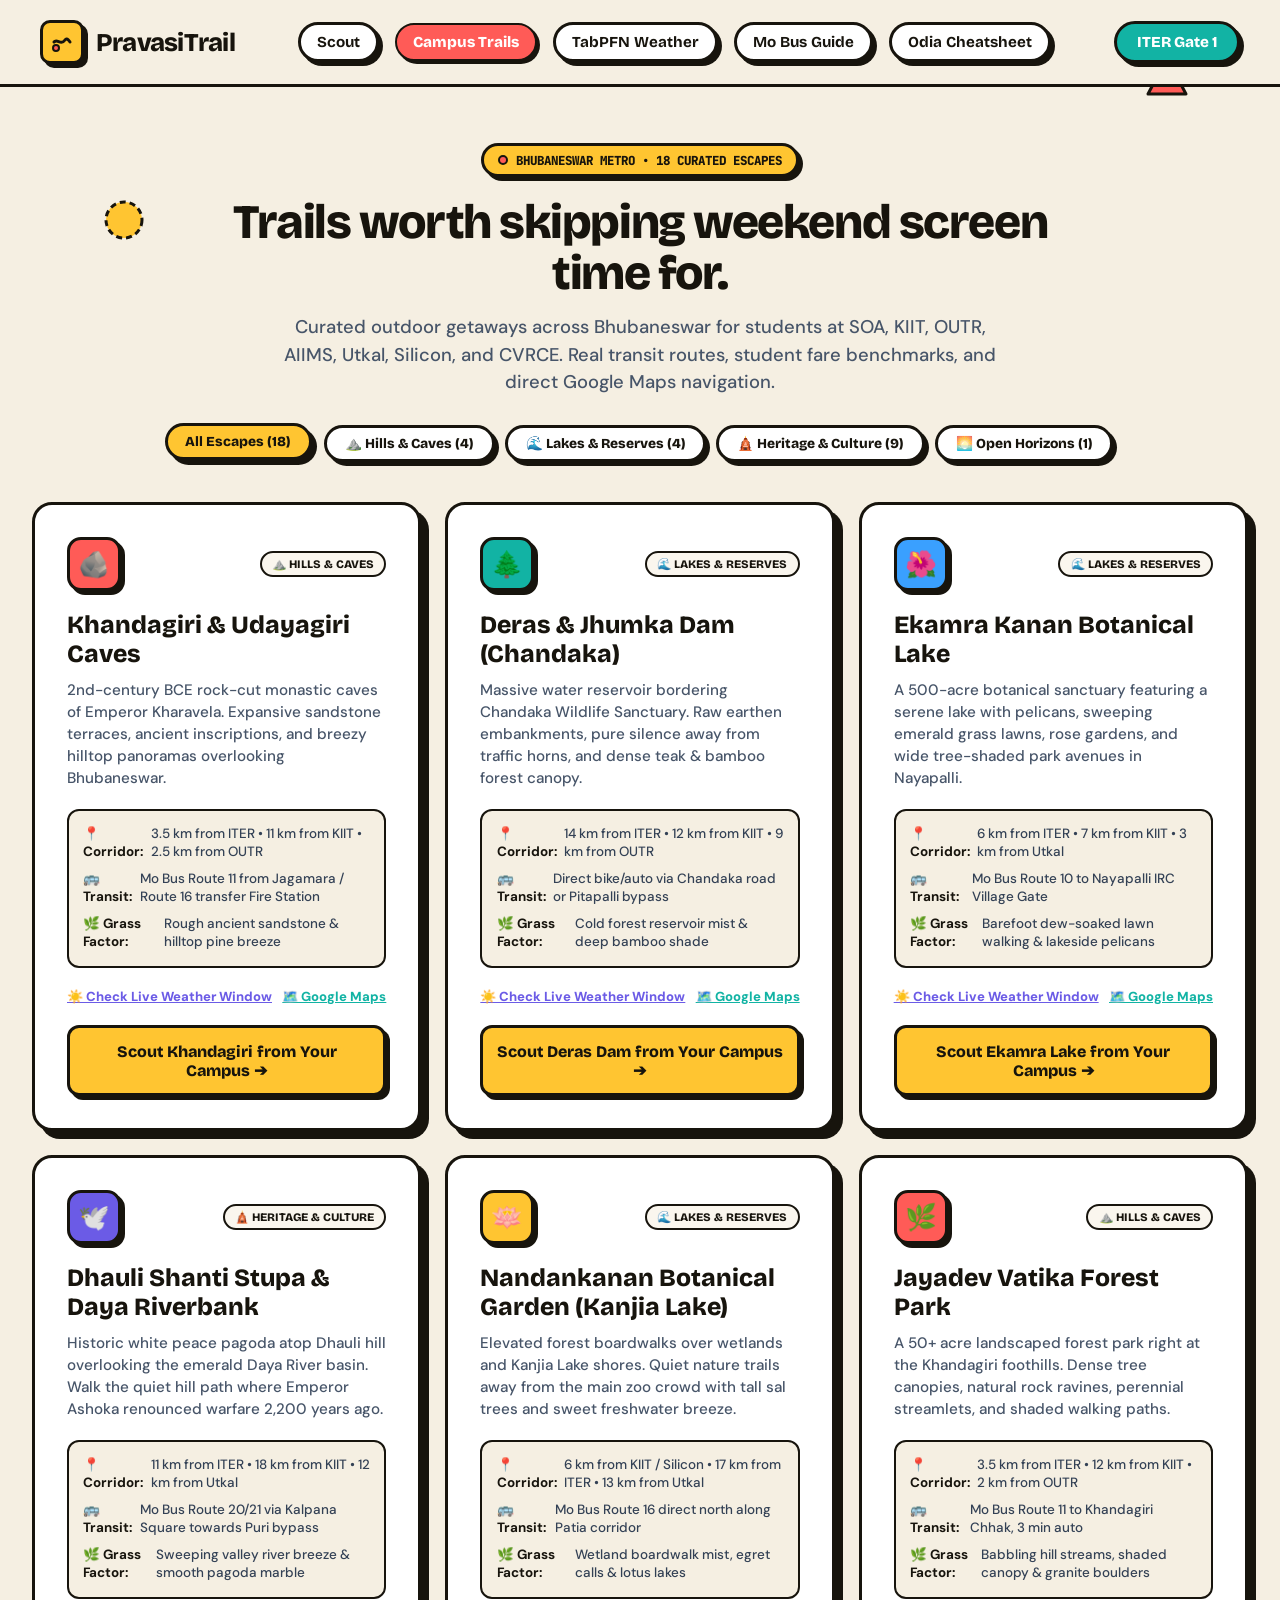
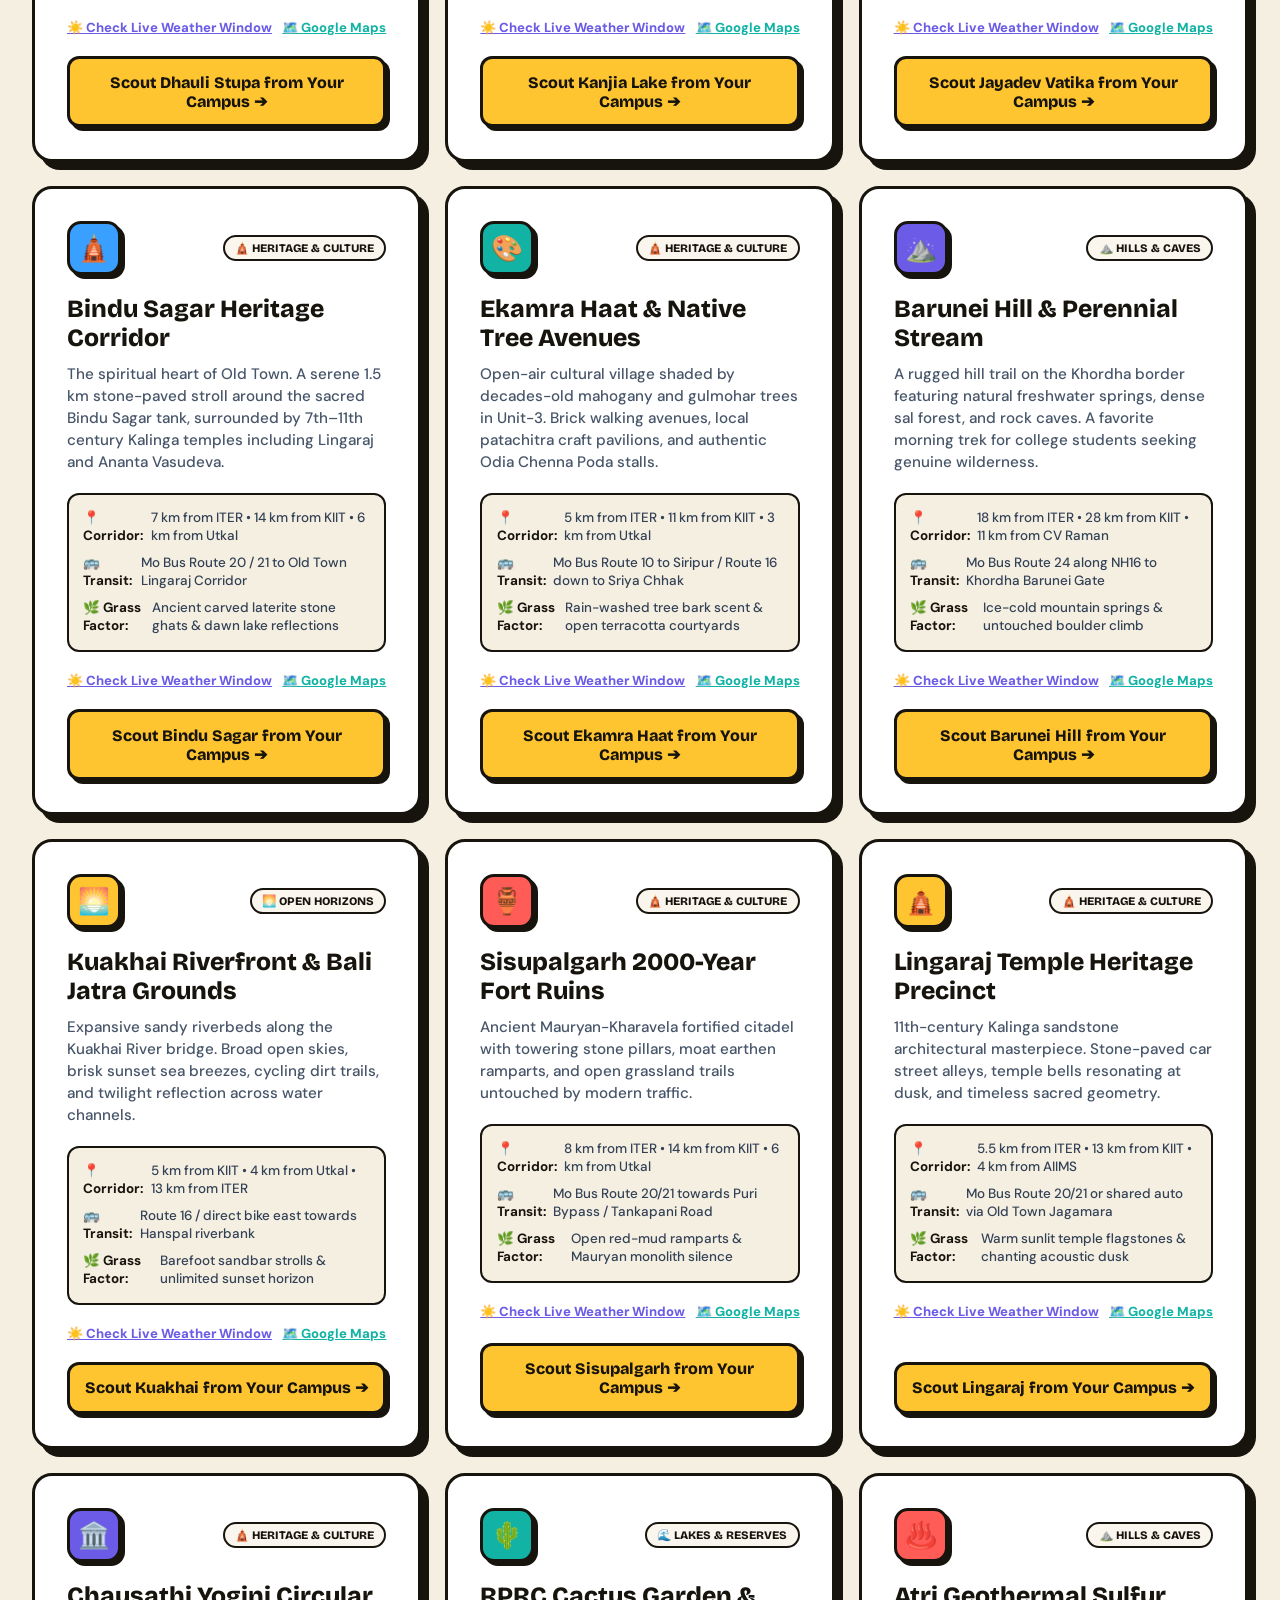
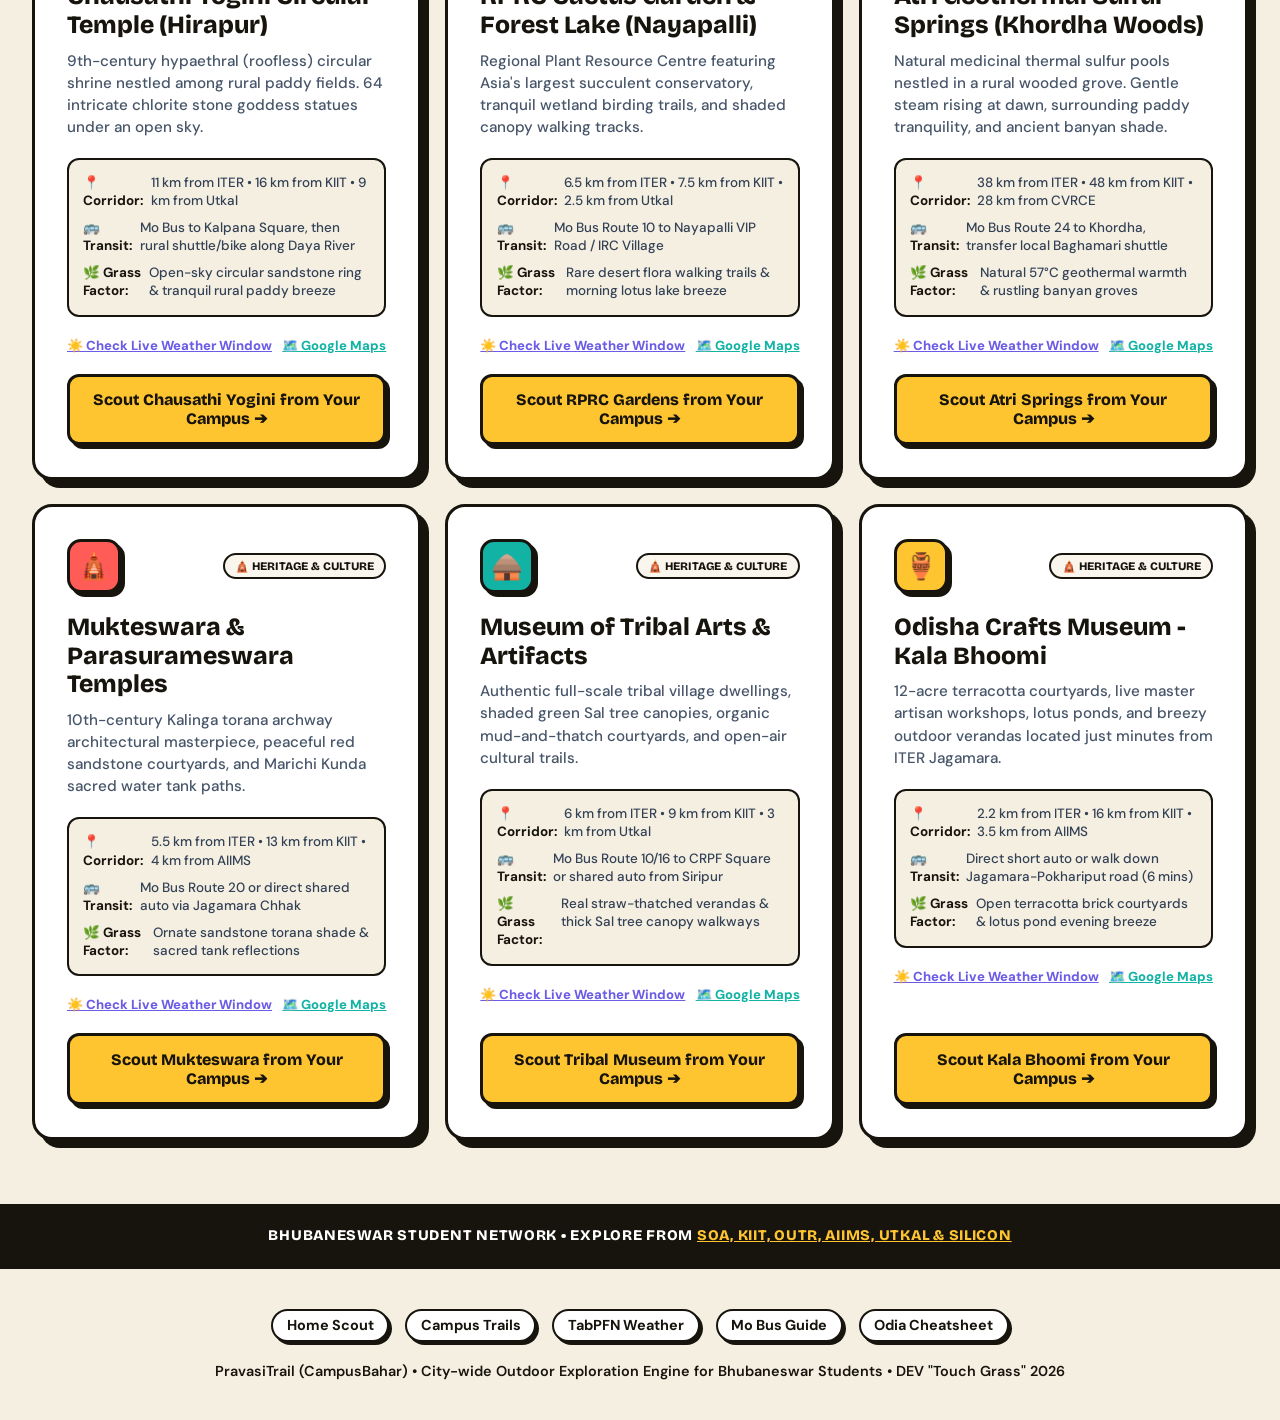
<file: static/trails.html>
<!DOCTYPE html>
<html lang="en">
<head>
  <meta charset="UTF-8">
  <meta name="viewport" content="width=device-width, initial-scale=1.0">
  <title>PravasiTrail • 15 Curated Outdoor Getaways in Bhubaneswar</title>
  
  <link rel="preconnect" href="https://fonts.googleapis.com">
  <link rel="preconnect" href="https://fonts.gstatic.com" crossorigin>
  <link href="https://fonts.googleapis.com/css2?family=Bricolage+Grotesque:opsz,wght@12..96,700;12..96,800&family=DM+Sans:ital,opsz,wght@0,9..40,400;0,9..40,500;0,9..40,700;1,9..40,400&family=JetBrains+Mono:wght@700;800&display=swap" rel="stylesheet">
  <link rel="stylesheet" href="style.css">

  <style>
    :root {
      --bg-cream: #f5efe2;
      --ink: #17140d;
      --teal: #12b3a4;
      --coral: #ff5b57;
      --mustard: #ffc531;
      --violet: #6b5be6;
      --sky: #3aa0ff;
      --white: #ffffff;
      
      --border-hard: 3px solid var(--ink);
      --shadow-lg: 8px 8px 0 var(--ink);
      --shadow-md: 5px 5px 0 var(--ink);
      --shadow-sm: 4px 4px 0 var(--ink);
      --shadow-active: 2px 2px 0 var(--ink);

      --font-display: 'Bricolage Grotesque', sans-serif;
      --font-body: 'DM Sans', sans-serif;
      --font-mono: 'JetBrains Mono', monospace;
    }

    * { margin: 0; padding: 0; box-sizing: border-box; }

    body {
      background-color: var(--bg-cream);
      color: var(--ink);
      font-family: var(--font-body);
      min-height: 100vh;
      overflow-x: hidden;
      position: relative;
    }

    .confetti-layer {
      position: fixed; inset: 0; pointer-events: none; z-index: 0; overflow: hidden;
    }
    .confetti-item { position: absolute; }
    .c-tri-coral { top: 6%; right: 7%; }
    .c-arc-teal { bottom: 12%; left: 4%; }
    .c-dots-mustard { top: 22%; left: 8%; }
    .c-plus-violet { top: 58%; right: 5%; }
    .c-squiggle-black { bottom: 25%; right: 12%; }
    .c-half-mustard { top: 40%; right: 18%; }

    .nav-container {
      position: relative; z-index: 10;
      display: flex; align-items: center; justify-content: space-between;
      padding: 1.25rem 2.5rem;
      border-bottom: var(--border-hard); background: var(--bg-cream);
    }
    .brand-wrap, .nav-brand {
      display: flex; align-items: center; gap: 0.75rem; text-decoration: none; color: var(--ink);
    }
    .brand-tile, .logo-box {
      width: 44px; height: 44px; background: var(--mustard); border: var(--border-hard);
      box-shadow: var(--shadow-sm); border-radius: 10px; display: grid; place-items: center;
    }
    .brand-tile svg, .logo-box svg { width: 24px; height: 24px; }
    .brand-name, .brand-text, .nav-brand span {
      font-family: var(--font-display); font-weight: 800; font-size: 1.6rem; letter-spacing: -0.03em;
    }

    select, input, textarea, .memphis-select {
      outline: none !important;
      border: 3px solid #17140d !important;
      background-color: #f5efe2 !important;
      color: #17140d !important;
      box-shadow: 4px 4px 0 #17140d !important;
      -webkit-appearance: none !important;
      -moz-appearance: none !important;
      appearance: none !important;
      border-radius: 12px;
      padding: 10px 14px;
      cursor: pointer;
      background-image: url("data:image/svg+xml,%3Csvg xmlns='http://www.w3.org/2000/svg' width='16' height='16' viewBox='0 0 24 24' fill='none' stroke='%2317140d' stroke-width='3' stroke-linecap='round' stroke-linejoin='round'%3E%3Cpath d='m6 9 6 6 6-6'/%3E%3C/svg%3E") !important;
      background-repeat: no-repeat !important;
      background-position: right 14px center !important;
      padding-right: 44px !important;
    }
    select:focus, input:focus, textarea:focus, .memphis-select:focus {
      outline: none !important;
      border-color: #17140d !important;
      box-shadow: 4px 4px 0 #17140d !important;
      background-color: #ffffff !important;
    }
    option {
      outline: none !important;
      -webkit-appearance: none !important;
      -moz-appearance: none !important;
      appearance: none !important;
      background-color: #f5efe2 !important;
      color: #17140d !important;
    }

    .nav-links { display: flex; align-items: center; gap: 1rem; list-style: none; }
    .nav-links a, .nav-link {
      font-family: var(--font-display); font-weight: 700; font-size: 0.95rem; color: var(--ink);
      text-decoration: none; padding: 0.5rem 1rem; border: var(--border-hard);
      background: var(--white); box-shadow: var(--shadow-sm); border-radius: 9999px;
      transition: transform 0.15s ease, box-shadow 0.15s ease, background 0.15s ease;
    }
    .nav-links a:hover, .nav-link:hover {
      transform: translate(-2px, -2px); box-shadow: var(--shadow-md); background: var(--mustard);
    }
    .nav-link.active, .nav-links a.active, .mobile-nav-link.active {
      background: #ff5b57 !important;
      color: #ffffff !important;
      box-shadow: 3px 3px 0 #17140d !important;
      border: 2px solid #17140d !important;
      border-radius: 9999px !important;
      padding: 0.5rem 1rem !important;
      text-decoration: none !important;
      font-weight: 800 !important;
    }

    .btn-gate, .nav-cta-btn {
      font-family: var(--font-display); font-weight: 800; font-size: 0.95rem; color: var(--white);
      background: var(--teal); border: var(--border-hard); padding: 0.55rem 1.25rem;
      border-radius: 9999px; box-shadow: var(--shadow-sm); text-decoration: none;
      transition: transform 0.15s ease, box-shadow 0.15s ease;
    }
    .btn-gate:hover, .nav-cta-btn:hover { transform: translate(2px, 2px); box-shadow: var(--shadow-active); }

    .page-header {
      position: relative; z-index: 10; text-align: center;
      padding: 3.5rem 1.5rem 1.75rem; max-width: 960px; margin: 0 auto;
    }
    .eyebrow-pill {
      display: inline-flex; align-items: center; gap: 0.5rem;
      background: var(--mustard); border: var(--border-hard); box-shadow: var(--shadow-sm);
      border-radius: 9999px; padding: 0.35rem 0.9rem;
      font-family: var(--font-mono); font-weight: 800; font-size: 0.78rem; margin-bottom: 1.25rem;
    }
    .eyebrow-dot {
      width: 10px; height: 10px; background: var(--coral); border-radius: 50%; border: 2px solid var(--ink);
    }
    .page-title {
      font-family: var(--font-display); font-weight: 800; font-size: 3rem; line-height: 1.05;
      letter-spacing: -0.03em; margin-bottom: 1rem;
    }
    .page-lead {
      font-size: 1.15rem; font-weight: 500; color: #475569; max-width: 720px; margin: 0 auto; line-height: 1.5;
    }

    /* Category Filter Bar */
    .category-filters {
      position: relative; z-index: 10;
      display: flex; justify-content: center; gap: 0.65rem; flex-wrap: wrap;
      margin-bottom: 2.5rem; padding: 0 1.5rem;
    }
    .filter-pill {
      font-family: var(--font-display); font-weight: 800; font-size: 0.86rem;
      padding: 0.45rem 1.1rem; background: var(--white); border: var(--border-hard);
      box-shadow: var(--shadow-sm); border-radius: 9999px; cursor: pointer;
      color: var(--ink); transition: all 0.15s ease;
    }
    .filter-pill:hover, .filter-pill.active {
      background: var(--mustard); transform: translate(-2px, -2px); box-shadow: var(--shadow-md);
    }

    .trails-grid {
      position: relative; z-index: 10;
      display: grid !important; grid-template-columns: repeat(auto-fill, minmax(340px, 1fr)) !important;
      gap: 24px !important; max-width: 1280px; margin: 0 auto 4rem; padding: 0 2rem;
    }

    .trail-card {
      background: var(--white); border: var(--border-hard); box-shadow: var(--shadow-lg);
      border-radius: 20px; padding: 2rem;
      display: flex !important; flex-direction: column !important; justify-content: space-between !important;
      height: 100% !important; box-sizing: border-box !important;
      transition: transform 0.2s ease, box-shadow 0.2s ease;
    }
    .trail-card:hover {
      transform: translate(-3px, -3px); box-shadow: 10px 10px 0 var(--ink);
    }
    .trail-card > div:first-child {
      display: flex;
      flex-direction: column;
      flex: 1 1 auto;
    }

    .card-top {
      display: flex; align-items: center; justify-content: space-between; margin-bottom: 1.25rem;
    }
    .trail-icon-box {
      width: 54px; height: 54px; border: var(--border-hard); border-radius: 14px;
      display: grid; place-items: center; font-size: 1.6rem; box-shadow: var(--shadow-sm);
    }
    .ibox-coral { background: var(--coral); }
    .ibox-teal { background: var(--teal); }
    .ibox-sky { background: var(--sky); }
    .ibox-violet { background: var(--violet); }
    .ibox-mustard { background: var(--mustard); }

    .category-chip {
      font-family: var(--font-display); font-weight: 800; font-size: 0.72rem;
      text-transform: uppercase; padding: 0.25rem 0.65rem; border: 2px solid var(--ink);
      border-radius: 9999px; background: #faf6ee; color: var(--ink);
    }

    .trail-title {
      font-family: var(--font-display); font-weight: 800; font-size: 1.55rem;
      line-height: 1.15; margin-bottom: 0.65rem;
    }
    .trail-desc {
      font-size: 0.95rem; font-weight: 500; color: #475569; line-height: 1.45; margin-bottom: 1.25rem;
    }

    .specs-list {
      list-style: none; display: flex; flex-direction: column; gap: 0.55rem;
      padding: 0.9rem; background: var(--bg-cream); border: 2px solid var(--ink);
      border-radius: 12px; margin-bottom: 1.25rem;
    }
    .specs-item {
      font-size: 0.84rem; font-weight: 700; color: var(--ink);
      display: flex; align-items: flex-start; gap: 0.45rem; line-height: 1.35;
    }
    .specs-item span { font-weight: 500; color: #334155; }

    .card-links-row {
      display: flex; align-items: center; justify-content: space-between;
      gap: 0.5rem; margin-bottom: 1.25rem; flex-wrap: wrap;
    }
    .weather-check-link {
      font-size: 0.82rem; font-weight: 800; color: var(--violet); text-decoration: underline;
    }
    .gmap-mini-link {
      font-size: 0.82rem; font-weight: 800; color: var(--teal); text-decoration: underline;
    }

    .btn-scout-trail {
      display: block; width: 100%; text-align: center; text-decoration: none;
      background: var(--mustard); color: var(--ink); font-family: var(--font-display);
      font-weight: 800; font-size: 1rem; padding: 0.85rem; border: var(--border-hard);
      box-shadow: var(--shadow-sm); border-radius: 12px; margin-top: auto;
      transition: transform 0.15s ease, box-shadow 0.15s ease;
    }
    .btn-scout-trail:hover {
      transform: translate(2px, 2px); box-shadow: var(--shadow-active); background: var(--coral); color: var(--white);
    }

    .campus-strip {
      background: var(--ink); color: var(--white); padding: 1.2rem;
      text-align: center; font-family: var(--font-display); font-weight: 800; font-size: 0.92rem;
      letter-spacing: 0.05em; border-top: var(--border-hard); border-bottom: var(--border-hard);
    }
    .campus-strip span { color: var(--mustard); text-decoration: underline; }

    footer {
      background: var(--bg-cream); padding: 2.5rem 1.5rem; text-align: center;
      border-top: var(--border-hard); font-weight: 600; font-size: 0.9rem;
    }
    .footer-nav {
      display: flex; justify-content: center; gap: 1rem; flex-wrap: wrap; margin-bottom: 1.25rem;
    }
    .footer-nav a {
      color: var(--ink); font-weight: 700; text-decoration: none; font-size: 0.9rem;
      border: 2px solid var(--ink); background: var(--white); padding: 0.35rem 0.85rem;
      border-radius: 9999px; box-shadow: 3px 3px 0 var(--ink);
      transition: transform 0.15s ease, box-shadow 0.15s ease;
    }
    .footer-nav a:hover {
      transform: translate(2px, 2px); box-shadow: 1px 1px 0 var(--ink); background: var(--mustard);
    }

    .mobile-nav-bar { display: none; }

    @media (max-width: 960px) {
      .nav-links { display: none; }
      .mobile-nav-bar {
        display: flex; align-items: center; justify-content: center;
        gap: 0.6rem; flex-wrap: wrap; margin: 0.5rem auto 1.5rem;
        padding: 0 1rem; position: relative; z-index: 10;
      }
      .mobile-nav-link {
        font-family: var(--font-display); font-weight: 800; font-size: 0.82rem;
        color: var(--ink); text-decoration: none;
        background: var(--white); border: 2px solid var(--ink);
        box-shadow: 3px 3px 0 var(--ink); padding: 0.35rem 0.75rem;
        border-radius: 9999px;
      }
      .mobile-nav-link:hover, .mobile-nav-link.active { background: var(--mustard); }
      .page-title { font-size: 2.3rem; }
      .trails-grid { grid-template-columns: 1fr; padding: 0 1.25rem; }
    }
  </style>
</head>
<body>

  <!-- BACKGROUND CONFETTI -->
  <div class="confetti-layer" aria-hidden="true">
    <svg class="confetti-item c-tri-coral" width="46" height="46" viewBox="0 0 46 46">
      <polygon points="23,4 42,40 4,40" fill="#ff5b57" stroke="#17140d" stroke-width="3" stroke-linejoin="round"/>
    </svg>
    <svg class="confetti-item c-arc-teal" width="56" height="56" viewBox="0 0 56 56">
      <path d="M4 52 A48 48 0 0 1 52 4 L52 52 Z" fill="#12b3a4" stroke="#17140d" stroke-width="3"/>
    </svg>
    <svg class="confetti-item c-dots-mustard" width="44" height="44" viewBox="0 0 44 44">
      <circle cx="22" cy="22" r="18" fill="#ffc531" stroke="#17140d" stroke-width="3" stroke-dasharray="6,4"/>
    </svg>
    <svg class="confetti-item c-plus-violet" width="40" height="40" viewBox="0 0 40 40">
      <rect x="14" y="2" width="12" height="36" fill="#6b5be6" stroke="#17140d" stroke-width="3"/>
      <rect x="2" y="14" width="36" height="12" fill="#6b5be6" stroke="#17140d" stroke-width="3"/>
    </svg>
    <svg class="confetti-item c-squiggle-black" width="68" height="34" viewBox="0 0 68 34">
      <path d="M4 17 Q 16 0, 28 17 T 52 17 T 64 17" fill="none" stroke="#17140d" stroke-width="4" stroke-linecap="round"/>
    </svg>
  </div>

  <!-- NAVIGATION BAR -->
  <nav class="nav-container">
    <a href="/" class="nav-brand">
      <div class="logo-box">
        <svg width="24" height="24" viewBox="0 0 24 24" fill="none">
          <path d="M4 12C7 8 11 16 15 10C17 7 20 12 20 12" stroke="#17140d" stroke-width="3" stroke-linecap="round"/>
          <circle cx="6" cy="18" r="3" fill="#ff5b57" stroke="#17140d" stroke-width="2"/>
        </svg>
      </div>
      <span class="brand-text">PravasiTrail</span>
    </a>

    <div class="nav-links">
      <a href="/" class="nav-link">Scout</a>
      <a href="/trails" class="nav-link active">Campus Trails</a>
      <a href="/weather" class="nav-link">TabPFN Weather</a>
      <a href="/mobus" class="nav-link">Mo Bus Guide</a>
      <a href="/odia" class="nav-link">Odia Cheatsheet</a>
    </div>

    <a href="/" class="nav-cta-btn">ITER Gate 1</a>
  </nav>

  <!-- Mobile Quick Navigation Bar -->
  <div class="mobile-nav-bar">
    <a href="/" class="mobile-nav-link">🏠 Scout</a>
    <a href="/trails" class="mobile-nav-link active">🚶 Trails</a>
    <a href="/weather" class="mobile-nav-link">☀️ Weather</a>
    <a href="/mobus" class="mobile-nav-link">🚌 Mo Bus</a>
    <a href="/odia" class="mobile-nav-link">🗣️ Odia</a>
  </div>

  <!-- PAGE HEADER -->
  <header class="page-header">
    <div class="eyebrow-pill">
      <span class="eyebrow-dot"></span>
      <span>BHUBANESWAR METRO • 18 CURATED ESCAPES</span>
    </div>
    <h1 class="page-title">Trails worth skipping weekend screen time for.</h1>
    <p class="page-lead">Curated outdoor getaways across Bhubaneswar for students at SOA, KIIT, OUTR, AIIMS, Utkal, Silicon, and CVRCE. Real transit routes, student fare benchmarks, and direct Google Maps navigation.</p>
  </header>

  <!-- CATEGORY FILTER BAR -->
  <div class="category-filters">
    <button class="filter-pill active" onclick="filterCategory('all')">All Escapes (18)</button>
    <button class="filter-pill" onclick="filterCategory('hills')">⛰️ Hills & Caves (4)</button>
    <button class="filter-pill" onclick="filterCategory('lakes')">🌊 Lakes & Reserves (4)</button>
    <button class="filter-pill" onclick="filterCategory('heritage')">🛕 Heritage & Culture (9)</button>
    <button class="filter-pill" onclick="filterCategory('open')">🌅 Open Horizons (1)</button>
  </div>

  <!-- TRAILS GRID -->
  <main class="trails-grid" id="trails-list">
    <!-- 1. Khandagiri -->
    <div class="trail-card" data-category="hills">
      <div>
        <div class="card-top">
          <div class="trail-icon-box ibox-coral">🪨</div>
          <span class="category-chip">⛰️ Hills & Caves</span>
        </div>
        <h2 class="trail-title">Khandagiri & Udayagiri Caves</h2>
        <p class="trail-desc">2nd-century BCE rock-cut monastic caves of Emperor Kharavela. Expansive sandstone terraces, ancient inscriptions, and breezy hilltop panoramas overlooking Bhubaneswar.</p>
        <ul class="specs-list">
          <li class="specs-item">📍 Corridor: <span>3.5 km from ITER • 11 km from KIIT • 2.5 km from OUTR</span></li>
          <li class="specs-item">🚌 Transit: <span>Mo Bus Route 11 from Jagamara / Route 16 transfer Fire Station</span></li>
          <li class="specs-item">🌿 Grass Factor: <span>Rough ancient sandstone & hilltop pine breeze</span></li>
        </ul>
        <div class="card-links-row">
          <a href="weather.html" class="weather-check-link">☀️ Check Live Weather Window</a>
          <a href="https://www.google.com/maps?q=20.2588,85.7865" target="_blank" class="gmap-mini-link">🗺️ Google Maps</a>
        </div>
      </div>
      <a href="/?dest=khandagiri" class="btn-scout-trail">
        <span>Scout Khandagiri from Your Campus ➔</span>
      </a>
    </div>

    <!-- 2. Deras Dam -->
    <div class="trail-card" data-category="lakes">
      <div>
        <div class="card-top">
          <div class="trail-icon-box ibox-teal">🌲</div>
          <span class="category-chip">🌊 Lakes & Reserves</span>
        </div>
        <h2 class="trail-title">Deras & Jhumka Dam (Chandaka)</h2>
        <p class="trail-desc">Massive water reservoir bordering Chandaka Wildlife Sanctuary. Raw earthen embankments, pure silence away from traffic horns, and dense teak & bamboo forest canopy.</p>
        <ul class="specs-list">
          <li class="specs-item">📍 Corridor: <span>14 km from ITER • 12 km from KIIT • 9 km from OUTR</span></li>
          <li class="specs-item">🚌 Transit: <span>Direct bike/auto via Chandaka road or Pitapalli bypass</span></li>
          <li class="specs-item">🌿 Grass Factor: <span>Cold forest reservoir mist & deep bamboo shade</span></li>
        </ul>
        <div class="card-links-row">
          <a href="weather.html" class="weather-check-link">☀️ Check Live Weather Window</a>
          <a href="https://www.google.com/maps?q=20.3346,85.7082" target="_blank" class="gmap-mini-link">🗺️ Google Maps</a>
        </div>
      </div>
      <a href="/?dest=deras" class="btn-scout-trail">
        <span>Scout Deras Dam from Your Campus ➔</span>
      </a>
    </div>

    <!-- 3. Ekamra Kanan Lake -->
    <div class="trail-card" data-category="lakes">
      <div>
        <div class="card-top">
          <div class="trail-icon-box ibox-sky">🌺</div>
          <span class="category-chip">🌊 Lakes & Reserves</span>
        </div>
        <h2 class="trail-title">Ekamra Kanan Botanical Lake</h2>
        <p class="trail-desc">A 500-acre botanical sanctuary featuring a serene lake with pelicans, sweeping emerald grass lawns, rose gardens, and wide tree-shaded park avenues in Nayapalli.</p>
        <ul class="specs-list">
          <li class="specs-item">📍 Corridor: <span>6 km from ITER • 7 km from KIIT • 3 km from Utkal</span></li>
          <li class="specs-item">🚌 Transit: <span>Mo Bus Route 10 to Nayapalli IRC Village Gate</span></li>
          <li class="specs-item">🌿 Grass Factor: <span>Barefoot dew-soaked lawn walking & lakeside pelicans</span></li>
        </ul>
        <div class="card-links-row">
          <a href="weather.html" class="weather-check-link">☀️ Check Live Weather Window</a>
          <a href="https://www.google.com/maps?q=20.3060,85.8118" target="_blank" class="gmap-mini-link">🗺️ Google Maps</a>
        </div>
      </div>
      <a href="/?dest=ekamra" class="btn-scout-trail">
        <span>Scout Ekamra Lake from Your Campus ➔</span>
      </a>
    </div>

    <!-- 4. Dhauli Shanti Stupa -->
    <div class="trail-card" data-category="heritage">
      <div>
        <div class="card-top">
          <div class="trail-icon-box ibox-violet">🕊️</div>
          <span class="category-chip">🛕 Heritage & Culture</span>
        </div>
        <h2 class="trail-title">Dhauli Shanti Stupa & Daya Riverbank</h2>
        <p class="trail-desc">Historic white peace pagoda atop Dhauli hill overlooking the emerald Daya River basin. Walk the quiet hill path where Emperor Ashoka renounced warfare 2,200 years ago.</p>
        <ul class="specs-list">
          <li class="specs-item">📍 Corridor: <span>11 km from ITER • 18 km from KIIT • 12 km from Utkal</span></li>
          <li class="specs-item">🚌 Transit: <span>Mo Bus Route 20/21 via Kalpana Square towards Puri bypass</span></li>
          <li class="specs-item">🌿 Grass Factor: <span>Sweeping valley river breeze & smooth pagoda marble</span></li>
        </ul>
        <div class="card-links-row">
          <a href="weather.html" class="weather-check-link">☀️ Check Live Weather Window</a>
          <a href="https://www.google.com/maps?q=20.1923,85.8394" target="_blank" class="gmap-mini-link">🗺️ Google Maps</a>
        </div>
      </div>
      <a href="/?dest=dhauli" class="btn-scout-trail">
        <span>Scout Dhauli Stupa from Your Campus ➔</span>
      </a>
    </div>

    <!-- 5. Nandankanan Botanical -->
    <div class="trail-card" data-category="lakes">
      <div>
        <div class="card-top">
          <div class="trail-icon-box ibox-mustard">🪷</div>
          <span class="category-chip">🌊 Lakes & Reserves</span>
        </div>
        <h2 class="trail-title">Nandankanan Botanical Garden (Kanjia Lake)</h2>
        <p class="trail-desc">Elevated forest boardwalks over wetlands and Kanjia Lake shores. Quiet nature trails away from the main zoo crowd with tall sal trees and sweet freshwater breeze.</p>
        <ul class="specs-list">
          <li class="specs-item">📍 Corridor: <span>6 km from KIIT / Silicon • 17 km from ITER • 13 km from Utkal</span></li>
          <li class="specs-item">🚌 Transit: <span>Mo Bus Route 16 direct north along Patia corridor</span></li>
          <li class="specs-item">🌿 Grass Factor: <span>Wetland boardwalk mist, egret calls & lotus lakes</span></li>
        </ul>
        <div class="card-links-row">
          <a href="weather.html" class="weather-check-link">☀️ Check Live Weather Window</a>
          <a href="https://www.google.com/maps?q=20.3995,85.8252" target="_blank" class="gmap-mini-link">🗺️ Google Maps</a>
        </div>
      </div>
      <a href="/?dest=nandankanan" class="btn-scout-trail">
        <span>Scout Kanjia Lake from Your Campus ➔</span>
      </a>
    </div>

    <!-- 6. Jayadev Vatika -->
    <div class="trail-card" data-category="hills">
      <div>
        <div class="card-top">
          <div class="trail-icon-box ibox-coral">🌿</div>
          <span class="category-chip">⛰️ Hills & Caves</span>
        </div>
        <h2 class="trail-title">Jayadev Vatika Forest Park</h2>
        <p class="trail-desc">A 50+ acre landscaped forest park right at the Khandagiri foothills. Dense tree canopies, natural rock ravines, perennial streamlets, and shaded walking paths.</p>
        <ul class="specs-list">
          <li class="specs-item">📍 Corridor: <span>3.5 km from ITER • 12 km from KIIT • 2 km from OUTR</span></li>
          <li class="specs-item">🚌 Transit: <span>Mo Bus Route 11 to Khandagiri Chhak, 3 min auto</span></li>
          <li class="specs-item">🌿 Grass Factor: <span>Babbling hill streams, shaded canopy & granite boulders</span></li>
        </ul>
        <div class="card-links-row">
          <a href="weather.html" class="weather-check-link">☀️ Check Live Weather Window</a>
          <a href="https://www.google.com/maps?q=20.2644,85.7834" target="_blank" class="gmap-mini-link">🗺️ Google Maps</a>
        </div>
      </div>
      <a href="/?dest=jayadev" class="btn-scout-trail">
        <span>Scout Jayadev Vatika from Your Campus ➔</span>
      </a>
    </div>

    <!-- 7. Bindu Sagar -->
    <div class="trail-card" data-category="heritage">
      <div>
        <div class="card-top">
          <div class="trail-icon-box ibox-sky">🛕</div>
          <span class="category-chip">🛕 Heritage & Culture</span>
        </div>
        <h2 class="trail-title">Bindu Sagar Heritage Corridor</h2>
        <p class="trail-desc">The spiritual heart of Old Town. A serene 1.5 km stone-paved stroll around the sacred Bindu Sagar tank, surrounded by 7th–11th century Kalinga temples including Lingaraj and Ananta Vasudeva.</p>
        <ul class="specs-list">
          <li class="specs-item">📍 Corridor: <span>7 km from ITER • 14 km from KIIT • 6 km from Utkal</span></li>
          <li class="specs-item">🚌 Transit: <span>Mo Bus Route 20 / 21 to Old Town Lingaraj Corridor</span></li>
          <li class="specs-item">🌿 Grass Factor: <span>Ancient carved laterite stone ghats & dawn lake reflections</span></li>
        </ul>
        <div class="card-links-row">
          <a href="weather.html" class="weather-check-link">☀️ Check Live Weather Window</a>
          <a href="https://www.google.com/maps?q=20.2415,85.8354" target="_blank" class="gmap-mini-link">🗺️ Google Maps</a>
        </div>
      </div>
      <a href="/?dest=bindusagar" class="btn-scout-trail">
        <span>Scout Bindu Sagar from Your Campus ➔</span>
      </a>
    </div>

    <!-- 8. Ekamra Haat -->
    <div class="trail-card" data-category="heritage">
      <div>
        <div class="card-top">
          <div class="trail-icon-box ibox-teal">🎨</div>
          <span class="category-chip">🛕 Heritage & Culture</span>
        </div>
        <h2 class="trail-title">Ekamra Haat & Native Tree Avenues</h2>
        <p class="trail-desc">Open-air cultural village shaded by decades-old mahogany and gulmohar trees in Unit-3. Brick walking avenues, local patachitra craft pavilions, and authentic Odia Chenna Poda stalls.</p>
        <ul class="specs-list">
          <li class="specs-item">📍 Corridor: <span>5 km from ITER • 11 km from KIIT • 3 km from Utkal</span></li>
          <li class="specs-item">🚌 Transit: <span>Mo Bus Route 10 to Siripur / Route 16 down to Sriya Chhak</span></li>
          <li class="specs-item">🌿 Grass Factor: <span>Rain-washed tree bark scent & open terracotta courtyards</span></li>
        </ul>
        <div class="card-links-row">
          <a href="weather.html" class="weather-check-link">☀️ Check Live Weather Window</a>
          <a href="https://www.google.com/maps?q=20.2731,85.8361" target="_blank" class="gmap-mini-link">🗺️ Google Maps</a>
        </div>
      </div>
      <a href="/?dest=ekamrahaat" class="btn-scout-trail">
        <span>Scout Ekamra Haat from Your Campus ➔</span>
      </a>
    </div>

    <!-- 9. Barunei Hill -->
    <div class="trail-card" data-category="hills">
      <div>
        <div class="card-top">
          <div class="trail-icon-box ibox-violet">⛰️</div>
          <span class="category-chip">⛰️ Hills & Caves</span>
        </div>
        <h2 class="trail-title">Barunei Hill & Perennial Stream</h2>
        <p class="trail-desc">A rugged hill trail on the Khordha border featuring natural freshwater springs, dense sal forest, and rock caves. A favorite morning trek for college students seeking genuine wilderness.</p>
        <ul class="specs-list">
          <li class="specs-item">📍 Corridor: <span>18 km from ITER • 28 km from KIIT • 11 km from CV Raman</span></li>
          <li class="specs-item">🚌 Transit: <span>Mo Bus Route 24 along NH16 to Khordha Barunei Gate</span></li>
          <li class="specs-item">🌿 Grass Factor: <span>Ice-cold mountain springs & untouched boulder climb</span></li>
        </ul>
        <div class="card-links-row">
          <a href="weather.html" class="weather-check-link">☀️ Check Live Weather Window</a>
          <a href="https://www.google.com/maps?q=20.1804,85.6698" target="_blank" class="gmap-mini-link">🗺️ Google Maps</a>
        </div>
      </div>
      <a href="/?dest=barunei" class="btn-scout-trail">
        <span>Scout Barunei Hill from Your Campus ➔</span>
      </a>
    </div>

    <!-- 10. Kuakhai Riverfront -->
    <div class="trail-card" data-category="open">
      <div>
        <div class="card-top">
          <div class="trail-icon-box ibox-mustard">🌅</div>
          <span class="category-chip">🌅 Open Horizons</span>
        </div>
        <h2 class="trail-title">Kuakhai Riverfront & Bali Jatra Grounds</h2>
        <p class="trail-desc">Expansive sandy riverbeds along the Kuakhai River bridge. Broad open skies, brisk sunset sea breezes, cycling dirt trails, and twilight reflection across water channels.</p>
        <ul class="specs-list">
          <li class="specs-item">📍 Corridor: <span>5 km from KIIT • 4 km from Utkal • 13 km from ITER</span></li>
          <li class="specs-item">🚌 Transit: <span>Route 16 / direct bike east towards Hanspal riverbank</span></li>
          <li class="specs-item">🌿 Grass Factor: <span>Barefoot sandbar strolls & unlimited sunset horizon</span></li>
        </ul>
        <div class="card-links-row">
          <a href="weather.html" class="weather-check-link">☀️ Check Live Weather Window</a>
          <a href="https://www.google.com/maps?q=20.3392,85.8672" target="_blank" class="gmap-mini-link">🗺️ Google Maps</a>
        </div>
      </div>
      <a href="/?dest=kuakhai" class="btn-scout-trail">
        <span>Scout Kuakhai from Your Campus ➔</span>
      </a>
    </div>

    <!-- 11. Sisupalgarh Ruins -->
    <div class="trail-card" data-category="heritage">
      <div>
        <div class="card-top">
          <div class="trail-icon-box ibox-coral">🏺</div>
          <span class="category-chip">🛕 Heritage & Culture</span>
        </div>
        <h2 class="trail-title">Sisupalgarh 2000-Year Fort Ruins</h2>
        <p class="trail-desc">Ancient Mauryan-Kharavela fortified citadel with towering stone pillars, moat earthen ramparts, and open grassland trails untouched by modern traffic.</p>
        <ul class="specs-list">
          <li class="specs-item">📍 Corridor: <span>8 km from ITER • 14 km from KIIT • 6 km from Utkal</span></li>
          <li class="specs-item">🚌 Transit: <span>Mo Bus Route 20/21 towards Puri Bypass / Tankapani Road</span></li>
          <li class="specs-item">🌿 Grass Factor: <span>Open red-mud ramparts & Mauryan monolith silence</span></li>
        </ul>
        <div class="card-links-row">
          <a href="weather.html" class="weather-check-link">☀️ Check Live Weather Window</a>
          <a href="https://www.google.com/maps?q=20.2248,85.8572" target="_blank" class="gmap-mini-link">🗺️ Google Maps</a>
        </div>
      </div>
      <a href="/?dest=sisupalgarh" class="btn-scout-trail">
        <span>Scout Sisupalgarh from Your Campus ➔</span>
      </a>
    </div>

    <!-- 12. Lingaraj Temple Precinct -->
    <div class="trail-card" data-category="heritage">
      <div>
        <div class="card-top">
          <div class="trail-icon-box ibox-mustard">🛕</div>
          <span class="category-chip">🛕 Heritage & Culture</span>
        </div>
        <h2 class="trail-title">Lingaraj Temple Heritage Precinct</h2>
        <p class="trail-desc">11th-century Kalinga sandstone architectural masterpiece. Stone-paved car street alleys, temple bells resonating at dusk, and timeless sacred geometry.</p>
        <ul class="specs-list">
          <li class="specs-item">📍 Corridor: <span>5.5 km from ITER • 13 km from KIIT • 4 km from AIIMS</span></li>
          <li class="specs-item">🚌 Transit: <span>Mo Bus Route 20/21 or shared auto via Old Town Jagamara</span></li>
          <li class="specs-item">🌿 Grass Factor: <span>Warm sunlit temple flagstones & chanting acoustic dusk</span></li>
        </ul>
        <div class="card-links-row">
          <a href="weather.html" class="weather-check-link">☀️ Check Live Weather Window</a>
          <a href="https://www.google.com/maps?q=20.2382,85.8336" target="_blank" class="gmap-mini-link">🗺️ Google Maps</a>
        </div>
      </div>
      <a href="/?dest=lingaraj" class="btn-scout-trail">
        <span>Scout Lingaraj from Your Campus ➔</span>
      </a>
    </div>

    <!-- 13. Chausathi Yogini Temple -->
    <div class="trail-card" data-category="heritage">
      <div>
        <div class="card-top">
          <div class="trail-icon-box ibox-violet">🏛️</div>
          <span class="category-chip">🛕 Heritage & Culture</span>
        </div>
        <h2 class="trail-title">Chausathi Yogini Circular Temple (Hirapur)</h2>
        <p class="trail-desc">9th-century hypaethral (roofless) circular shrine nestled among rural paddy fields. 64 intricate chlorite stone goddess statues under an open sky.</p>
        <ul class="specs-list">
          <li class="specs-item">📍 Corridor: <span>11 km from ITER • 16 km from KIIT • 9 km from Utkal</span></li>
          <li class="specs-item">🚌 Transit: <span>Mo Bus to Kalpana Square, then rural shuttle/bike along Daya River</span></li>
          <li class="specs-item">🌿 Grass Factor: <span>Open-sky circular sandstone ring & tranquil rural paddy breeze</span></li>
        </ul>
        <div class="card-links-row">
          <a href="weather.html" class="weather-check-link">☀️ Check Live Weather Window</a>
          <a href="https://www.google.com/maps?q=20.2081,85.8753" target="_blank" class="gmap-mini-link">🗺️ Google Maps</a>
        </div>
      </div>
      <a href="/?dest=chausathi" class="btn-scout-trail">
        <span>Scout Chausathi Yogini from Your Campus ➔</span>
      </a>
    </div>

    <!-- 14. RPRC Gardens -->
    <div class="trail-card" data-category="lakes">
      <div>
        <div class="card-top">
          <div class="trail-icon-box ibox-teal">🌵</div>
          <span class="category-chip">🌊 Lakes & Reserves</span>
        </div>
        <h2 class="trail-title">RPRC Cactus Garden & Forest Lake (Nayapalli)</h2>
        <p class="trail-desc">Regional Plant Resource Centre featuring Asia's largest succulent conservatory, tranquil wetland birding trails, and shaded canopy walking tracks.</p>
        <ul class="specs-list">
          <li class="specs-item">📍 Corridor: <span>6.5 km from ITER • 7.5 km from KIIT • 2.5 km from Utkal</span></li>
          <li class="specs-item">🚌 Transit: <span>Mo Bus Route 10 to Nayapalli VIP Road / IRC Village</span></li>
          <li class="specs-item">🌿 Grass Factor: <span>Rare desert flora walking trails & morning lotus lake breeze</span></li>
        </ul>
        <div class="card-links-row">
          <a href="weather.html" class="weather-check-link">☀️ Check Live Weather Window</a>
          <a href="https://www.google.com/maps?q=20.3015,85.8085" target="_blank" class="gmap-mini-link">🗺️ Google Maps</a>
        </div>
      </div>
      <a href="/?dest=rprc" class="btn-scout-trail">
        <span>Scout RPRC Gardens from Your Campus ➔</span>
      </a>
    </div>

    <!-- 15. Atri Springs -->
    <div class="trail-card" data-category="hills">
      <div>
        <div class="card-top">
          <div class="trail-icon-box ibox-coral">♨️</div>
          <span class="category-chip">⛰️ Hills & Caves</span>
        </div>
        <h2 class="trail-title">Atri Geothermal Sulfur Springs (Khordha Woods)</h2>
        <p class="trail-desc">Natural medicinal thermal sulfur pools nestled in a rural wooded grove. Gentle steam rising at dawn, surrounding paddy tranquility, and ancient banyan shade.</p>
        <ul class="specs-list">
          <li class="specs-item">📍 Corridor: <span>38 km from ITER • 48 km from KIIT • 28 km from CVRCE</span></li>
          <li class="specs-item">🚌 Transit: <span>Mo Bus Route 24 to Khordha, transfer local Baghamari shuttle</span></li>
          <li class="specs-item">🌿 Grass Factor: <span>Natural 57°C geothermal warmth & rustling banyan groves</span></li>
        </ul>
        <div class="card-links-row">
          <a href="weather.html" class="weather-check-link">☀️ Check Live Weather Window</a>
          <a href="https://www.google.com/maps?q=20.1539,85.5042" target="_blank" class="gmap-mini-link">🗺️ Google Maps</a>
        </div>
      </div>
      <a href="/?dest=atri" class="btn-scout-trail">
        <span>Scout Atri Springs from Your Campus ➔</span>
      </a>
    </div>

    <!-- 16. Mukteswara Temple -->
    <div class="trail-card" data-category="heritage">
      <div>
        <div class="card-top">
          <div class="trail-icon-box ibox-coral">🛕</div>
          <span class="category-chip">🛕 Heritage & Culture</span>
        </div>
        <h2 class="trail-title">Mukteswara & Parasurameswara Temples</h2>
        <p class="trail-desc">10th-century Kalinga torana archway architectural masterpiece, peaceful red sandstone courtyards, and Marichi Kunda sacred water tank paths.</p>
        <ul class="specs-list">
          <li class="specs-item">📍 Corridor: <span>5.5 km from ITER • 13 km from KIIT • 4 km from AIIMS</span></li>
          <li class="specs-item">🚌 Transit: <span>Mo Bus Route 20 or direct shared auto via Jagamara Chhak</span></li>
          <li class="specs-item">🌿 Grass Factor: <span>Ornate sandstone torana shade & sacred tank reflections</span></li>
        </ul>
        <div class="card-links-row">
          <a href="weather.html" class="weather-check-link">☀️ Check Live Weather Window</a>
          <a href="https://www.google.com/maps?q=20.2432,85.8339" target="_blank" class="gmap-mini-link">🗺️ Google Maps</a>
        </div>
      </div>
      <a href="/?dest=mukteswara" class="btn-scout-trail">
        <span>Scout Mukteswara from Your Campus ➔</span>
      </a>
    </div>

    <!-- 17. Museum of Tribal Arts -->
    <div class="trail-card" data-category="heritage">
      <div>
        <div class="card-top">
          <div class="trail-icon-box ibox-teal">🛖</div>
          <span class="category-chip">🛕 Heritage & Culture</span>
        </div>
        <h2 class="trail-title">Museum of Tribal Arts & Artifacts</h2>
        <p class="trail-desc">Authentic full-scale tribal village dwellings, shaded green Sal tree canopies, organic mud-and-thatch courtyards, and open-air cultural trails.</p>
        <ul class="specs-list">
          <li class="specs-item">📍 Corridor: <span>6 km from ITER • 9 km from KIIT • 3 km from Utkal</span></li>
          <li class="specs-item">🚌 Transit: <span>Mo Bus Route 10/16 to CRPF Square or shared auto from Siripur</span></li>
          <li class="specs-item">🌿 Grass Factor: <span>Real straw-thatched verandas & thick Sal tree canopy walkways</span></li>
        </ul>
        <div class="card-links-row">
          <a href="weather.html" class="weather-check-link">☀️ Check Live Weather Window</a>
          <a href="https://www.google.com/maps?q=20.2831,85.8145" target="_blank" class="gmap-mini-link">🗺️ Google Maps</a>
        </div>
      </div>
      <a href="/?dest=tribal" class="btn-scout-trail">
        <span>Scout Tribal Museum from Your Campus ➔</span>
      </a>
    </div>

    <!-- 18. Odisha Crafts Museum - Kala Bhoomi -->
    <div class="trail-card" data-category="heritage">
      <div>
        <div class="card-top">
          <div class="trail-icon-box ibox-mustard">🏺</div>
          <span class="category-chip">🛕 Heritage & Culture</span>
        </div>
        <h2 class="trail-title">Odisha Crafts Museum - Kala Bhoomi</h2>
        <p class="trail-desc">12-acre terracotta courtyards, live master artisan workshops, lotus ponds, and breezy outdoor verandas located just minutes from ITER Jagamara.</p>
        <ul class="specs-list">
          <li class="specs-item">📍 Corridor: <span>2.2 km from ITER • 16 km from KIIT • 3.5 km from AIIMS</span></li>
          <li class="specs-item">🚌 Transit: <span>Direct short auto or walk down Jagamara-Pokhariput road (6 mins)</span></li>
          <li class="specs-item">🌿 Grass Factor: <span>Open terracotta brick courtyards & lotus pond evening breeze</span></li>
        </ul>
        <div class="card-links-row">
          <a href="weather.html" class="weather-check-link">☀️ Check Live Weather Window</a>
          <a href="https://www.google.com/maps?q=20.2396,85.8023" target="_blank" class="gmap-mini-link">🗺️ Google Maps</a>
        </div>
      </div>
      <a href="/?dest=kalabhoomi" class="btn-scout-trail">
        <span>Scout Kala Bhoomi from Your Campus ➔</span>
      </a>
    </div>
  </main>

  <!-- CAMPUS STRIP -->
  <section class="campus-strip">
    BHUBANESWAR STUDENT NETWORK • EXPLORE FROM <span>SOA, KIIT, OUTR, AIIMS, UTKAL & SILICON</span>
  </section>

  <footer>
    <div class="footer-nav">
      <a href="index.html">Home Scout</a>
      <a href="trails.html">Campus Trails</a>
      <a href="weather.html">TabPFN Weather</a>
      <a href="mobus.html">Mo Bus Guide</a>
      <a href="odia.html">Odia Cheatsheet</a>
    </div>
    <p>PravasiTrail (CampusBahar) • City-wide Outdoor Exploration Engine for Bhubaneswar Students • DEV "Touch Grass" 2026</p>
  </footer>

  <script>
    // Live Render API Base URL for production & Vercel deployment
    const API_BASE_URL = "https://campusbahar.onrender.com";

    function filterCategory(cat) {
      document.querySelectorAll('.filter-pill').forEach(btn => btn.classList.remove('active'));
      event.target.classList.add('active');
      document.querySelectorAll('.trail-card').forEach(card => {
        if (cat === 'all' || card.getAttribute('data-category') === cat) {
          card.style.display = 'flex';
        } else {
          card.style.display = 'none';
        }
      });
    }

    // Ensure seamless navigation when browsing static files directly via file:// protocol
    window.addEventListener('DOMContentLoaded', () => {
      if (window.location.protocol === 'file:') {
        document.querySelectorAll('a[href^="/"]').forEach(a => {
          const path = a.getAttribute('href');
          if (path === '/') {
            a.setAttribute('href', 'index.html');
          } else if (path.startsWith('/?')) {
            a.setAttribute('href', path.replace('/?', 'index.html?'));
          } else if (path.startsWith('/') && !path.includes('.html')) {
            a.setAttribute('href', path.replace(/^\//, '') + '.html');
          }
        });
      }
    });
  </script>
</body>
</html>
</file>
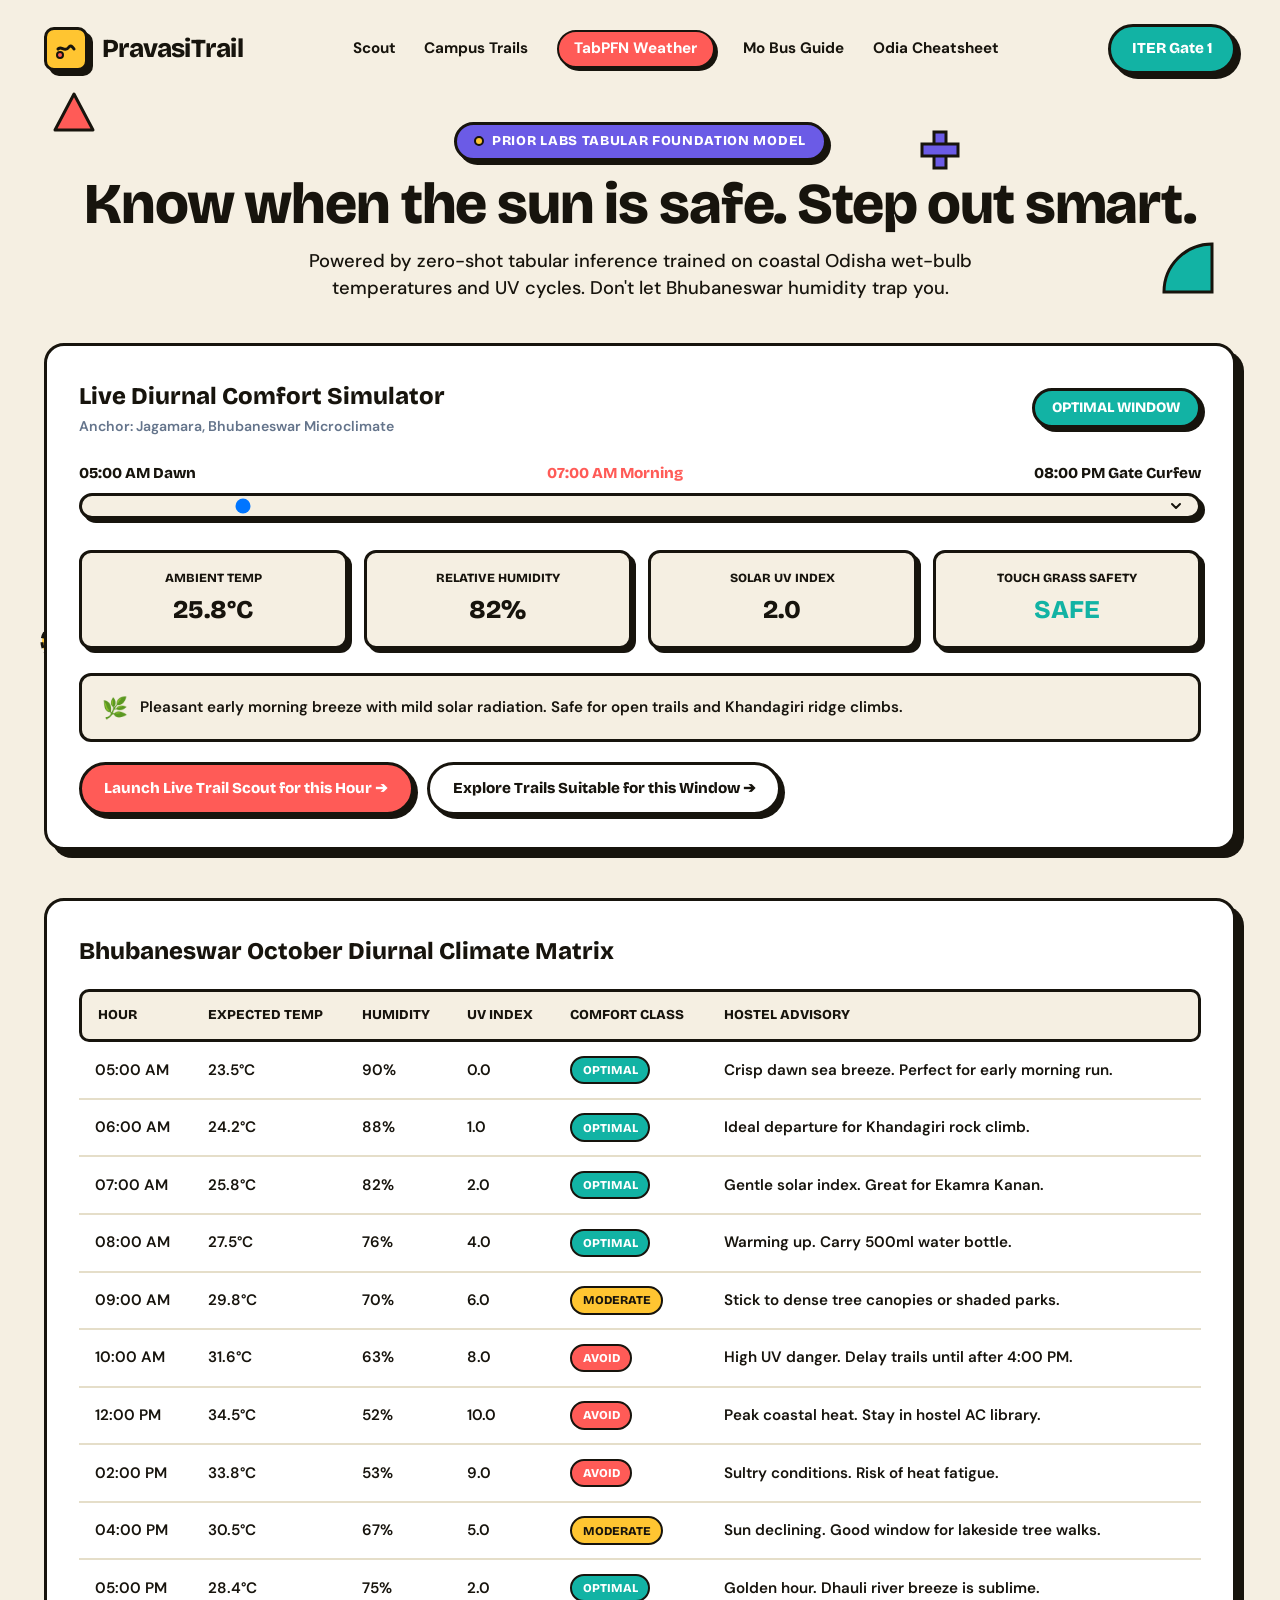
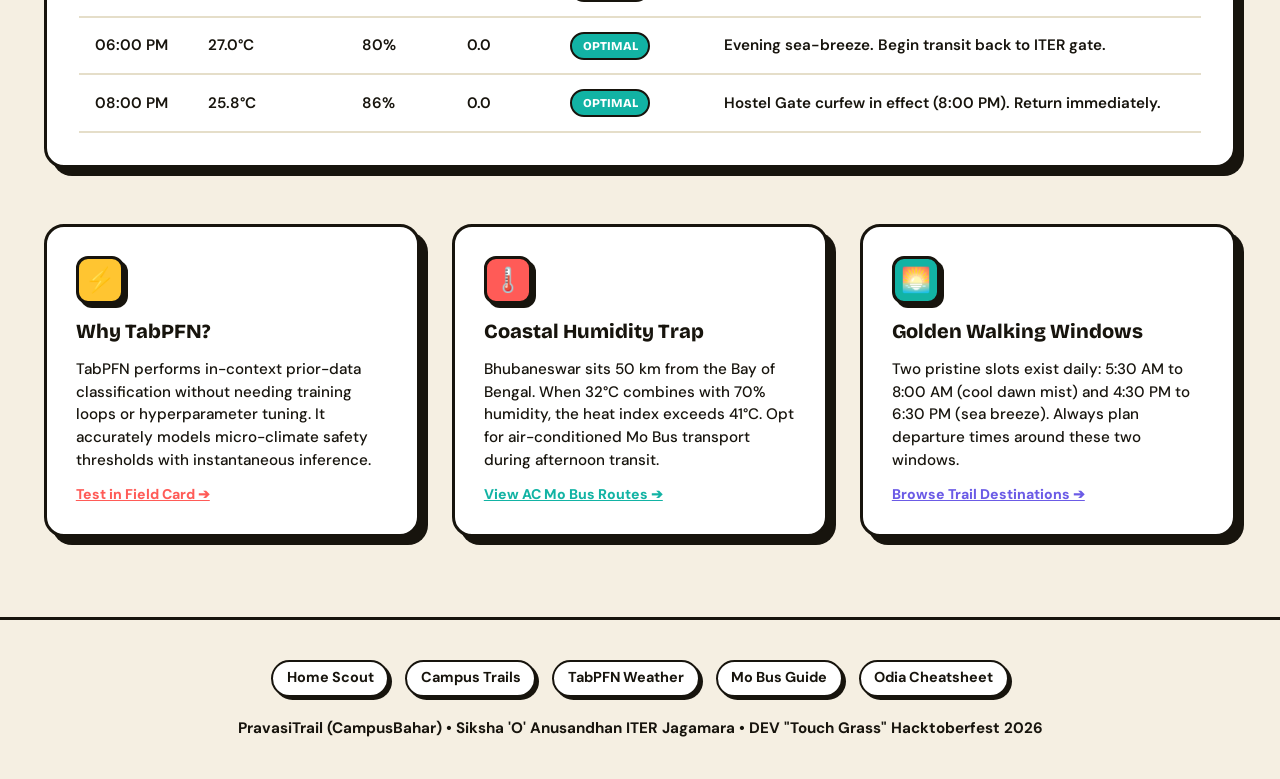
<file: static/weather.html>
<!DOCTYPE html>
<html lang="en">
<head>
  <meta charset="UTF-8">
  <meta name="viewport" content="width=device-width, initial-scale=1.0">
  <title>TabPFN Weather Comfort | PravasiTrail (CampusBahar)</title>
  <link rel="preconnect" href="https://fonts.googleapis.com">
  <link rel="preconnect" href="https://fonts.gstatic.com" crossorigin>
  <link href="https://fonts.googleapis.com/css2?family=Bricolage+Grotesque:opsz,wght@12..96,700;12..96,800&family=DM+Sans:wght@400;500;700&display=swap" rel="stylesheet">
  <link rel="stylesheet" href="style.css">
  <style>
    :root {
      --bg-cream: #f5efe2;
      --ink: #17140d;
      --teal: #12b3a4;
      --coral: #ff5b57;
      --mustard: #ffc531;
      --violet: #6b5be6;
      --sky: #3aa0ff;
      --white: #ffffff;
      
      --font-display: 'Bricolage Grotesque', -apple-system, BlinkMacSystemFont, sans-serif;
      --font-body: 'DM Sans', -apple-system, BlinkMacSystemFont, sans-serif;
      
      --border-hard: 3px solid #17140d;
      --shadow-lg: 8px 8px 0 #17140d;
      --shadow-md: 5px 5px 0 #17140d;
      --shadow-sm: 4px 4px 0 #17140d;
      --shadow-active: 2px 2px 0 #17140d;
    }

    * { box-sizing: border-box; margin: 0; padding: 0; }

    body {
      background-color: var(--bg-cream);
      color: var(--ink);
      font-family: var(--font-body);
      min-height: 100vh;
      overflow-x: hidden;
      position: relative;
      line-height: 1.5;
    }

    ::selection { background: var(--mustard); color: var(--ink); }

    /* CONFETTI ANIMATIONS */
    @keyframes drift {
      0% { transform: translateY(0px) rotate(0deg); }
      50% { transform: translateY(-24px) rotate(15deg); }
      100% { transform: translateY(0px) rotate(0deg); }
    }
    @keyframes spin {
      0% { transform: rotate(0deg); }
      100% { transform: rotate(360deg); }
    }
    @keyframes bob {
      0% { transform: translateY(0px); }
      50% { transform: translateY(-16px); }
      100% { transform: translateY(0px); }
    }

    .confetti-layer {
      position: absolute; top: 0; left: 0; width: 100%; height: 100%;
      pointer-events: none; z-index: 0; overflow: hidden;
    }
    .confetti-item { position: absolute; pointer-events: none; }
    .c-tri-coral { top: 90px; left: 4%; animation: drift 7s ease-in-out infinite; }
    .c-arc-teal { top: 240px; right: 5%; animation: drift 9s ease-in-out infinite; }
    .c-plus-violet { top: 130px; right: 25%; animation: spin 14s linear infinite; }
    .c-dots-mustard { top: 620px; left: 3%; animation: bob 6s ease-in-out infinite; }

    /* NAVBAR */
    .nav-container {
      position: relative; z-index: 10;
      max-width: 1240px; margin: 0 auto;
      padding: 1.5rem 1.5rem 1rem;
      display: flex; align-items: center; justify-content: space-between; gap: 1rem;
    }
    .brand-wrap, .nav-brand {
      display: flex; align-items: center; gap: 0.85rem;
      text-decoration: none; color: var(--ink);
    }
    .brand-tile, .logo-box {
      width: 44px; height: 44px;
      background: var(--mustard);
      border: var(--border-hard);
      box-shadow: var(--shadow-md);
      border-radius: 10px;
      display: flex; align-items: center; justify-content: center;
      transition: transform 0.15s ease, box-shadow 0.15s ease;
    }
    .brand-tile:hover, .logo-box:hover {
      transform: translate(2px, 2px); box-shadow: var(--shadow-active);
    }
    .brand-name, .brand-text, .nav-brand span {
      font-family: var(--font-display);
      font-weight: 800; font-size: 26px;
      letter-spacing: -0.02em;
    }

    select, input, textarea, .memphis-select {
      outline: none !important;
      border: 3px solid #17140d !important;
      background-color: #f5efe2 !important;
      color: #17140d !important;
      box-shadow: 4px 4px 0 #17140d !important;
      -webkit-appearance: none !important;
      -moz-appearance: none !important;
      appearance: none !important;
      border-radius: 12px;
      padding: 10px 14px;
      cursor: pointer;
      background-image: url("data:image/svg+xml,%3Csvg xmlns='http://www.w3.org/2000/svg' width='16' height='16' viewBox='0 0 24 24' fill='none' stroke='%2317140d' stroke-width='3' stroke-linecap='round' stroke-linejoin='round'%3E%3Cpath d='m6 9 6 6 6-6'/%3E%3C/svg%3E") !important;
      background-repeat: no-repeat !important;
      background-position: right 14px center !important;
      padding-right: 44px !important;
    }
    select:focus, input:focus, textarea:focus, .memphis-select:focus {
      outline: none !important;
      border-color: #17140d !important;
      box-shadow: 4px 4px 0 #17140d !important;
      background-color: #ffffff !important;
    }
    option {
      outline: none !important;
      background-color: #f5efe2 !important;
      color: #17140d !important;
    }
    .nav-links { display: flex; align-items: center; gap: 1.8rem; list-style: none; }
    .nav-links a, .nav-link {
      color: var(--ink); font-weight: 700; font-size: 0.95rem;
      text-decoration: none; transition: color 0.15s ease;
    }
    .nav-links a:hover, .nav-link:hover {
      color: var(--coral); text-decoration: underline; text-underline-offset: 4px;
    }
    .nav-link.active, .nav-links a.active, .mobile-nav-link.active {
      background: #ff5b57 !important;
      color: #ffffff !important;
      box-shadow: 3px 3px 0 #17140d !important;
      border: 2px solid #17140d !important;
      border-radius: 9999px !important;
      padding: 0.35rem 0.95rem !important;
      text-decoration: none !important;
      font-weight: 800 !important;
    }
    .btn-gate, .nav-cta-btn {
      background: var(--teal); color: var(--white);
      font-family: var(--font-display); font-weight: 800; font-size: 0.95rem;
      padding: 0.65rem 1.3rem;
      border: var(--border-hard); box-shadow: var(--shadow-md);
      border-radius: 9999px; text-decoration: none;
      display: inline-flex; align-items: center; gap: 0.4rem;
      transition: transform 0.15s ease, box-shadow 0.15s ease;
    }
    .btn-gate:hover, .nav-cta-btn:hover {
      transform: translate(3px, 3px); box-shadow: var(--shadow-active);
    }

    /* HEADER */
    .page-header {
      position: relative; z-index: 1;
      max-width: 1240px; margin: 2rem auto 2.5rem;
      padding: 0 1.5rem; text-align: center;
    }
    .eyebrow-pill {
      display: inline-flex; align-items: center; gap: 0.5rem;
      background: var(--violet); color: var(--white);
      border: var(--border-hard); box-shadow: var(--shadow-sm);
      border-radius: 9999px; padding: 0.4rem 1.1rem;
      font-family: var(--font-display); font-size: 0.85rem; font-weight: 800;
      letter-spacing: 0.05em; text-transform: uppercase; margin-bottom: 0.85rem;
    }
    .eyebrow-dot {
      width: 10px; height: 10px; background: var(--mustard);
      border: 2px solid var(--ink); border-radius: 50%;
    }
    .page-title {
      font-family: var(--font-display);
      font-size: clamp(2.4rem, 4.5vw, 3.8rem);
      font-weight: 800; line-height: 1.05; letter-spacing: -0.02em;
      margin-bottom: 0.8rem;
    }
    .page-lead {
      font-size: 1.15rem; font-weight: 500;
      max-width: 720px; margin: 0 auto; color: var(--ink);
    }

    /* MAIN CONTAINER */
    .content-container {
      position: relative; z-index: 1;
      max-width: 1240px; margin: 0 auto 5rem;
      padding: 0 1.5rem;
    }

    /* INTERACTIVE SIMULATOR CARD */
    .sim-card {
      background: var(--white);
      border: var(--border-hard);
      box-shadow: var(--shadow-lg);
      border-radius: 20px;
      padding: 2rem;
      margin-bottom: 3rem;
    }
    .sim-header {
      display: flex; justify-content: space-between; align-items: center;
      flex-wrap: wrap; gap: 1rem; margin-bottom: 1.5rem;
    }
    .sim-title {
      font-family: var(--font-display); font-size: 1.5rem; font-weight: 800;
    }
    .sim-badge {
      font-family: var(--font-display); font-weight: 800; font-size: 0.9rem;
      text-transform: uppercase; padding: 0.4rem 1.1rem;
      border: var(--border-hard); box-shadow: var(--shadow-sm);
      border-radius: 9999px;
    }
    .badge-optimal { background: var(--teal); color: var(--white); }
    .badge-moderate { background: var(--mustard); color: var(--ink); }
    .badge-avoid { background: var(--coral); color: var(--white); }

    .slider-wrap {
      margin-bottom: 1.5rem;
    }
    .slider-labels {
      display: flex; justify-content: space-between;
      font-family: var(--font-display); font-weight: 800; font-size: 0.95rem;
      margin-bottom: 0.5rem;
    }
    input[type=range] {
      width: 100%; height: 16px;
      background: var(--bg-cream); border: var(--border-hard);
      border-radius: 9999px; outline: none; cursor: pointer;
    }

    .sim-metrics-grid {
      display: grid;
      grid-template-columns: repeat(auto-fit, minmax(180px, 1fr));
      gap: 1rem;
      margin-bottom: 1.5rem;
    }
    .metric-tile {
      background: var(--bg-cream);
      border: var(--border-hard);
      box-shadow: 4px 4px 0 var(--ink);
      border-radius: 12px;
      padding: 1rem;
      text-align: center;
    }
    .metric-label {
      font-family: var(--font-display); font-weight: 800; font-size: 0.78rem;
      text-transform: uppercase; color: var(--ink); margin-bottom: 0.25rem;
    }
    .metric-val {
      font-family: var(--font-display); font-weight: 800; font-size: 1.6rem;
      color: var(--ink);
    }

    .advisory-box {
      background: var(--bg-cream);
      border: var(--border-hard);
      border-radius: 12px; padding: 1rem 1.25rem;
      font-weight: 600; font-size: 0.95rem;
      display: flex; align-items: center; gap: 0.75rem;
    }

    /* TABLE SECTION */
    .table-section {
      background: var(--white);
      border: var(--border-hard);
      box-shadow: var(--shadow-lg);
      border-radius: 20px;
      padding: 2rem;
      margin-bottom: 3.5rem;
      overflow-x: auto;
    }
    .table-title {
      font-family: var(--font-display); font-size: 1.5rem; font-weight: 800;
      margin-bottom: 1.25rem;
    }
    table.memphis-table {
      width: 100%; border-collapse: separate; border-spacing: 0;
      font-size: 0.95rem;
    }
    table.memphis-table th {
      background: var(--bg-cream);
      border-top: var(--border-hard); border-bottom: var(--border-hard);
      font-family: var(--font-display); font-weight: 800; font-size: 0.85rem;
      text-transform: uppercase; padding: 0.85rem 1rem; text-align: left;
    }
    table.memphis-table th:first-child {
      border-left: var(--border-hard); border-radius: 10px 0 0 10px;
    }
    table.memphis-table th:last-child {
      border-right: var(--border-hard); border-radius: 0 10px 10px 0;
    }
    table.memphis-table td {
      padding: 0.85rem 1rem; border-bottom: 2px solid #e5dec9;
      font-weight: 600;
    }
    table.memphis-table tr:hover td {
      background: #fdfaf4;
    }
    .tbl-pill {
      display: inline-block; padding: 0.2rem 0.65rem;
      border-radius: 9999px; border: 2px solid var(--ink);
      font-family: var(--font-display); font-weight: 800; font-size: 0.75rem;
      text-transform: uppercase;
    }
    .tbl-opt { background: var(--teal); color: var(--white); }
    .tbl-mod { background: var(--mustard); color: var(--ink); }
    .tbl-avo { background: var(--coral); color: var(--white); }

    /* THREE-UP CARDS */
    .explain-grid {
      display: grid;
      grid-template-columns: repeat(auto-fit, minmax(300px, 1fr));
      gap: 2rem;
    }
    .explain-card {
      background: var(--white);
      border: var(--border-hard);
      box-shadow: var(--shadow-lg);
      border-radius: 20px;
      padding: 1.8rem;
      display: flex; flex-direction: column; gap: 0.75rem;
    }
    .explain-chip {
      width: 48px; height: 48px;
      border: var(--border-hard); box-shadow: var(--shadow-sm);
      border-radius: 12px;
      display: flex; align-items: center; justify-content: center;
      font-size: 1.5rem;
    }
    .ec-mustard { background: var(--mustard); }
    .ec-coral { background: var(--coral); color: var(--white); }
    .ec-teal { background: var(--teal); color: var(--white); }
    .explain-title {
      font-family: var(--font-display); font-size: 1.25rem; font-weight: 800;
    }
    .explain-text {
      font-size: 0.95rem; font-weight: 500; line-height: 1.5;
    }

    .btn-scout-action {
      background: var(--coral); color: var(--white);
      font-family: var(--font-display); font-weight: 800; font-size: 0.95rem;
      padding: 0.75rem 1.4rem; border: var(--border-hard);
      box-shadow: var(--shadow-sm); border-radius: 9999px;
      text-decoration: none; display: inline-flex; align-items: center; gap: 0.4rem;
      transition: transform 0.15s ease, box-shadow 0.15s ease;
    }
    .btn-scout-action:hover {
      transform: translate(2px, 2px); box-shadow: var(--shadow-active);
      background: var(--mustard); color: var(--ink);
    }
    .btn-scout-ghost {
      background: var(--white); color: var(--ink);
      font-family: var(--font-display); font-weight: 800; font-size: 0.95rem;
      padding: 0.75rem 1.4rem; border: var(--border-hard);
      box-shadow: var(--shadow-sm); border-radius: 9999px;
      text-decoration: none; display: inline-flex; align-items: center; gap: 0.4rem;
      transition: transform 0.15s ease, box-shadow 0.15s ease;
    }
    .btn-scout-ghost:hover {
      transform: translate(2px, 2px); box-shadow: var(--shadow-active);
      background: var(--bg-cream);
    }

    footer {
      border-top: var(--border-hard); background: var(--bg-cream);
      padding: 2.5rem 1.5rem; text-align: center;
      font-weight: 700; font-size: 0.95rem;
    }

    .footer-nav {
      display: flex; justify-content: center;
      gap: 1rem; flex-wrap: wrap; margin-bottom: 1.25rem;
    }
    .footer-nav a {
      color: var(--ink); font-weight: 700; text-decoration: none; font-size: 0.9rem;
      border: 2px solid var(--ink); background: var(--white);
      padding: 0.35rem 0.85rem; border-radius: 9999px;
      box-shadow: 3px 3px 0 var(--ink);
      transition: transform 0.15s ease, box-shadow 0.15s ease;
    }
    .footer-nav a:hover {
      transform: translate(2px, 2px); box-shadow: 1px 1px 0 var(--ink);
      background: var(--mustard);
    }

    .mobile-nav-bar { display: none; }

    @media (max-width: 960px) {
      .nav-links { display: none; }
      .mobile-nav-bar {
        display: flex; align-items: center; justify-content: center;
        gap: 0.6rem; flex-wrap: wrap; margin: 0.5rem auto 1.5rem;
        padding: 0 1rem; position: relative; z-index: 10;
      }
      .mobile-nav-link {
        font-family: var(--font-display); font-weight: 800; font-size: 0.82rem;
        color: var(--ink); text-decoration: none;
        background: var(--white); border: 2px solid var(--ink);
        box-shadow: 3px 3px 0 var(--ink); padding: 0.35rem 0.75rem;
        border-radius: 9999px;
      }
      .mobile-nav-link:hover, .mobile-nav-link.active { background: var(--mustard); }
    }

  </style>
</head>
<body>

  <!-- BACKGROUND CONFETTI -->
  <div class="confetti-layer" aria-hidden="true">
    <svg class="confetti-item c-tri-coral" width="46" height="46" viewBox="0 0 46 46">
      <polygon points="23,4 42,40 4,40" fill="#ff5b57" stroke="#17140d" stroke-width="3" stroke-linejoin="round"/>
    </svg>
    <svg class="confetti-item c-arc-teal" width="56" height="56" viewBox="0 0 56 56">
      <path d="M4 52 A48 48 0 0 1 52 4 L52 52 Z" fill="#12b3a4" stroke="#17140d" stroke-width="3"/>
    </svg>
    <svg class="confetti-item c-plus-violet" width="40" height="40" viewBox="0 0 40 40">
      <rect x="14" y="2" width="12" height="36" fill="#6b5be6" stroke="#17140d" stroke-width="3"/>
      <rect x="2" y="14" width="36" height="12" fill="#6b5be6" stroke="#17140d" stroke-width="3"/>
    </svg>
    <svg class="confetti-item c-dots-mustard" width="44" height="44" viewBox="0 0 44 44">
      <circle cx="22" cy="22" r="18" fill="#ffc531" stroke="#17140d" stroke-width="3" stroke-dasharray="6,4"/>
    </svg>
  </div>

  <!-- NAVIGATION BAR -->
  <nav class="nav-container">
    <a href="/" class="nav-brand">
      <div class="logo-box">
        <svg width="24" height="24" viewBox="0 0 24 24" fill="none">
          <path d="M4 12C7 8 11 16 15 10C17 7 20 12 20 12" stroke="#17140d" stroke-width="3" stroke-linecap="round"/>
          <circle cx="6" cy="18" r="3" fill="#ff5b57" stroke="#17140d" stroke-width="2"/>
        </svg>
      </div>
      <span class="brand-text">PravasiTrail</span>
    </a>

    <div class="nav-links">
      <a href="/" class="nav-link">Scout</a>
      <a href="/trails" class="nav-link">Campus Trails</a>
      <a href="/weather" class="nav-link active">TabPFN Weather</a>
      <a href="/mobus" class="nav-link">Mo Bus Guide</a>
      <a href="/odia" class="nav-link">Odia Cheatsheet</a>
    </div>

    <a href="/" class="nav-cta-btn">ITER Gate 1</a>
  </nav>

  <!-- Mobile Quick Navigation Bar -->
  <div class="mobile-nav-bar">
    <a href="/" class="mobile-nav-link">🏠 Scout</a>
    <a href="/trails" class="mobile-nav-link">🚶 Trails</a>
    <a href="/weather" class="mobile-nav-link active">☀️ Weather</a>
    <a href="/mobus" class="mobile-nav-link">🚌 Mo Bus</a>
    <a href="/odia" class="mobile-nav-link">🗣️ Odia</a>
  </div>

  <!-- HEADER -->
  <header class="page-header">
    <div class="eyebrow-pill">
      <span class="eyebrow-dot"></span>
      <span>PRIOR LABS TABULAR FOUNDATION MODEL</span>
    </div>
    <h1 class="page-title">Know when the sun is safe. Step out smart.</h1>
    <p class="page-lead">Powered by zero-shot tabular inference trained on coastal Odisha wet-bulb temperatures and UV cycles. Don't let Bhubaneswar humidity trap you.</p>
  </header>

  <!-- MAIN CONTENT -->
  <main class="content-container">
    <!-- INTERACTIVE SIMULATOR -->
    <div class="sim-card">
      <div class="sim-header">
        <div>
          <h2 class="sim-title">Live Diurnal Comfort Simulator</h2>
          <span style="font-weight: 600; font-size: 0.88rem; color: #64748b;">Anchor: Jagamara, Bhubaneswar Microclimate</span>
        </div>
        <div class="sim-badge badge-optimal" id="sim-badge">Optimal Window</div>
      </div>

      <div class="slider-wrap">
        <div class="slider-labels">
          <span>05:00 AM Dawn</span>
          <span id="slider-hour-text" style="color: var(--coral);">07:00 AM Morning</span>
          <span>08:00 PM Gate Curfew</span>
        </div>
        <input type="range" id="hour-slider" min="5" max="20" value="7" oninput="updateSimulator(this.value)">
      </div>

      <div class="sim-metrics-grid">
        <div class="metric-tile">
          <div class="metric-label">Ambient Temp</div>
          <div class="metric-val" id="val-temp">25.8°C</div>
        </div>
        <div class="metric-tile">
          <div class="metric-label">Relative Humidity</div>
          <div class="metric-val" id="val-hum">82%</div>
        </div>
        <div class="metric-tile">
          <div class="metric-label">Solar UV Index</div>
          <div class="metric-val" id="val-uv">2.0</div>
        </div>
        <div class="metric-tile">
          <div class="metric-label">Touch Grass Safety</div>
          <div class="metric-val" id="val-safe" style="color: var(--teal);">SAFE</div>
        </div>
      </div>

      <div class="advisory-box">
        <span style="font-size: 1.3rem;">🌿</span>
        <span id="advisory-text">Pleasant early morning breeze with mild solar radiation. Safe for open trails and Khandagiri ridge climbs.</span>
      </div>

      <div style="margin-top: 1.25rem; display: flex; gap: 0.85rem; flex-wrap: wrap;">
        <a href="index.html" class="btn-scout-action">Launch Live Trail Scout for this Hour ➔</a>
        <a href="trails.html" class="btn-scout-ghost">Explore Trails Suitable for this Window ➔</a>
      </div>
    </div>

    <!-- TABULAR FORECAST MATRIX -->
    <div class="table-section">
      <h2 class="table-title">Bhubaneswar October Diurnal Climate Matrix</h2>
      <table class="memphis-table">
        <thead>
          <tr>
            <th>Hour</th>
            <th>Expected Temp</th>
            <th>Humidity</th>
            <th>UV Index</th>
            <th>Comfort Class</th>
            <th>Hostel Advisory</th>
          </tr>
        </thead>
        <tbody>
          <tr>
            <td>05:00 AM</td>
            <td>23.5°C</td>
            <td>90%</td>
            <td>0.0</td>
            <td><span class="tbl-pill tbl-opt">Optimal</span></td>
            <td>Crisp dawn sea breeze. Perfect for early morning run.</td>
          </tr>
          <tr>
            <td>06:00 AM</td>
            <td>24.2°C</td>
            <td>88%</td>
            <td>1.0</td>
            <td><span class="tbl-pill tbl-opt">Optimal</span></td>
            <td>Ideal departure for Khandagiri rock climb.</td>
          </tr>
          <tr>
            <td>07:00 AM</td>
            <td>25.8°C</td>
            <td>82%</td>
            <td>2.0</td>
            <td><span class="tbl-pill tbl-opt">Optimal</span></td>
            <td>Gentle solar index. Great for Ekamra Kanan.</td>
          </tr>
          <tr>
            <td>08:00 AM</td>
            <td>27.5°C</td>
            <td>76%</td>
            <td>4.0</td>
            <td><span class="tbl-pill tbl-opt">Optimal</span></td>
            <td>Warming up. Carry 500ml water bottle.</td>
          </tr>
          <tr>
            <td>09:00 AM</td>
            <td>29.8°C</td>
            <td>70%</td>
            <td>6.0</td>
            <td><span class="tbl-pill tbl-mod">Moderate</span></td>
            <td>Stick to dense tree canopies or shaded parks.</td>
          </tr>
          <tr>
            <td>10:00 AM</td>
            <td>31.6°C</td>
            <td>63%</td>
            <td>8.0</td>
            <td><span class="tbl-pill tbl-avo">Avoid</span></td>
            <td>High UV danger. Delay trails until after 4:00 PM.</td>
          </tr>
          <tr>
            <td>12:00 PM</td>
            <td>34.5°C</td>
            <td>52%</td>
            <td>10.0</td>
            <td><span class="tbl-pill tbl-avo">Avoid</span></td>
            <td>Peak coastal heat. Stay in hostel AC library.</td>
          </tr>
          <tr>
            <td>02:00 PM</td>
            <td>33.8°C</td>
            <td>53%</td>
            <td>9.0</td>
            <td><span class="tbl-pill tbl-avo">Avoid</span></td>
            <td>Sultry conditions. Risk of heat fatigue.</td>
          </tr>
          <tr>
            <td>04:00 PM</td>
            <td>30.5°C</td>
            <td>67%</td>
            <td>5.0</td>
            <td><span class="tbl-pill tbl-mod">Moderate</span></td>
            <td>Sun declining. Good window for lakeside tree walks.</td>
          </tr>
          <tr>
            <td>05:00 PM</td>
            <td>28.4°C</td>
            <td>75%</td>
            <td>2.0</td>
            <td><span class="tbl-pill tbl-opt">Optimal</span></td>
            <td>Golden hour. Dhauli river breeze is sublime.</td>
          </tr>
          <tr>
            <td>06:00 PM</td>
            <td>27.0°C</td>
            <td>80%</td>
            <td>0.0</td>
            <td><span class="tbl-pill tbl-opt">Optimal</span></td>
            <td>Evening sea-breeze. Begin transit back to ITER gate.</td>
          </tr>
          <tr>
            <td>08:00 PM</td>
            <td>25.8°C</td>
            <td>86%</td>
            <td>0.0</td>
            <td><span class="tbl-pill tbl-opt">Optimal</span></td>
            <td>Hostel Gate curfew in effect (8:00 PM). Return immediately.</td>
          </tr>
        </tbody>
      </table>
    </div>

    <!-- THREE-UP HIGHLIGHT CARDS -->
    <div class="explain-grid">
      <div class="explain-card">
        <div class="explain-chip ec-mustard">⚡</div>
        <h3 class="explain-title">Why TabPFN?</h3>
        <p class="explain-text">TabPFN performs in-context prior-data classification without needing training loops or hyperparameter tuning. It accurately models micro-climate safety thresholds with instantaneous inference.</p>
        <a href="/" style="font-weight: 800; font-size: 0.88rem; color: var(--coral); text-decoration: underline; margin-top: auto;">Test in Field Card ➔</a>
      </div>

      <div class="explain-card">
        <div class="explain-chip ec-coral">🌡️</div>
        <h3 class="explain-title">Coastal Humidity Trap</h3>
        <p class="explain-text">Bhubaneswar sits 50 km from the Bay of Bengal. When 32°C combines with 70% humidity, the heat index exceeds 41°C. Opt for air-conditioned Mo Bus transport during afternoon transit.</p>
        <a href="/mobus" style="font-weight: 800; font-size: 0.88rem; color: var(--teal); text-decoration: underline; margin-top: auto;">View AC Mo Bus Routes ➔</a>
      </div>

      <div class="explain-card">
        <div class="explain-chip ec-teal">🌅</div>
        <h3 class="explain-title">Golden Walking Windows</h3>
        <p class="explain-text">Two pristine slots exist daily: 5:30 AM to 8:00 AM (cool dawn mist) and 4:30 PM to 6:30 PM (sea breeze). Always plan departure times around these two windows.</p>
        <a href="/trails" style="font-weight: 800; font-size: 0.88rem; color: var(--violet); text-decoration: underline; margin-top: auto;">Browse Trail Destinations ➔</a>
      </div>
    </div>
  </main>

  <footer>
    <div class="footer-nav">
      <a href="/">Home Scout</a>
      <a href="/trails">Campus Trails</a>
      <a href="/weather">TabPFN Weather</a>
      <a href="/mobus">Mo Bus Guide</a>
      <a href="/odia">Odia Cheatsheet</a>
    </div>
    <p>PravasiTrail (CampusBahar) • Siksha 'O' Anusandhan ITER Jagamara • DEV "Touch Grass" Hacktoberfest 2026</p>
  </footer>

  <script>
    // Live Render API Base URL for production & Vercel deployment
    const API_BASE_URL = "https://campusbahar.onrender.com";

    const climateTable = {
      5: { temp: 23.5, hum: 90, uv: 0.0, class: "Optimal", safe: "SAFE", adv: "Crisp dawn sea breeze. Perfect for early morning run." },
      6: { temp: 24.2, hum: 88, uv: 1.0, class: "Optimal", safe: "SAFE", adv: "Ideal departure for Khandagiri rock climb." },
      7: { temp: 25.8, hum: 82, uv: 2.0, class: "Optimal", safe: "SAFE", adv: "Pleasant early morning breeze with mild solar radiation. Safe for open trails." },
      8: { temp: 27.5, hum: 76, uv: 4.0, class: "Optimal", safe: "SAFE", adv: "Warming up. Carry 500ml water bottle." },
      9: { temp: 29.8, hum: 70, uv: 6.0, class: "Moderate", safe: "CAUTION", adv: "Moderate thermal load. Stick to dense tree canopies." },
      10: { temp: 31.6, hum: 63, uv: 8.0, class: "Avoid", safe: "UNSAFE", adv: "High UV danger. Delay trails until after 4:00 PM." },
      11: { temp: 33.4, hum: 56, uv: 9.0, class: "Avoid", safe: "UNSAFE", adv: "Peak coastal heat. Stay in hostel AC library." },
      12: { temp: 34.5, hum: 52, uv: 10.0, class: "Avoid", safe: "UNSAFE", adv: "Severe heat & UV index. Outdoor hiking strictly discouraged." },
      13: { temp: 34.2, hum: 50, uv: 10.0, class: "Avoid", safe: "UNSAFE", adv: "Harsh sun. Rest in hostel or visit Odisha State Museum." },
      14: { temp: 33.8, hum: 53, uv: 9.0, class: "Avoid", safe: "UNSAFE", adv: "Sultry conditions. Risk of heat fatigue." },
      15: { temp: 32.2, hum: 59, uv: 7.0, class: "Avoid", safe: "UNSAFE", adv: "Sun beginning descent but pavement retains heat." },
      16: { temp: 30.5, hum: 67, uv: 5.0, class: "Moderate", safe: "CAUTION", adv: "Sun declining. Good window for lakeside tree walks." },
      17: { temp: 28.4, hum: 75, uv: 2.0, class: "Optimal", safe: "SAFE", adv: "Golden hour. Dhauli river breeze is sublime." },
      18: { temp: 27.0, hum: 80, uv: 0.0, class: "Optimal", safe: "SAFE", adv: "Evening sea-breeze. Begin transit back to ITER gate." },
      19: { temp: 26.2, hum: 84, uv: 0.0, class: "Optimal", safe: "SAFE", adv: "Brisk evening stroll before hostel gates close." },
      20: { temp: 25.8, hum: 86, uv: 0.0, class: "Optimal", safe: "SAFE", adv: "Hostel Gate curfew in effect (8:00 PM). Return immediately." }
    };

    function updateSimulator(hourVal) {
      hourVal = parseInt(hourVal);
      const data = climateTable[hourVal] || climateTable[7];
      
      const period = hourVal >= 12 ? 'PM' : 'AM';
      const dispHour = hourVal > 12 ? hourVal - 12 : hourVal;
      document.getElementById('slider-hour-text').innerText = `${dispHour.toString().padStart(2, '0')}:00 ${period}`;

      document.getElementById('val-temp').innerText = `${data.temp}°C`;
      document.getElementById('val-hum').innerText = `${data.hum}%`;
      document.getElementById('val-uv').innerText = data.uv.toFixed(1);
      
      const safeEl = document.getElementById('val-safe');
      safeEl.innerText = data.safe;
      safeEl.style.color = data.class === 'Optimal' ? 'var(--teal)' : (data.class === 'Moderate' ? 'var(--mustard)' : 'var(--coral)');

      const badge = document.getElementById('sim-badge');
      badge.className = 'sim-badge';
      if (data.class === 'Optimal') {
        badge.classList.add('badge-optimal');
        badge.innerText = 'Optimal Window';
      } else if (data.class === 'Moderate') {
        badge.classList.add('badge-moderate');
        badge.innerText = 'Moderate Thermal';
      } else {
        badge.classList.add('badge-avoid');
        badge.innerText = 'Avoid High Heat';
      }

      document.getElementById('advisory-text').innerText = data.adv;
    }

    // Ensure seamless navigation when browsing static files directly via file:// protocol
    window.addEventListener('DOMContentLoaded', () => {
      if (window.location.protocol === 'file:') {
        document.querySelectorAll('a[href^="/"]').forEach(a => {
          const path = a.getAttribute('href');
          if (path === '/') {
            a.setAttribute('href', 'index.html');
          } else if (path.startsWith('/?')) {
            a.setAttribute('href', path.replace('/?', 'index.html?'));
          } else if (path.startsWith('/') && !path.includes('.html')) {
            a.setAttribute('href', path.replace(/^\//, '') + '.html');
          }
        });
      }
    });
  </script>
</body>
</html>
</file>
<file: static/style.css>
/* =========================================================
   PravasiTrail (CampusBahar) - Global Memphis Design System
   Warm cream #f5efe2 canvas, near-black #17140d ink, 3px solid borders,
   flat 8px 8px 0 #17140d offset shadows, saturated retro fills.
   ========================================================= */

:root {
  --bg-cream: #f5efe2;
  --ink: #17140d;
  --teal: #12b3a4;
  --coral: #ff5b57;
  --mustard: #ffc531;
  --violet: #6b5be6;
  --sky: #3aa0ff;
  --white: #ffffff;
  
  --font-display: 'Bricolage Grotesque', -apple-system, BlinkMacSystemFont, sans-serif;
  --font-body: 'DM Sans', -apple-system, BlinkMacSystemFont, sans-serif;
  
  --border-hard: 3px solid #17140d;
  --shadow-lg: 8px 8px 0 #17140d;
  --shadow-md: 5px 5px 0 #17140d;
  --shadow-sm: 4px 4px 0 #17140d;
  --shadow-active: 2px 2px 0 #17140d;
}

/* =========================================================
   1. Universal Dropdown & Input Styling
   Standardized appearance: none, SVG arrow, focus box-shadow
   ========================================================= */
select, input, textarea, .memphis-select {
  appearance: none !important;
  -webkit-appearance: none !important;
  -moz-appearance: none !important;
  outline: none !important;
  border: 3px solid #17140d !important;
  background-color: #f5efe2 !important;
  color: #17140d !important;
  box-shadow: 4px 4px 0 #17140d !important;
  border-radius: 12px;
  padding: 10px 14px;
  font-family: var(--font-body);
  font-weight: 700;
  font-size: 0.95rem;
  transition: transform 0.15s ease, box-shadow 0.15s ease;
}

select, .memphis-select {
  background-image: url("data:image/svg+xml,%3Csvg xmlns='http://www.w3.org/2000/svg' width='16' height='16' viewBox='0 0 24 24' fill='none' stroke='%2317140d' stroke-width='3' stroke-linecap='round' stroke-linejoin='round'%3E%3Cpath d='m6 9 6 6 6-6'/%3E%3C/svg%3E") !important;
  background-repeat: no-repeat !important;
  background-position: right 14px center !important;
  background-size: 16px 16px !important;
  padding-right: 44px !important;
  cursor: pointer;
}

select:focus, input:focus, textarea:focus, .memphis-select:focus {
  outline: none !important;
  border-color: #17140d !important;
  box-shadow: 4px 4px 0 #17140d !important;
  background-color: #ffffff !important;
}

option {
  appearance: none !important;
  -webkit-appearance: none !important;
  -moz-appearance: none !important;
  outline: none !important;
  background-color: #f5efe2 !important;
  color: #17140d !important;
  padding: 10px 14px !important;
  font-weight: 700 !important;
  border: none !important;
}

optgroup {
  outline: none !important;
  background-color: #ede5d5 !important;
  color: #17140d !important;
  font-weight: 800 !important;
  font-family: var(--font-display) !important;
  padding: 8px 10px !important;
}

/* =========================================================
   2. Normalized Navigation Active States
   background #ff5b57, color #ffffff, box-shadow 3px 3px 0 #17140d
   ========================================================= */
.nav-link.active, .nav-links a.active, .mobile-nav-link.active {
  background: #ff5b57 !important;
  color: #ffffff !important;
  box-shadow: 3px 3px 0 #17140d !important;
  border: 2px solid #17140d !important;
  border-radius: 9999px !important;
  padding: 0.35rem 0.95rem !important;
  text-decoration: none !important;
  font-weight: 800 !important;
}

/* =========================================================
   3. Trails Card Grid Height Normalization
   Grid: repeat(auto-fill, minmax(340px, 1fr)), gap 24px
   Cards: flex column, justify-content space-between
   ========================================================= */
.trails-grid {
  display: grid !important;
  grid-template-columns: repeat(auto-fill, minmax(340px, 1fr)) !important;
  gap: 24px !important;
  max-width: 1280px;
  margin: 0 auto 4rem;
  padding: 0 2rem;
}

.trail-card {
  display: flex !important;
  flex-direction: column !important;
  justify-content: space-between !important;
  height: 100% !important;
  box-sizing: border-box !important;
}

.trail-card > div:first-child {
  display: flex;
  flex-direction: column;
  flex: 1 1 auto;
}

.trail-card .btn-scout-trail {
  margin-top: auto;
}

/* =========================================================
   5. ElevenLabs Audio Companion Sticky Player Bar
   Sticky bottom player toast with play/pause and stop controls
   ========================================================= */
.audio-player-toast {
  position: fixed;
  bottom: 24px;
  left: 50%;
  transform: translateX(-50%) translateY(140px);
  background: var(--mustard);
  color: var(--ink);
  border: var(--border-hard);
  box-shadow: var(--shadow-lg);
  border-radius: 9999px;
  padding: 0.75rem 1.6rem;
  display: flex;
  align-items: center;
  gap: 1.25rem;
  z-index: 9999;
  opacity: 0;
  pointer-events: none;
  transition: all 0.3s cubic-bezier(0.16, 1, 0.3, 1);
  max-width: min(650px, 94vw);
  box-sizing: border-box;
}

.audio-player-toast.active {
  transform: translateX(-50%) translateY(0);
  opacity: 1;
  pointer-events: auto;
}

.audio-toast-info {
  display: flex;
  align-items: center;
  gap: 0.65rem;
  min-width: 0;
  flex: 1;
}

.audio-toast-icon {
  font-size: 1.5rem;
  animation: pulse-audio 1.5s infinite ease-in-out;
}

@keyframes pulse-audio {
  0%, 100% { transform: scale(1); }
  50% { transform: scale(1.15); }
}

.audio-toast-text {
  display: flex;
  flex-direction: column;
  min-width: 0;
}

.audio-toast-title {
  font-family: var(--font-display);
  font-weight: 800;
  font-size: 0.95rem;
  white-space: nowrap;
  overflow: hidden;
  text-overflow: ellipsis;
}

.audio-toast-subtitle {
  font-size: 0.76rem;
  font-weight: 600;
  color: #334155;
  white-space: nowrap;
  overflow: hidden;
  text-overflow: ellipsis;
}

.audio-toast-controls {
  display: flex;
  align-items: center;
  gap: 0.6rem;
  flex-shrink: 0;
}

.btn-audio-ctrl {
  background: var(--white);
  color: var(--ink);
  border: 2px solid var(--ink);
  box-shadow: 3px 3px 0 var(--ink);
  border-radius: 9999px;
  padding: 0.4rem 0.85rem;
  font-family: var(--font-display);
  font-weight: 800;
  font-size: 0.82rem;
  cursor: pointer;
  display: inline-flex;
  align-items: center;
  gap: 0.35rem;
  transition: transform 0.15s ease, box-shadow 0.15s ease, background 0.15s ease;
}

.btn-audio-ctrl:hover {
  transform: translate(-1px, -1px);
  box-shadow: 4px 4px 0 var(--ink);
  background: var(--bg-cream);
}

.btn-audio-ctrl.btn-audio-stop {
  background: var(--coral);
  color: var(--white);
}

.btn-audio-ctrl.btn-audio-stop:hover {
  background: #f04844;
}
</file>
